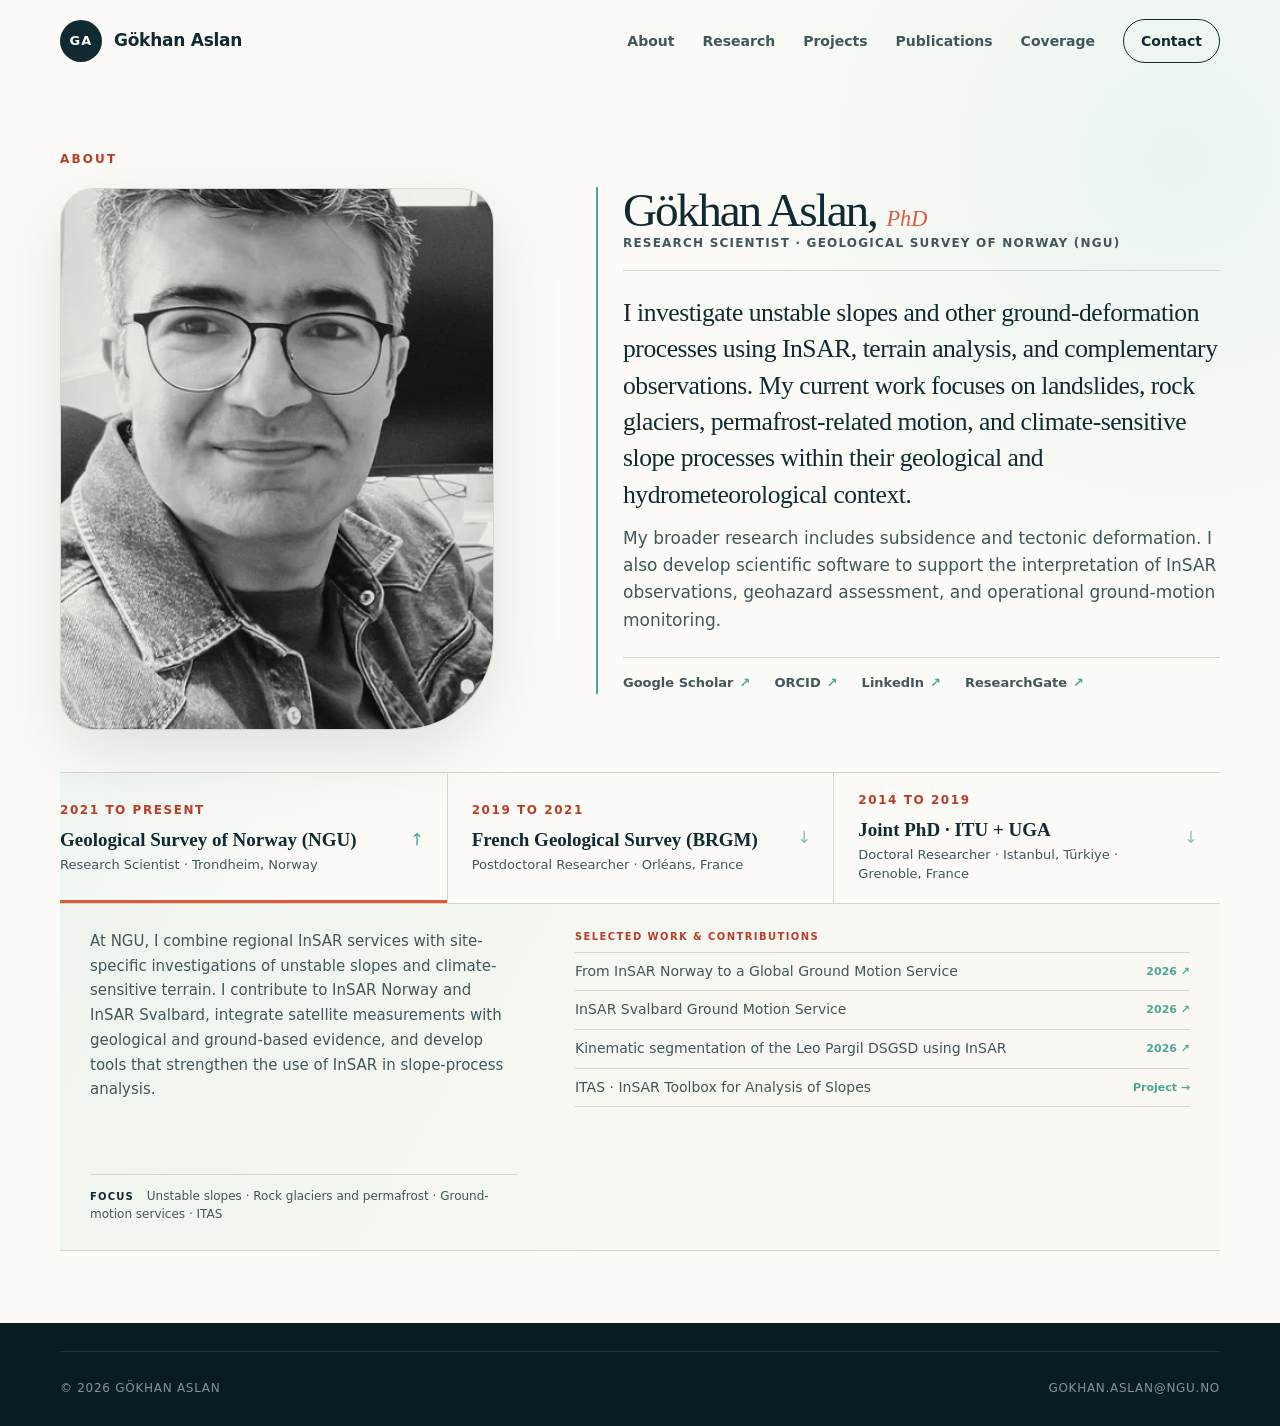
<file: index.html>
<!doctype html>
<html lang="en">
  <head>
    <meta charset="utf-8">
    <meta name="viewport" content="width=device-width, initial-scale=1">
    <meta
      name="description"
      content="Gökhan Aslan is a remote sensing and InSAR scientist working on ground deformation, landslide monitoring, terrain analysis, and reproducible geospatial workflows."
    >
    <meta name="theme-color" content="#102a30">
    <meta name="author" content="Gökhan Aslan">
    <meta property="og:type" content="website">
    <meta property="og:title" content="Gökhan Aslan | Remote Sensing &amp; InSAR Scientist">
    <meta property="og:description" content="Research on unstable slopes, ground deformation, InSAR, and reproducible scientific software.">
    <meta name="twitter:card" content="summary_large_image">
    <meta name="twitter:title" content="Gökhan Aslan | Remote Sensing &amp; InSAR Scientist">
    <meta name="twitter:description" content="Research on unstable slopes, ground deformation, InSAR, and reproducible scientific software.">
    <title>Gökhan Aslan | Remote Sensing &amp; InSAR Scientist</title>
    <link rel="icon" href="assets/favicon.ico" sizes="any">
    <link rel="apple-touch-icon" href="assets/apple-touch-icon.png">
    <link rel="stylesheet" href="styles.css?v=20260904-15">
    <script src="script.js?v=20260904-1" defer></script>
    <script type="application/ld+json">
      {
        "@context": "https://schema.org",
        "@type": "Person",
        "name": "Gökhan Aslan",
        "honorificSuffix": "PhD",
        "jobTitle": "Research Scientist",
        "affiliation": {
          "@type": "Organization",
          "name": "Geological Survey of Norway"
        },
        "sameAs": [
          "https://scholar.google.com/citations?user=bg_ePEIAAAAJ&hl=en",
          "https://orcid.org/0000-0001-9482-4382",
          "https://www.linkedin.com/in/gokhanaslan/",
          "https://www.researchgate.net/profile/Goekhan-Aslan-3"
        ],
        "knowsAbout": [
          "InSAR",
          "remote sensing",
          "unstable slopes",
          "ground deformation",
          "scientific software"
        ]
      }
    </script>
  </head>
  <body class="home-page">
    <a class="skip-link" href="#main-content">Skip to content</a>

    <header class="site-header" data-header>
      <div class="shell nav-shell">
        <a class="brand" href="#about" aria-label="Gökhan Aslan, home">
          <span class="brand-mark" aria-hidden="true">GA</span>
          <span class="brand-name">Gökhan Aslan</span>
        </a>

        <button
          class="nav-toggle"
          type="button"
          aria-expanded="false"
          aria-controls="site-navigation"
          data-nav-toggle
        >
          <span class="sr-only">Toggle navigation</span>
          <span aria-hidden="true"></span>
          <span aria-hidden="true"></span>
        </button>

        <nav id="site-navigation" class="site-nav" aria-label="Primary navigation" data-nav>
          <a href="#about">About</a>
          <a href="research.html">Research</a>
          <a href="projects.html">Projects</a>
          <a href="publications.html">Publications</a>
          <a href="media.html">Coverage</a>
          <a class="nav-contact" href="mailto:gokhan.aslan@ngu.no">Contact</a>
        </nav>
      </div>
    </header>

    <main id="main-content">
      <section id="about" class="about-section" aria-labelledby="about-title">
        <div class="shell about-editorial reveal">
          <div class="about-visual">
            <p class="section-kicker">About</p>
            <figure class="about-portrait">
              <img
                src="assets/gokhan-aslan-portrait-960.webp"
                srcset="assets/gokhan-aslan-portrait-480.webp 480w, assets/gokhan-aslan-portrait-960.webp 960w"
                sizes="(max-width: 720px) min(78vw, 420px), 315px"
                alt="Portrait of Gökhan Aslan"
                width="960"
                height="960"
                decoding="async"
                fetchpriority="high"
              >
              <figcaption class="sr-only">Portrait of Gökhan Aslan</figcaption>
            </figure>
          </div>

          <div class="about-copy">
            <header class="about-identity">
              <h1 id="about-title">Gökhan Aslan, <span>PhD</span></h1>
              <p>Research Scientist · Geological Survey of Norway (NGU)</p>
            </header>
            <p class="about-lead">I investigate unstable slopes and other ground-deformation processes using InSAR, terrain analysis, and complementary observations. My current work focuses on landslides, rock glaciers, permafrost-related motion, and climate-sensitive slope processes within their geological and hydrometeorological context.</p>
              <p>My broader research includes subsidence and tectonic deformation. I also develop scientific software to support the interpretation of InSAR observations, geohazard assessment, and operational ground-motion monitoring.</p>
            <nav class="about-profiles" aria-label="Academic and professional profiles">
              <a href="https://scholar.google.com/citations?user=bg_ePEIAAAAJ&amp;hl=en" target="_blank" rel="noopener noreferrer">Google Scholar <span aria-hidden="true">↗</span></a>
              <a href="https://orcid.org/0000-0001-9482-4382" target="_blank" rel="noopener noreferrer">ORCID <span aria-hidden="true">↗</span></a>
              <a href="https://www.linkedin.com/in/gokhanaslan/" target="_blank" rel="noopener noreferrer">LinkedIn <span aria-hidden="true">↗</span></a>
              <a href="https://www.researchgate.net/profile/Goekhan-Aslan-3" target="_blank" rel="noopener noreferrer">ResearchGate <span aria-hidden="true">↗</span></a>
            </nav>
          </div>

          <div class="career-explorer" data-career-explorer>
            <div class="career-tabs" role="tablist" aria-label="Selected career milestones">
              <button id="career-tab-ngu" class="career-tab" type="button" role="tab" aria-selected="true" aria-controls="career-panel-ngu" tabindex="0" data-career-tab="ngu">
                <time datetime="2021">2021 to present</time>
                <strong>Geological Survey of Norway (NGU)</strong>
                <span>Research Scientist · Trondheim, Norway</span>
                <i aria-hidden="true">↓</i>
              </button>
              <button id="career-tab-brgm" class="career-tab" type="button" role="tab" aria-selected="false" aria-controls="career-panel-brgm" tabindex="-1" data-career-tab="brgm">
                <time datetime="2019">2019 to 2021</time>
                <strong>French Geological Survey (BRGM)</strong>
                <span>Postdoctoral Researcher · Orléans, France</span>
                <i aria-hidden="true">↓</i>
              </button>
              <button id="career-tab-phd" class="career-tab" type="button" role="tab" aria-selected="false" aria-controls="career-panel-phd" tabindex="-1" data-career-tab="phd">
                <time>2014 to 2019</time>
                <strong>Joint PhD · ITU + UGA</strong>
                <span>Doctoral Researcher · Istanbul, Türkiye · Grenoble, France</span>
                <i aria-hidden="true">↓</i>
              </button>
            </div>

            <div class="career-panels">
              <article id="career-panel-ngu" class="career-panel" role="tabpanel" aria-labelledby="career-tab-ngu" data-career-panel="ngu">
                <div>
                  <p>At NGU, I combine regional InSAR services with site-specific investigations of unstable slopes and climate-sensitive terrain. I contribute to InSAR Norway and InSAR Svalbard, integrate satellite measurements with geological and ground-based evidence, and develop tools that strengthen the use of InSAR in slope-process analysis.</p>
                  <small><b>Focus</b> Unstable slopes · Rock glaciers and permafrost · Ground-motion services · ITAS</small>
                  <div class="career-work">
                    <h4>Selected work &amp; contributions</h4>
                    <ul>
                      <li><a href="https://doi.org/10.5194/isprs-archives-XLIX-B3-2026-1457-2026" target="_blank" rel="noopener noreferrer"><span>From InSAR Norway to a Global Ground Motion Service</span><b>2026 ↗</b></a></li>
                      <li><a href="https://doi.org/10.5194/egusphere-2026-2189" target="_blank" rel="noopener noreferrer"><span>InSAR Svalbard Ground Motion Service</span><b>2026 ↗</b></a></li>
                      <li><a href="https://doi.org/10.1016/j.geomorph.2026.110248" target="_blank" rel="noopener noreferrer"><span>Kinematic segmentation of the Leo Pargil DSGSD using InSAR</span><b>2026 ↗</b></a></li>
                      <li><a href="itas.html"><span>ITAS · InSAR Toolbox for Analysis of Slopes</span><b>Project →</b></a></li>
                    </ul>
                  </div>
                </div>
              </article>

              <article id="career-panel-brgm" class="career-panel" role="tabpanel" aria-labelledby="career-tab-brgm" data-career-panel="brgm" hidden>
                <div>
                  <p>My postdoctoral research focused on systematic landslide mapping and monitoring across the European Alps and Pyrenees using persistent-scatterer interferometry and satellite radar time series.</p>
                  <small><b>Focus</b> InSAR time series · Landslide inventories · Alps &amp; Pyrenees</small>
                  <div class="career-work">
                    <h4>Selected work</h4>
                    <ul>
                      <li><a href="https://doi.org/10.3390/rs12081305" target="_blank" rel="noopener noreferrer"><span>Landslide mapping and monitoring using PSI in the French Alps</span><b>2020 ↗</b></a></li>
                      <li><a href="https://doi.org/10.1038/s41598-021-89899-6" target="_blank" rel="noopener noreferrer"><span>Transient motion of the largest landslide on Earth</span><b>2021 ↗</b></a></li>
                      <li><a href="https://doi.org/10.55730/1300-0985.1876" target="_blank" rel="noopener noreferrer"><span>Dynamics of a giant slow landslide complex along the Aral Sea</span><b>2023 ↗</b></a></li>
                    </ul>
                  </div>
                </div>
              </article>

              <article id="career-panel-phd" class="career-panel" role="tabpanel" aria-labelledby="career-tab-phd" data-career-panel="phd" hidden>
                <div>
                  <p>During my joint PhD, I conducted research at the Eurasia Institute of Earth Sciences, Istanbul Technical University, and at ISTerre, Université Grenoble Alpes. I combined high-resolution InSAR and GNSS observations to investigate ground deformation in northwestern Türkiye, with a focus on aseismic fault creep and land subsidence.</p>
                  <small><b>Focus</b> High-resolution InSAR · GNSS · Fault creep · Land subsidence</small>
                  <div class="career-work">
                    <h4>Selected doctoral work</h4>
                    <ul>
                      <li><a href="https://doi.org/10.1029/2018JB017022" target="_blank" rel="noopener noreferrer"><span>Shallow creep along the 1999 İzmit earthquake rupture</span><b>2019 ↗</b></a></li>
                      <li><a href="https://doi.org/10.3390/rs10030408" target="_blank" rel="noopener noreferrer"><span>Long-term secular ground motions in Istanbul, 1992–2017</span><b>2018 ↗</b></a></li>
                      <li><a href="https://doi.org/10.3390/rs11010085" target="_blank" rel="noopener noreferrer"><span>Subsidence in the Bursa Plain using Sentinel-1 data</span><b>2019 ↗</b></a></li>
                      <li><a href="https://acikbilim.yok.gov.tr/handle/20.500.12812/127221" target="_blank" rel="noopener noreferrer"><span>Doctoral thesis · Surface deformation in northwest Türkiye</span><b>Thesis ↗</b></a></li>
                    </ul>
                  </div>
                </div>
              </article>
            </div>
          </div>
        </div>
      </section>

    </main>

    <footer class="site-footer">
      <div class="shell footer-layout">
        <span>© <span data-year>2026</span> Gökhan Aslan</span>
        <a href="mailto:gokhan.aslan@ngu.no">gokhan.aslan@ngu.no</a>
      </div>
    </footer>
  </body>
</html>
</file>
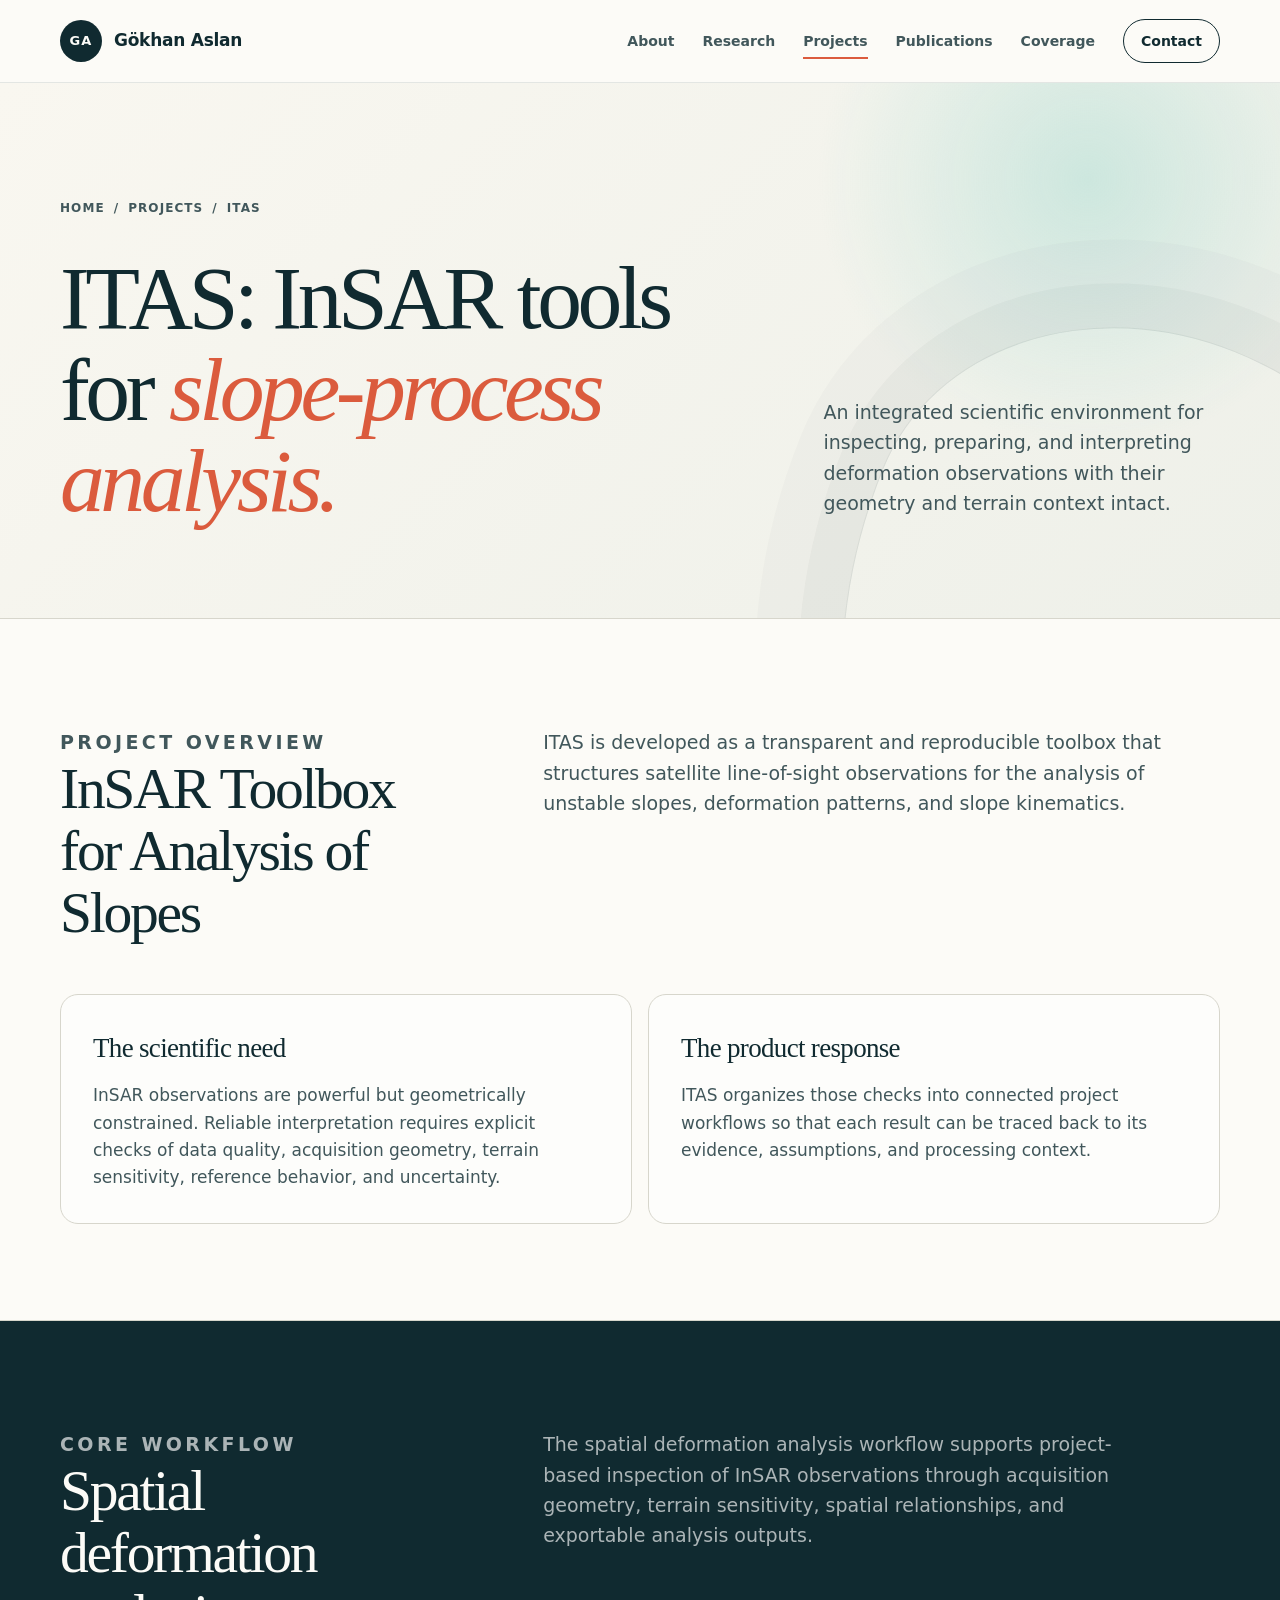
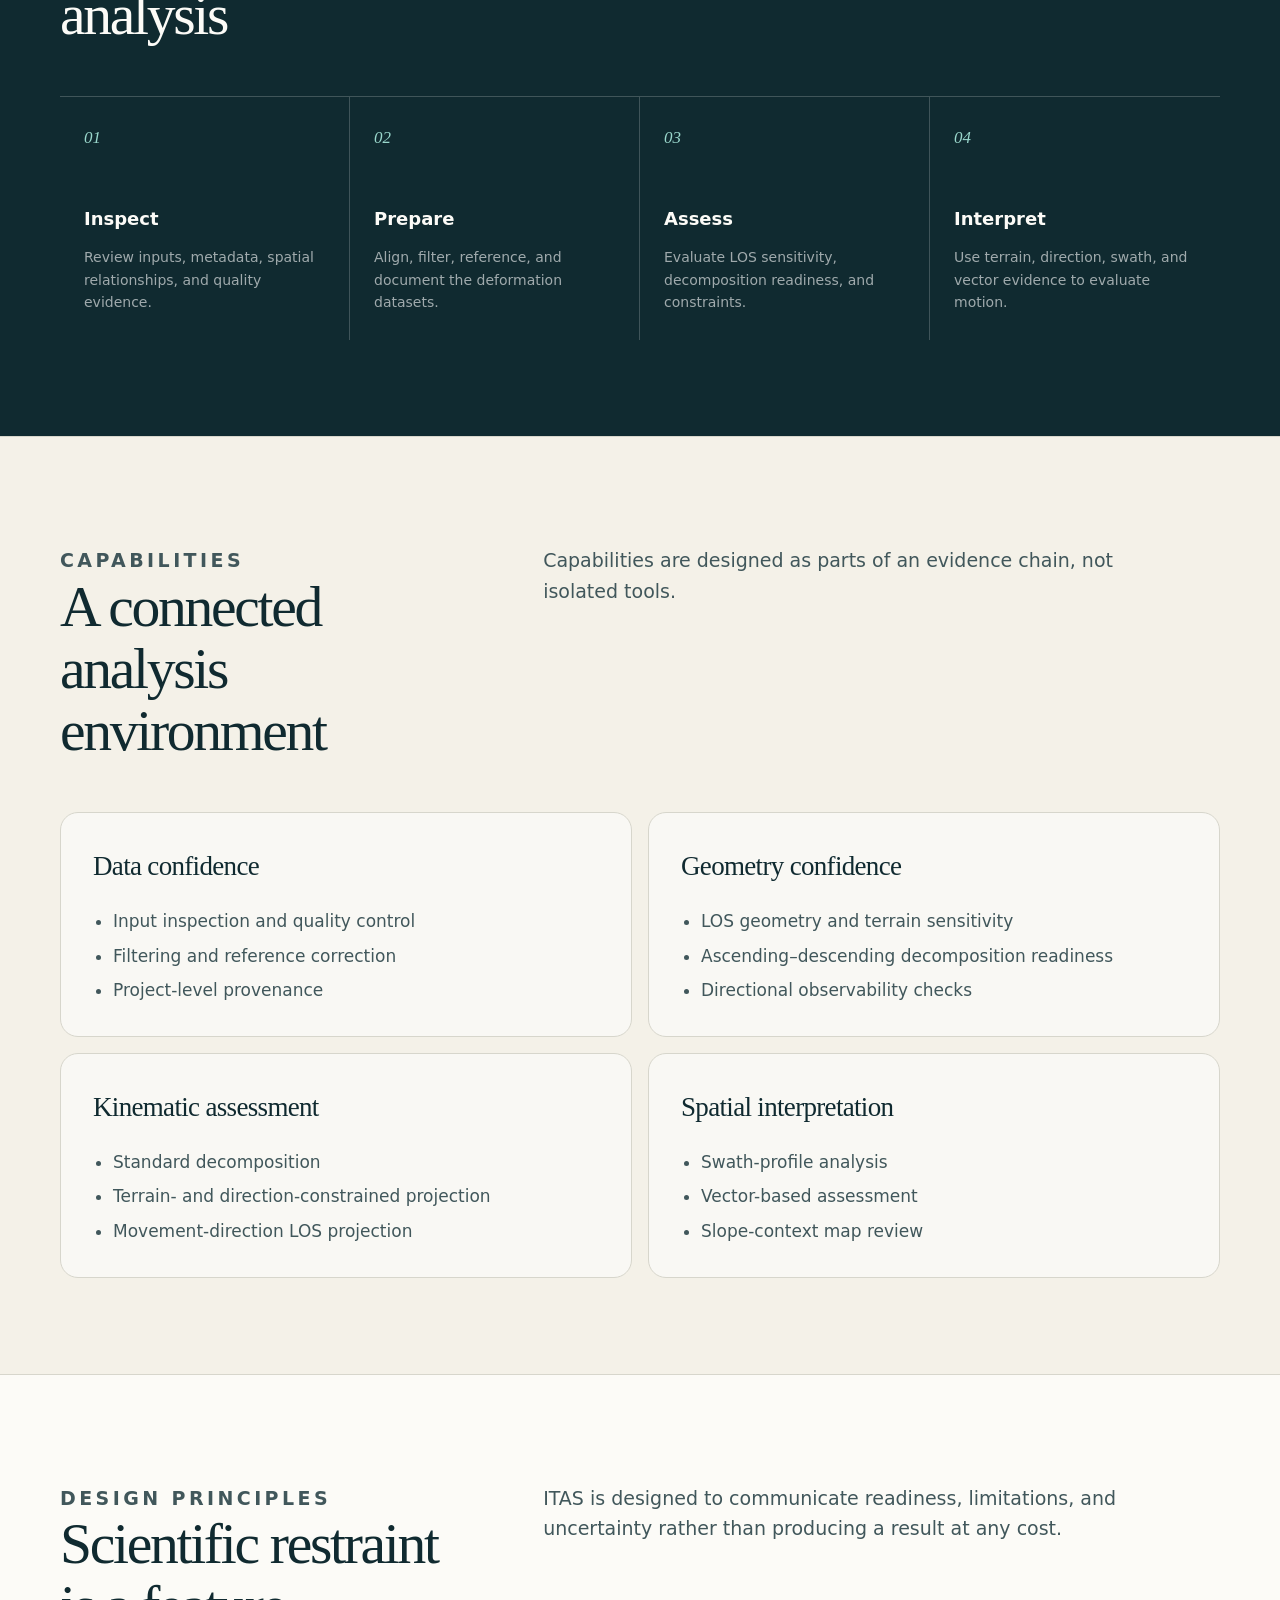
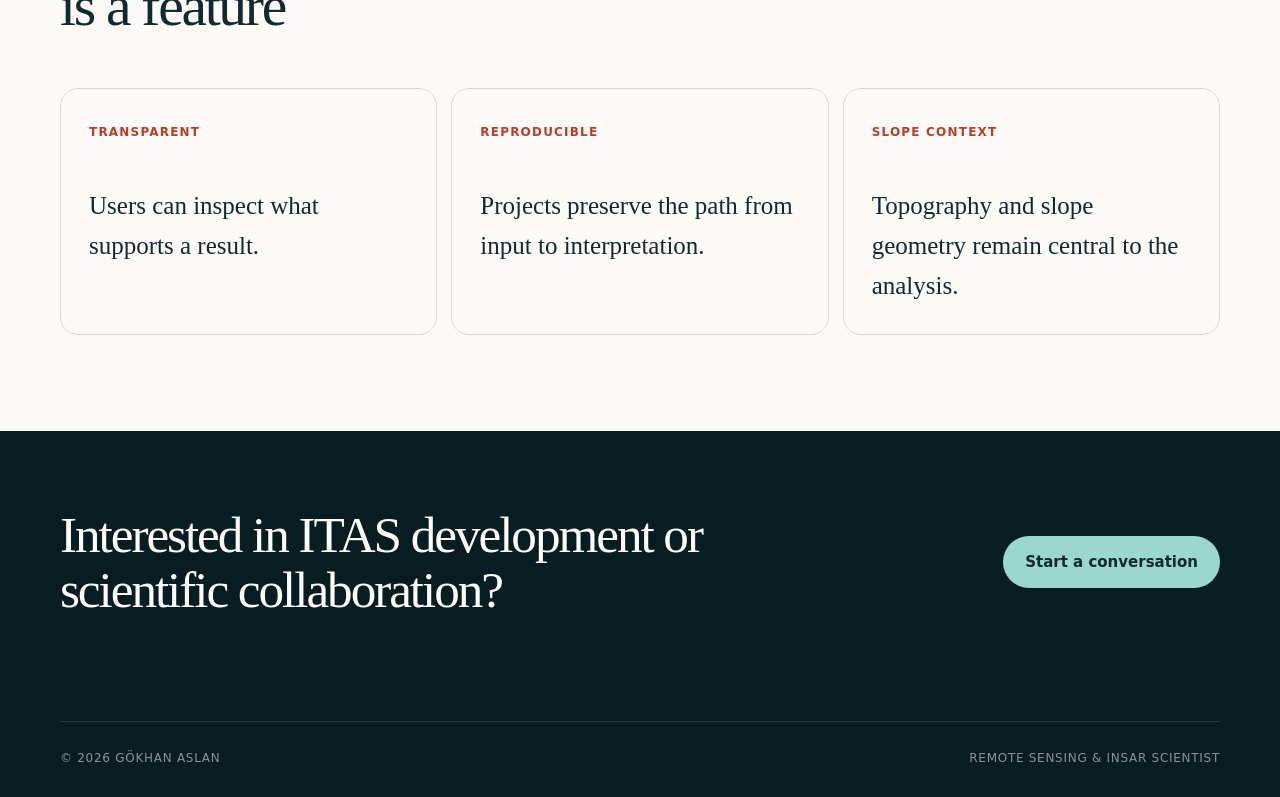
<file: itas.html>
<!doctype html>
<html lang="en">
  <head>
    <meta charset="utf-8">
    <meta name="viewport" content="width=device-width, initial-scale=1">
    <meta name="description" content="ITAS is a scientific toolbox for effective, structured, and reproducible use of InSAR in slope-process investigations.">
    <meta name="theme-color" content="#102a30">
    <meta name="author" content="Gökhan Aslan">
    <meta property="og:type" content="website">
    <meta property="og:title" content="ITAS Project | Gökhan Aslan">
    <meta property="og:description" content="A scientific toolbox for structured, reproducible use of InSAR observations in slope-process investigations.">
    <meta name="twitter:card" content="summary_large_image">
    <title>ITAS Project | Gökhan Aslan</title>
    <link rel="icon" href="assets/favicon.ico" sizes="any">
    <link rel="apple-touch-icon" href="assets/apple-touch-icon.png">
    <link rel="stylesheet" href="styles.css?v=20260904-9">
    <script src="script.js?v=20260831-1" defer></script>
  </head>
  <body class="interior-page">
    <a class="skip-link" href="#main-content">Skip to content</a>
    <header class="site-header" data-header>
      <div class="shell nav-shell">
        <a class="brand" href="index.html" aria-label="Gökhan Aslan, home"><span class="brand-mark" aria-hidden="true">GA</span><span class="brand-name">Gökhan Aslan</span></a>
        <button class="nav-toggle" type="button" aria-expanded="false" aria-controls="site-navigation" data-nav-toggle><span class="sr-only">Toggle navigation</span><span aria-hidden="true"></span><span aria-hidden="true"></span></button>
        <nav id="site-navigation" class="site-nav" aria-label="Primary navigation" data-nav>
          <a href="index.html#about">About</a><a href="research.html">Research</a><a href="projects.html" aria-current="page">Projects</a><a href="publications.html">Publications</a><a href="media.html">Coverage</a><a class="nav-contact" href="mailto:gokhan.aslan@ngu.no">Contact</a>
        </nav>
      </div>
    </header>

    <main id="main-content">
      <section class="page-hero" aria-labelledby="page-title">
        <div class="shell">
          <div class="breadcrumb"><a href="index.html">Home</a><span aria-hidden="true">/</span><a href="projects.html">Projects</a><span aria-hidden="true">/</span><span>ITAS</span></div>
          <div class="page-hero-grid">
            <h1 id="page-title">ITAS: InSAR tools for <em>slope-process analysis.</em></h1>
            <p class="page-summary">An integrated scientific environment for inspecting, preparing, and interpreting deformation observations with their geometry and terrain context intact.</p>
          </div>
        </div>
      </section>

      <section class="content-section" aria-labelledby="overview-title">
        <div class="shell">
          <div class="content-heading reveal"><div><p class="section-kicker">Project overview</p><h2 id="overview-title">InSAR Toolbox for Analysis of Slopes</h2></div><p>ITAS is developed as a transparent and reproducible toolbox that structures satellite line-of-sight observations for the analysis of unstable slopes, deformation patterns, and slope kinematics.</p></div>
          <div class="detail-grid">
            <article class="detail-card reveal"><h3>The scientific need</h3><p>InSAR observations are powerful but geometrically constrained. Reliable interpretation requires explicit checks of data quality, acquisition geometry, terrain sensitivity, reference behavior, and uncertainty.</p></article>
            <article class="detail-card reveal"><h3>The product response</h3><p>ITAS organizes those checks into connected project workflows so that each result can be traced back to its evidence, assumptions, and processing context.</p></article>
          </div>
        </div>
      </section>

      <section class="content-section content-section-dark" aria-labelledby="workflow-title">
        <div class="shell">
          <div class="content-heading reveal"><div><p class="section-kicker section-kicker-on-dark">Core workflow</p><h2 id="workflow-title">Spatial deformation analysis</h2></div><p>The spatial deformation analysis workflow supports project-based inspection of InSAR observations through acquisition geometry, terrain sensitivity, spatial relationships, and exportable analysis outputs.</p></div>
          <div class="process-list reveal">
            <article class="process-step"><span>01</span><h3>Inspect</h3><p>Review inputs, metadata, spatial relationships, and quality evidence.</p></article>
            <article class="process-step"><span>02</span><h3>Prepare</h3><p>Align, filter, reference, and document the deformation datasets.</p></article>
            <article class="process-step"><span>03</span><h3>Assess</h3><p>Evaluate LOS sensitivity, decomposition readiness, and constraints.</p></article>
            <article class="process-step"><span>04</span><h3>Interpret</h3><p>Use terrain, direction, swath, and vector evidence to evaluate motion.</p></article>
          </div>
        </div>
      </section>

      <section class="content-section content-section-paper" aria-labelledby="capabilities-title">
        <div class="shell">
          <div class="content-heading reveal"><div><p class="section-kicker">Capabilities</p><h2 id="capabilities-title">A connected analysis environment</h2></div><p>Capabilities are designed as parts of an evidence chain, not isolated tools.</p></div>
          <div class="detail-grid">
            <article class="detail-card reveal"><h3>Data confidence</h3><ul><li>Input inspection and quality control</li><li>Filtering and reference correction</li><li>Project-level provenance</li></ul></article>
            <article class="detail-card reveal"><h3>Geometry confidence</h3><ul><li>LOS geometry and terrain sensitivity</li><li>Ascending–descending decomposition readiness</li><li>Directional observability checks</li></ul></article>
            <article class="detail-card reveal"><h3>Kinematic assessment</h3><ul><li>Standard decomposition</li><li>Terrain- and direction-constrained projection</li><li>Movement-direction LOS projection</li></ul></article>
            <article class="detail-card reveal"><h3>Spatial interpretation</h3><ul><li>Swath-profile analysis</li><li>Vector-based assessment</li><li>Slope-context map review</li></ul></article>
          </div>
        </div>
      </section>

      <section class="content-section" aria-labelledby="principles-title">
        <div class="shell">
          <div class="content-heading reveal"><div><p class="section-kicker">Design principles</p><h2 id="principles-title">Scientific restraint is a feature</h2></div><p>ITAS is designed to communicate readiness, limitations, and uncertainty rather than producing a result at any cost.</p></div>
          <div class="theme-list">
            <article class="theme-item reveal"><span>Transparent</span><h3>Users can inspect what supports a result.</h3></article>
            <article class="theme-item reveal"><span>Reproducible</span><h3>Projects preserve the path from input to interpretation.</h3></article>
            <article class="theme-item reveal"><span>Slope context</span><h3>Topography and slope geometry remain central to the analysis.</h3></article>
          </div>
        </div>
      </section>
    </main>

    <section class="page-cta" aria-labelledby="cta-title"><div class="shell page-cta-layout"><h2 id="cta-title">Interested in ITAS development or scientific collaboration?</h2><a class="button" href="mailto:gokhan.aslan@ngu.no">Start a conversation</a></div></section>
    <footer class="site-footer"><div class="shell footer-layout"><span>© <span data-year>2026</span> Gökhan Aslan</span><span>Remote Sensing &amp; InSAR Scientist</span></div></footer>
  </body>
</html>
</file>
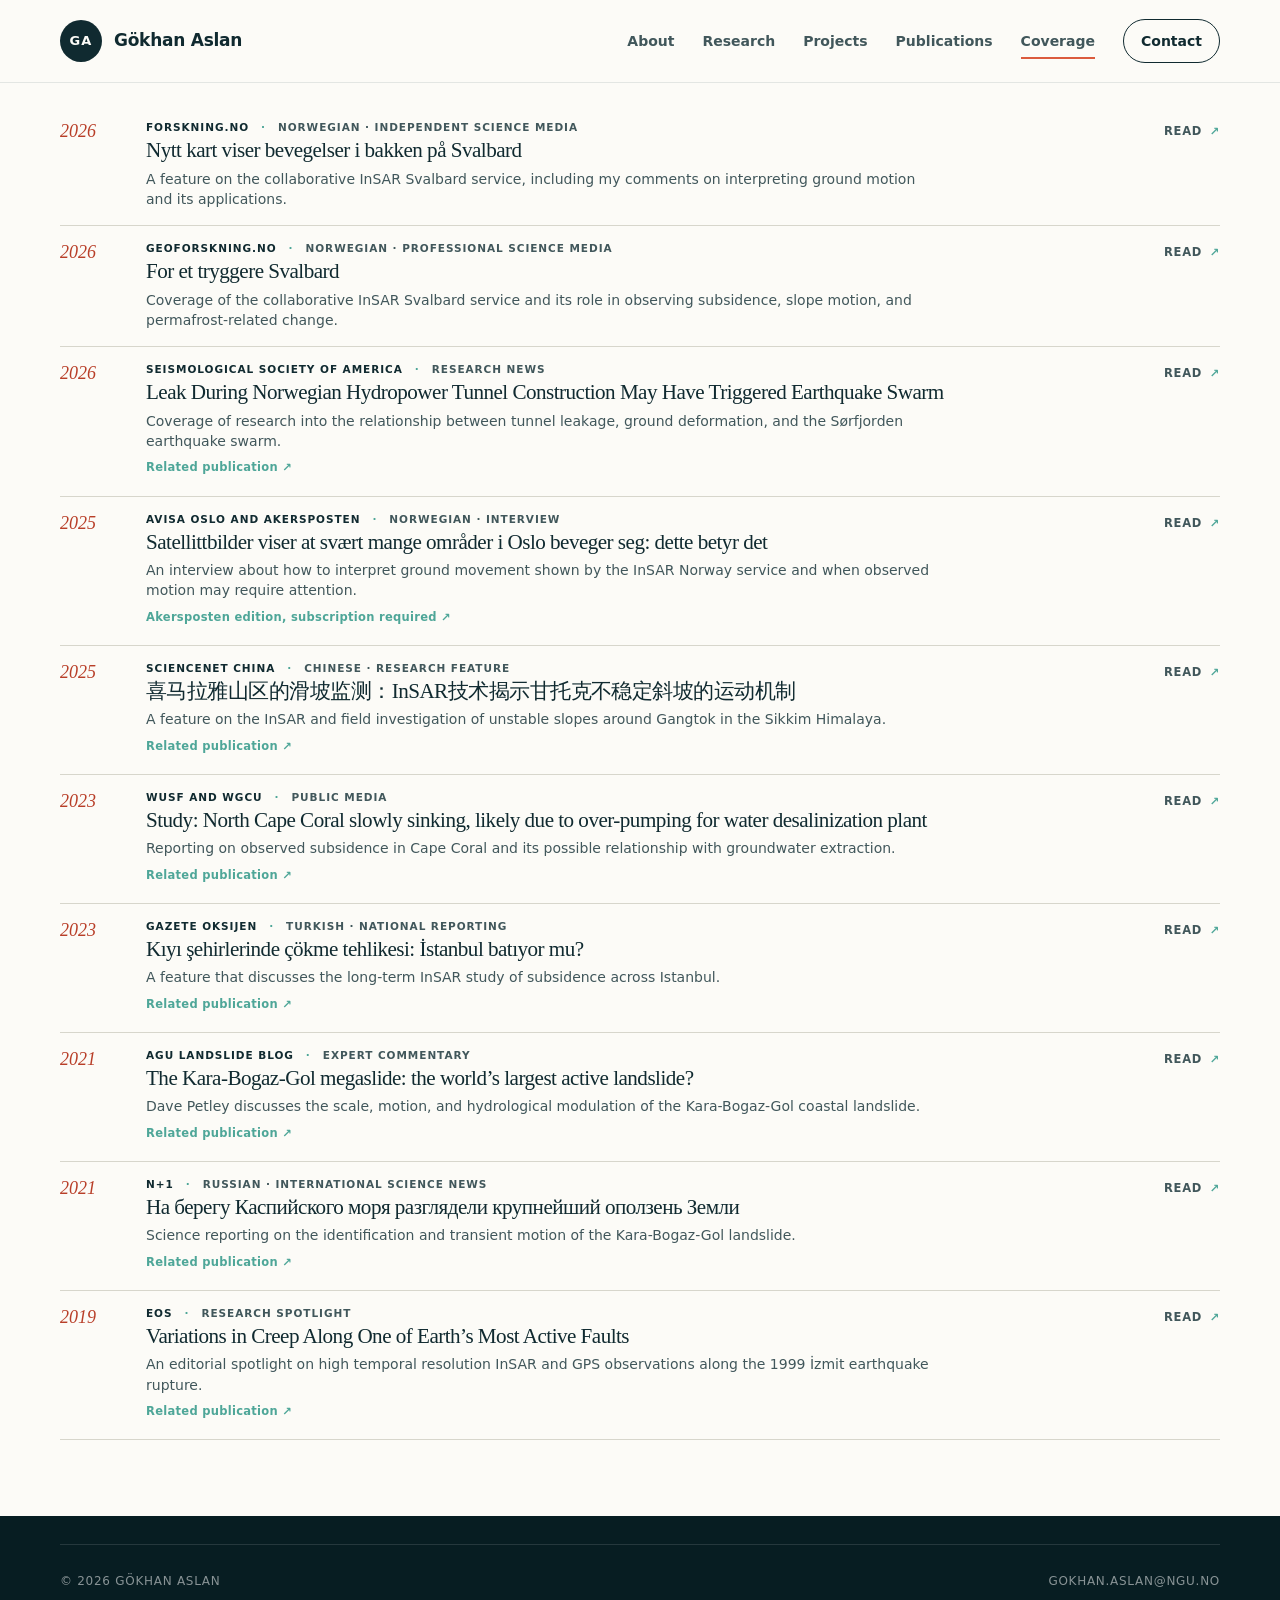
<file: media.html>
<!doctype html>
<html lang="en">
  <head>
    <meta charset="utf-8">
    <meta name="viewport" content="width=device-width, initial-scale=1">
    <meta name="description" content="Selected independent and professional coverage of research by Gökhan Aslan.">
    <meta name="theme-color" content="#102a30">
    <meta name="author" content="Gökhan Aslan">
    <meta property="og:type" content="website">
    <meta property="og:title" content="Selected Coverage | Gökhan Aslan">
    <meta property="og:description" content="A concise selection of independent and professional coverage connected to Gökhan Aslan's research.">
    <meta name="twitter:card" content="summary_large_image">
    <title>Selected Coverage | Gökhan Aslan</title>
    <link rel="icon" href="assets/favicon.ico" sizes="any">
    <link rel="apple-touch-icon" href="assets/apple-touch-icon.png">
    <link rel="stylesheet" href="styles.css?v=20260904-12">
    <script src="script.js?v=20260831-1" defer></script>
  </head>
  <body class="interior-page coverage-page">
    <a class="skip-link" href="#main-content">Skip to content</a>

    <header class="site-header" data-header>
      <div class="shell nav-shell">
        <a class="brand" href="index.html" aria-label="Gökhan Aslan, home">
          <span class="brand-mark" aria-hidden="true">GA</span><span class="brand-name">Gökhan Aslan</span>
        </a>
        <button class="nav-toggle" type="button" aria-expanded="false" aria-controls="site-navigation" data-nav-toggle>
          <span class="sr-only">Toggle navigation</span><span aria-hidden="true"></span><span aria-hidden="true"></span>
        </button>
        <nav id="site-navigation" class="site-nav" aria-label="Primary navigation" data-nav>
          <a href="index.html#about">About</a>
          <a href="research.html">Research</a>
          <a href="projects.html">Projects</a>
          <a href="publications.html">Publications</a>
          <a href="media.html" aria-current="page">Coverage</a>
          <a class="nav-contact" href="mailto:gokhan.aslan@ngu.no">Contact</a>
        </nav>
      </div>
    </header>

    <main id="main-content">
      <section class="selected-coverage" aria-labelledby="coverage-page-title">
        <div class="shell">
          <h1 id="coverage-page-title" class="sr-only">Selected research coverage</h1>

          <div class="selected-coverage-list">
            <article class="selected-coverage-entry">
              <time datetime="2026">2026</time>
              <div class="selected-coverage-main">
                <p class="selected-coverage-source">Forskning.no <span>Norwegian · Independent science media</span></p>
                <h2><a href="https://www.forskning.no/a/2616532" target="_blank" rel="noopener noreferrer">Nytt kart viser bevegelser i bakken på Svalbard</a></h2>
                <p>A feature on the collaborative InSAR Svalbard service, including my comments on interpreting ground motion and its applications.</p>
              </div>
              <a class="selected-coverage-open" href="https://www.forskning.no/a/2616532" target="_blank" rel="noopener noreferrer" aria-label="Read the Forskning.no feature">Read <span aria-hidden="true">↗</span></a>
            </article>

            <article class="selected-coverage-entry">
              <time datetime="2026-02-05">2026</time>
              <div class="selected-coverage-main">
                <p class="selected-coverage-source">Geoforskning.no <span>Norwegian · Professional science media</span></p>
                <h2><a href="https://geoforskning.no/for-et-tryggere-svalbard/" target="_blank" rel="noopener noreferrer">For et tryggere Svalbard</a></h2>
                <p>Coverage of the collaborative InSAR Svalbard service and its role in observing subsidence, slope motion, and permafrost-related change.</p>
              </div>
              <a class="selected-coverage-open" href="https://geoforskning.no/for-et-tryggere-svalbard/" target="_blank" rel="noopener noreferrer" aria-label="Read the Geoforskning.no feature">Read <span aria-hidden="true">↗</span></a>
            </article>

            <article class="selected-coverage-entry">
              <time datetime="2026-02-23">2026</time>
              <div class="selected-coverage-main">
                <p class="selected-coverage-source">Seismological Society of America <span>Research news</span></p>
                <h2><a href="https://www.seismosoc.org/news/leak-during-norwegian-hydropower-tunnel-construction-may-have-triggered-earthquake-swarm/" target="_blank" rel="noopener noreferrer">Leak During Norwegian Hydropower Tunnel Construction May Have Triggered Earthquake Swarm</a></h2>
                <p>Coverage of research into the relationship between tunnel leakage, ground deformation, and the Sørfjorden earthquake swarm.</p>
                <a class="selected-coverage-research" href="https://doi.org/10.1785/0320250045" target="_blank" rel="noopener noreferrer">Related publication ↗</a>
              </div>
              <a class="selected-coverage-open" href="https://www.seismosoc.org/news/leak-during-norwegian-hydropower-tunnel-construction-may-have-triggered-earthquake-swarm/" target="_blank" rel="noopener noreferrer" aria-label="Read the Seismological Society of America feature">Read <span aria-hidden="true">↗</span></a>
            </article>

            <article class="selected-coverage-entry">
              <time datetime="2025-11-02">2025</time>
              <div class="selected-coverage-main">
                <p class="selected-coverage-source">Avisa Oslo and Akersposten <span>Norwegian · Interview</span></p>
                <h2><a href="https://www.ao.no/satellittbilder-viser-at-svart-mange-omrader-i-oslo-beveger-seg-dette-betyr-det/s/5-128-1183240" target="_blank" rel="noopener noreferrer">Satellittbilder viser at svært mange områder i Oslo beveger seg: dette betyr det</a></h2>
                <p>An interview about how to interpret ground movement shown by the InSAR Norway service and when observed motion may require attention.</p>
                <a class="selected-coverage-research" href="https://www.akersposten.no/satellittbilder-viser-at-svart-mange-omrader-i-oslo-beveger-seg-dette-betyr-det/s/5-142-289974" target="_blank" rel="noopener noreferrer">Akersposten edition, subscription required ↗</a>
              </div>
              <a class="selected-coverage-open" href="https://www.ao.no/satellittbilder-viser-at-svart-mange-omrader-i-oslo-beveger-seg-dette-betyr-det/s/5-128-1183240" target="_blank" rel="noopener noreferrer" aria-label="Read the Avisa Oslo interview">Read <span aria-hidden="true">↗</span></a>
            </article>

            <article class="selected-coverage-entry">
              <time datetime="2025-09-30">2025</time>
              <div class="selected-coverage-main">
                <p class="selected-coverage-source">ScienceNet China <span>Chinese · Research feature</span></p>
                <h2><a lang="zh" href="https://news.sciencenet.cn/htmlpaper/2025/9/20259301357514140585.shtm" target="_blank" rel="noopener noreferrer">喜马拉雅山区的滑坡监测：InSAR技术揭示甘托克不稳定斜坡的运动机制</a></h2>
                <p>A feature on the InSAR and field investigation of unstable slopes around Gangtok in the Sikkim Himalaya.</p>
                <a class="selected-coverage-research" href="https://doi.org/10.3390/geohazards4010003" target="_blank" rel="noopener noreferrer">Related publication ↗</a>
              </div>
              <a class="selected-coverage-open" href="https://news.sciencenet.cn/htmlpaper/2025/9/20259301357514140585.shtm" target="_blank" rel="noopener noreferrer" aria-label="Read the ScienceNet China feature">Read <span aria-hidden="true">↗</span></a>
            </article>

            <article class="selected-coverage-entry">
              <time datetime="2023-12-18">2023</time>
              <div class="selected-coverage-main">
                <p class="selected-coverage-source">WUSF and WGCU <span>Public media</span></p>
                <h2><a href="https://www.wusf.org/environment/2023-12-18/north-cape-coral-sinking-likely-over-pumping-water-desalinization-plant" target="_blank" rel="noopener noreferrer">Study: North Cape Coral slowly sinking, likely due to over-pumping for water desalinization plant</a></h2>
                <p>Reporting on observed subsidence in Cape Coral and its possible relationship with groundwater extraction.</p>
                <a class="selected-coverage-research" href="https://doi.org/10.1016/j.srs.2023.100077" target="_blank" rel="noopener noreferrer">Related publication ↗</a>
              </div>
              <a class="selected-coverage-open" href="https://www.wusf.org/environment/2023-12-18/north-cape-coral-sinking-likely-over-pumping-water-desalinization-plant" target="_blank" rel="noopener noreferrer" aria-label="Read the WUSF and WGCU report">Read <span aria-hidden="true">↗</span></a>
            </article>

            <article class="selected-coverage-entry">
              <time datetime="2023-05-27">2023</time>
              <div class="selected-coverage-main">
                <p class="selected-coverage-source">Gazete Oksijen <span>Turkish · National reporting</span></p>
                <h2><a lang="tr" href="https://gazeteoksijen.com/turkiye/kiyi-sehirlerinde-cokme-tehlikesi-istanbul-batiyor-mu-179668" target="_blank" rel="noopener noreferrer">Kıyı şehirlerinde çökme tehlikesi: İstanbul batıyor mu?</a></h2>
                <p>A feature that discusses the long-term InSAR study of subsidence across Istanbul.</p>
                <a class="selected-coverage-research" href="https://doi.org/10.3390/rs10030408" target="_blank" rel="noopener noreferrer">Related publication ↗</a>
              </div>
              <a class="selected-coverage-open" href="https://gazeteoksijen.com/turkiye/kiyi-sehirlerinde-cokme-tehlikesi-istanbul-batiyor-mu-179668" target="_blank" rel="noopener noreferrer" aria-label="Read the Gazete Oksijen feature">Read <span aria-hidden="true">↗</span></a>
            </article>

            <article class="selected-coverage-entry">
              <time datetime="2021-05-18">2021</time>
              <div class="selected-coverage-main">
                <p class="selected-coverage-source">AGU Landslide Blog <span>Expert commentary</span></p>
                <h2><a href="https://blogs.agu.org/landslideblog/2021/05/18/kara-bogaz-gol-megaslide-1/" target="_blank" rel="noopener noreferrer">The Kara-Bogaz-Gol megaslide: the world’s largest active landslide?</a></h2>
                <p>Dave Petley discusses the scale, motion, and hydrological modulation of the Kara-Bogaz-Gol coastal landslide.</p>
                <a class="selected-coverage-research" href="https://doi.org/10.1038/s41598-021-89899-6" target="_blank" rel="noopener noreferrer">Related publication ↗</a>
              </div>
              <a class="selected-coverage-open" href="https://blogs.agu.org/landslideblog/2021/05/18/kara-bogaz-gol-megaslide-1/" target="_blank" rel="noopener noreferrer" aria-label="Read the AGU Landslide Blog feature">Read <span aria-hidden="true">↗</span></a>
            </article>

            <article class="selected-coverage-entry">
              <time datetime="2021-06-01">2021</time>
              <div class="selected-coverage-main">
                <p class="selected-coverage-source">N+1 <span>Russian · International science news</span></p>
                <h2><a lang="ru" href="https://nplus1.ru/news/2021/06/01/caspian-landslide" target="_blank" rel="noopener noreferrer">На берегу Каспийского моря разглядели крупнейший оползень Земли</a></h2>
                <p>Science reporting on the identification and transient motion of the Kara-Bogaz-Gol landslide.</p>
                <a class="selected-coverage-research" href="https://doi.org/10.1038/s41598-021-89899-6" target="_blank" rel="noopener noreferrer">Related publication ↗</a>
              </div>
              <a class="selected-coverage-open" href="https://nplus1.ru/news/2021/06/01/caspian-landslide" target="_blank" rel="noopener noreferrer" aria-label="Read the N+1 report">Read <span aria-hidden="true">↗</span></a>
            </article>

            <article class="selected-coverage-entry">
              <time datetime="2019-06-06">2019</time>
              <div class="selected-coverage-main">
                <p class="selected-coverage-source">Eos <span>Research spotlight</span></p>
                <h2><a href="https://eos.org/research-spotlights/variations-in-creep-along-one-of-earths-most-active-faults" target="_blank" rel="noopener noreferrer">Variations in Creep Along One of Earth’s Most Active Faults</a></h2>
                <p>An editorial spotlight on high temporal resolution InSAR and GPS observations along the 1999 İzmit earthquake rupture.</p>
                <a class="selected-coverage-research" href="https://doi.org/10.1029/2018JB017022" target="_blank" rel="noopener noreferrer">Related publication ↗</a>
              </div>
              <a class="selected-coverage-open" href="https://eos.org/research-spotlights/variations-in-creep-along-one-of-earths-most-active-faults" target="_blank" rel="noopener noreferrer" aria-label="Read the Eos research spotlight">Read <span aria-hidden="true">↗</span></a>
            </article>
          </div>
        </div>
      </section>
    </main>

    <footer class="site-footer">
      <div class="shell footer-layout"><span>© <span data-year>2026</span> Gökhan Aslan</span><a href="mailto:gokhan.aslan@ngu.no">gokhan.aslan@ngu.no</a></div>
    </footer>
  </body>
</html>
</file>
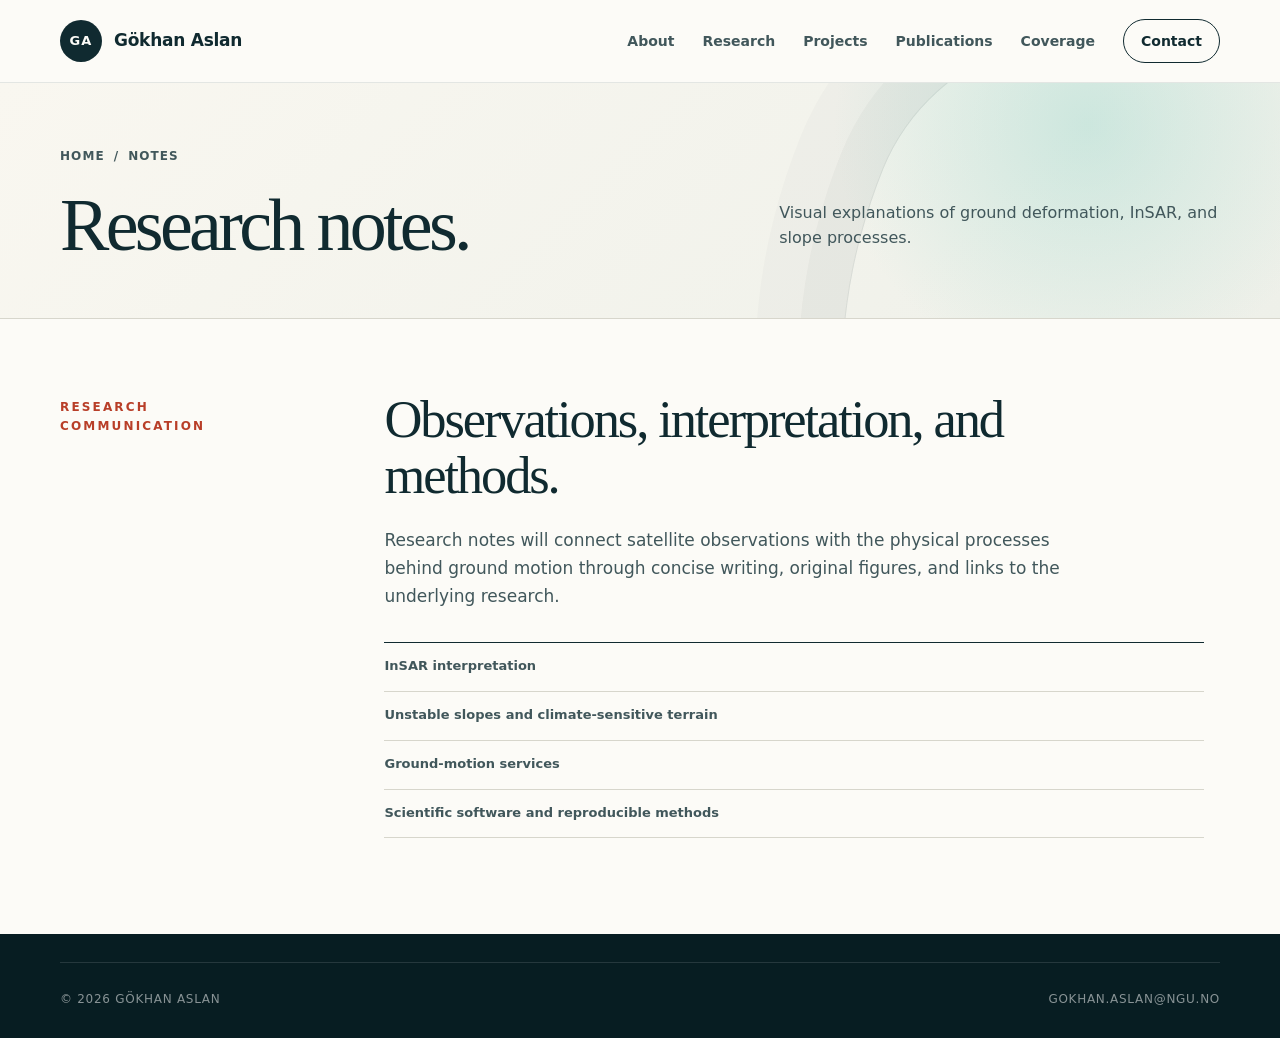
<file: notes.html>
<!doctype html>
<html lang="en">
  <head>
    <meta charset="utf-8">
    <meta name="viewport" content="width=device-width, initial-scale=1">
    <meta name="description" content="Research notes by Gökhan Aslan on InSAR interpretation, ground deformation, slope processes, and scientific software.">
    <meta name="theme-color" content="#102a30">
    <meta name="author" content="Gökhan Aslan">
    <meta name="robots" content="noindex, nofollow">
    <title>Research Notes | Gökhan Aslan</title>
    <link rel="icon" href="assets/favicon.ico" sizes="any">
    <link rel="apple-touch-icon" href="assets/apple-touch-icon.png">
    <link rel="stylesheet" href="styles.css?v=20260904-9">
    <script src="script.js?v=20260831-1" defer></script>
  </head>
  <body class="interior-page notes-page">
    <a class="skip-link" href="#main-content">Skip to content</a>

    <header class="site-header" data-header>
      <div class="shell nav-shell">
        <a class="brand" href="index.html" aria-label="Gökhan Aslan, home"><span class="brand-mark" aria-hidden="true">GA</span><span class="brand-name">Gökhan Aslan</span></a>
        <button class="nav-toggle" type="button" aria-expanded="false" aria-controls="site-navigation" data-nav-toggle><span class="sr-only">Toggle navigation</span><span aria-hidden="true"></span><span aria-hidden="true"></span></button>
        <nav id="site-navigation" class="site-nav" aria-label="Primary navigation" data-nav>
          <a href="index.html#about">About</a><a href="research.html">Research</a><a href="projects.html">Projects</a><a href="publications.html">Publications</a><a href="media.html">Coverage</a><a class="nav-contact" href="mailto:gokhan.aslan@ngu.no">Contact</a>
        </nav>
      </div>
    </header>

    <main id="main-content">
      <section class="page-hero" aria-labelledby="page-title">
        <div class="shell">
          <div class="breadcrumb"><a href="index.html">Home</a><span aria-hidden="true">/</span><span>Notes</span></div>
          <div class="page-hero-grid">
            <h1 id="page-title">Research notes.</h1>
            <p class="page-summary">Visual explanations of ground deformation, InSAR, and slope processes.</p>
          </div>
        </div>
      </section>

      <section class="notes-intro" aria-labelledby="notes-scope-title">
        <div class="shell notes-intro-grid">
          <p class="section-kicker">Research communication</p>
          <div class="notes-intro-copy">
            <h2 id="notes-scope-title">Observations, interpretation, and methods.</h2>
            <p>Research notes will connect satellite observations with the physical processes behind ground motion through concise writing, original figures, and links to the underlying research.</p>
            <div class="notes-topics" aria-label="Research note themes">
              <span>InSAR interpretation</span>
              <span>Unstable slopes and climate-sensitive terrain</span>
              <span>Ground-motion services</span>
              <span>Scientific software and reproducible methods</span>
            </div>
          </div>
        </div>
      </section>
    </main>

    <footer class="site-footer"><div class="shell footer-layout"><span>© <span data-year>2026</span> Gökhan Aslan</span><a href="mailto:gokhan.aslan@ngu.no">gokhan.aslan@ngu.no</a></div></footer>
  </body>
</html>
</file>
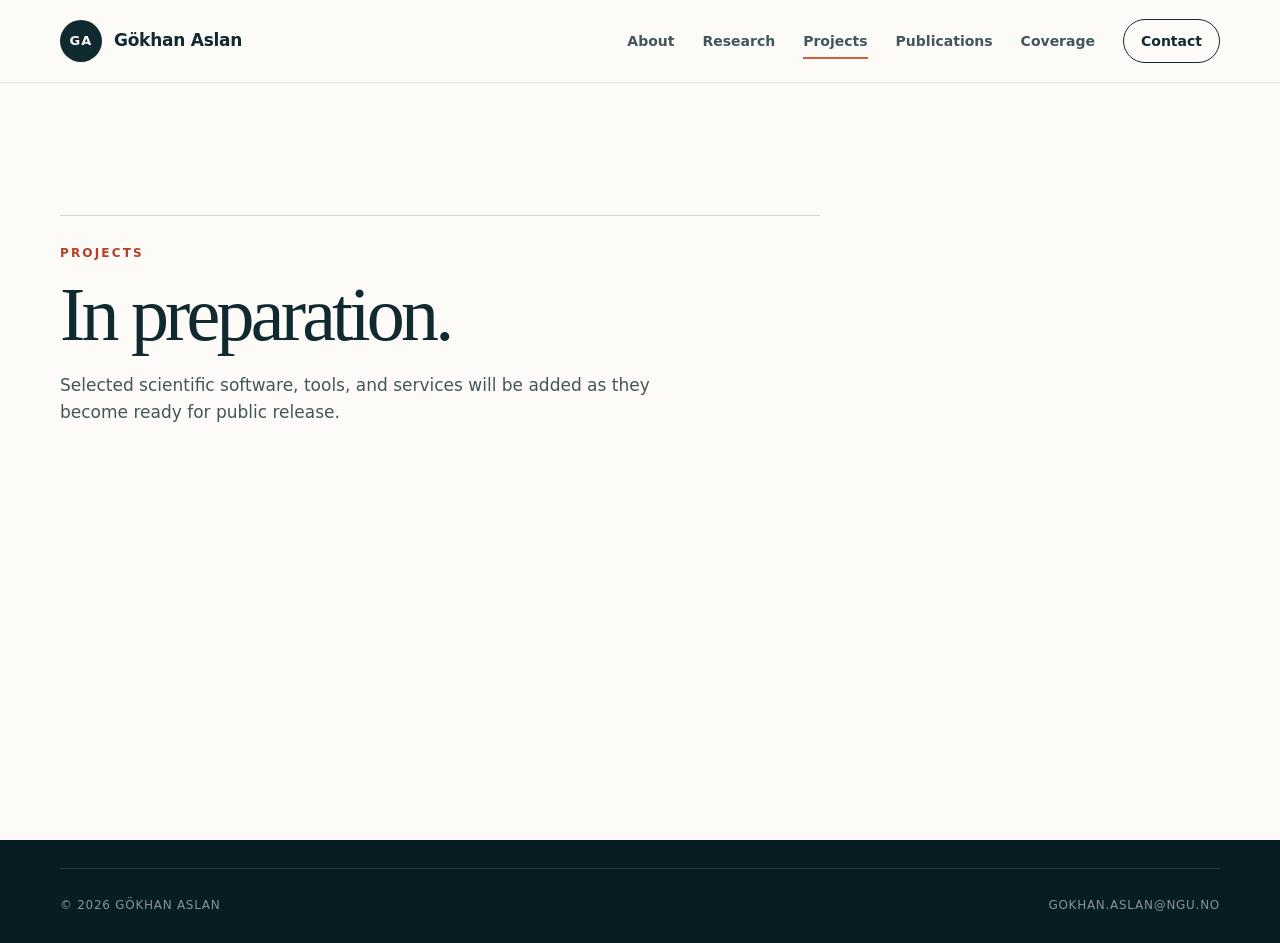
<file: projects.html>
<!doctype html>
<html lang="en">
  <head>
    <meta charset="utf-8">
    <meta name="viewport" content="width=device-width, initial-scale=1">
    <meta name="description" content="Scientific software, tools, and services by Gökhan Aslan. This section is currently in preparation.">
    <meta name="theme-color" content="#102a30">
    <meta name="author" content="Gökhan Aslan">
    <meta property="og:type" content="website">
    <meta property="og:title" content="Projects | Gökhan Aslan">
    <meta property="og:description" content="Selected scientific software, tools, and services by Gökhan Aslan.">
    <meta name="twitter:card" content="summary_large_image">
    <title>Projects | Gökhan Aslan</title>
    <link rel="icon" href="assets/favicon.ico" sizes="any">
    <link rel="apple-touch-icon" href="assets/apple-touch-icon.png">
    <link rel="stylesheet" href="styles.css?v=20260904-13">
    <script src="script.js?v=20260831-1" defer></script>
  </head>
  <body class="interior-page projects-page">
    <a class="skip-link" href="#main-content">Skip to content</a>
    <header class="site-header" data-header>
      <div class="shell nav-shell">
        <a class="brand" href="index.html" aria-label="Gökhan Aslan, home"><span class="brand-mark" aria-hidden="true">GA</span><span class="brand-name">Gökhan Aslan</span></a>
        <button class="nav-toggle" type="button" aria-expanded="false" aria-controls="site-navigation" data-nav-toggle><span class="sr-only">Toggle navigation</span><span aria-hidden="true"></span><span aria-hidden="true"></span></button>
        <nav id="site-navigation" class="site-nav" aria-label="Primary navigation" data-nav>
          <a href="index.html#about">About</a><a href="research.html">Research</a><a href="projects.html" aria-current="page">Projects</a><a href="publications.html">Publications</a><a href="media.html">Coverage</a><a class="nav-contact" href="mailto:gokhan.aslan@ngu.no">Contact</a>
        </nav>
      </div>
    </header>

    <main id="main-content">
      <section class="projects-placeholder" aria-labelledby="projects-page-title">
        <div class="shell">
          <div class="projects-placeholder-copy">
            <p class="section-kicker">Projects</p>
            <h1 id="projects-page-title">In preparation.</h1>
            <p>Selected scientific software, tools, and services will be added as they become ready for public release.</p>
          </div>
        </div>
      </section>
    </main>

    <footer class="site-footer"><div class="shell footer-layout"><span>© <span data-year>2026</span> Gökhan Aslan</span><a href="mailto:gokhan.aslan@ngu.no">gokhan.aslan@ngu.no</a></div></footer>
  </body>
</html>
</file>
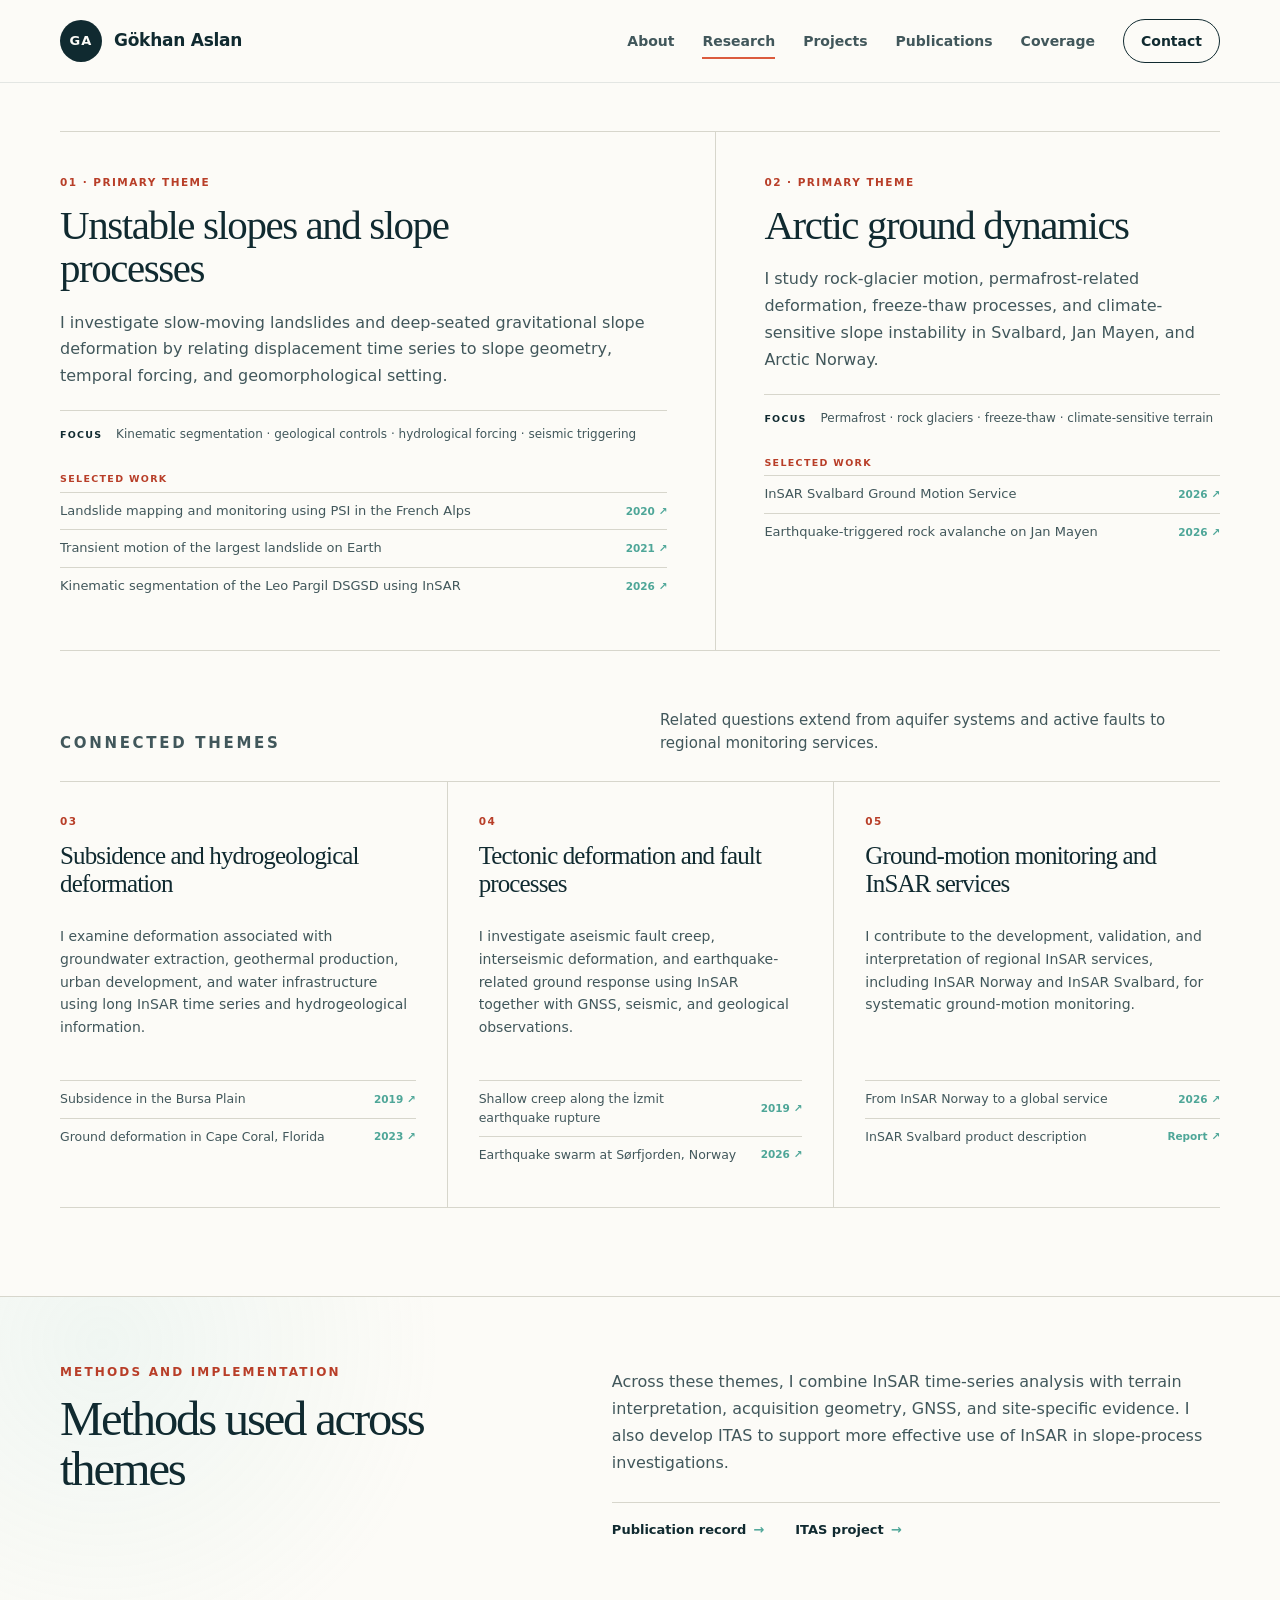
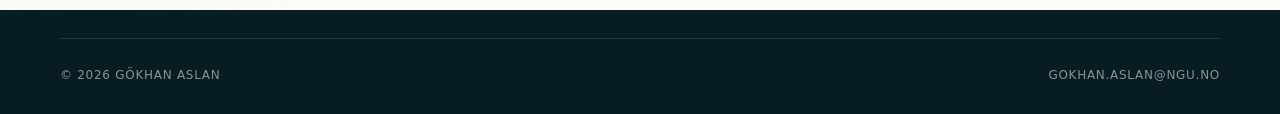
<file: research.html>
<!doctype html>
<html lang="en">
  <head>
    <meta charset="utf-8">
    <meta name="viewport" content="width=device-width, initial-scale=1">
    <meta name="description" content="Research by Gökhan Aslan on InSAR, unstable slopes, climate-sensitive ground deformation, subsidence, tectonics, operational monitoring, and scientific software.">
    <meta name="theme-color" content="#102a30">
    <meta name="author" content="Gökhan Aslan">
    <meta property="og:type" content="website">
    <meta property="og:title" content="Research | Gökhan Aslan">
    <meta property="og:description" content="Research on unstable slopes, climate-sensitive terrain, subsidence, tectonics, ground-motion services, and scientific software.">
    <meta name="twitter:card" content="summary_large_image">
    <title>Research | Gökhan Aslan</title>
    <link rel="icon" href="assets/favicon.ico" sizes="any">
    <link rel="apple-touch-icon" href="assets/apple-touch-icon.png">
    <link rel="stylesheet" href="styles.css?v=20260904-9">
    <script src="script.js?v=20260831-1" defer></script>
  </head>
  <body class="interior-page research-page">
    <a class="skip-link" href="#main-content">Skip to content</a>
    <header class="site-header" data-header>
      <div class="shell nav-shell">
        <a class="brand" href="index.html" aria-label="Gökhan Aslan, home">
          <span class="brand-mark" aria-hidden="true">GA</span><span class="brand-name">Gökhan Aslan</span>
        </a>
        <button class="nav-toggle" type="button" aria-expanded="false" aria-controls="site-navigation" data-nav-toggle>
          <span class="sr-only">Toggle navigation</span><span aria-hidden="true"></span><span aria-hidden="true"></span>
        </button>
        <nav id="site-navigation" class="site-nav" aria-label="Primary navigation" data-nav>
          <a href="index.html#about">About</a>
          <a href="research.html" aria-current="page">Research</a>
          <a href="projects.html">Projects</a>
          <a href="publications.html">Publications</a>
          <a href="media.html">Coverage</a>
          <a class="nav-contact" href="mailto:gokhan.aslan@ngu.no">Contact</a>
        </nav>
      </div>
    </header>

    <main id="main-content">
      <h1 class="sr-only">Research</h1>
      <section class="research-overview" aria-label="Research themes">
        <div class="shell">
          <div class="research-featured-grid">
            <article id="theme-landslides" class="research-theme-feature reveal">
              <p class="research-theme-index">01 · Primary theme</p>
              <h3>Unstable slopes and slope processes</h3>
              <p class="research-theme-copy">I investigate slow-moving landslides and deep-seated gravitational slope deformation by relating displacement time series to slope geometry, temporal forcing, and geomorphological setting.</p>
              <p class="research-theme-scope"><span>Focus</span> Kinematic segmentation · geological controls · hydrological forcing · seismic triggering</p>
              <div class="research-work-list">
                <p>Selected work</p>
                <a href="https://doi.org/10.3390/rs12081305" target="_blank" rel="noopener noreferrer"><span>Landslide mapping and monitoring using PSI in the French Alps</span><b>2020 ↗</b></a>
                <a href="https://doi.org/10.1038/s41598-021-89899-6" target="_blank" rel="noopener noreferrer"><span>Transient motion of the largest landslide on Earth</span><b>2021 ↗</b></a>
                <a href="https://doi.org/10.1016/j.geomorph.2026.110248" target="_blank" rel="noopener noreferrer"><span>Kinematic segmentation of the Leo Pargil DSGSD using InSAR</span><b>2026 ↗</b></a>
              </div>
            </article>

            <article id="theme-arctic" class="research-theme-feature research-theme-feature-secondary reveal">
              <p class="research-theme-index">02 · Primary theme</p>
              <h3>Arctic ground dynamics</h3>
              <p class="research-theme-copy">I study rock-glacier motion, permafrost-related deformation, freeze-thaw processes, and climate-sensitive slope instability in Svalbard, Jan Mayen, and Arctic Norway.</p>
              <p class="research-theme-scope"><span>Focus</span> Permafrost · rock glaciers · freeze-thaw · climate-sensitive terrain</p>
              <div class="research-work-list">
                <p>Selected work</p>
                <a href="https://doi.org/10.5194/egusphere-2026-2189" target="_blank" rel="noopener noreferrer"><span>InSAR Svalbard Ground Motion Service</span><b>2026 ↗</b></a>
                <a href="https://doi.org/10.5194/egusphere-egu26-22884" target="_blank" rel="noopener noreferrer"><span>Earthquake-triggered rock avalanche on Jan Mayen</span><b>2026 ↗</b></a>
              </div>
            </article>
          </div>

          <div class="research-secondary-heading reveal">
            <p class="section-kicker">Connected themes</p>
            <p>Related questions extend from aquifer systems and active faults to regional monitoring services.</p>
          </div>

          <div class="research-secondary-grid">
            <article id="theme-subsidence" class="research-theme-compact reveal">
              <p class="research-theme-index">03</p>
              <h3>Subsidence and hydrogeological deformation</h3>
              <p>I examine deformation associated with groundwater extraction, geothermal production, urban development, and water infrastructure using long InSAR time series and hydrogeological information.</p>
              <div class="research-work-list research-work-list-compact">
                <a href="https://doi.org/10.3390/rs11010085" target="_blank" rel="noopener noreferrer"><span>Subsidence in the Bursa Plain</span><b>2019 ↗</b></a>
                <a href="https://doi.org/10.1016/j.srs.2023.100077" target="_blank" rel="noopener noreferrer"><span>Ground deformation in Cape Coral, Florida</span><b>2023 ↗</b></a>
              </div>
            </article>

            <article id="theme-tectonics" class="research-theme-compact reveal">
              <p class="research-theme-index">04</p>
              <h3>Tectonic deformation and fault processes</h3>
              <p>I investigate aseismic fault creep, interseismic deformation, and earthquake-related ground response using InSAR together with GNSS, seismic, and geological observations.</p>
              <div class="research-work-list research-work-list-compact">
                <a href="https://doi.org/10.1029/2018JB017022" target="_blank" rel="noopener noreferrer"><span>Shallow creep along the İzmit earthquake rupture</span><b>2019 ↗</b></a>
                <a href="https://doi.org/10.1785/0320250045" target="_blank" rel="noopener noreferrer"><span>Earthquake swarm at Sørfjorden, Norway</span><b>2026 ↗</b></a>
              </div>
            </article>

            <article id="theme-services" class="research-theme-compact reveal">
              <p class="research-theme-index">05</p>
              <h3>Ground-motion monitoring and InSAR services</h3>
              <p>I contribute to the development, validation, and interpretation of regional InSAR services, including InSAR Norway and InSAR Svalbard, for systematic ground-motion monitoring.</p>
              <div class="research-work-list research-work-list-compact">
                <a href="https://doi.org/10.5194/isprs-archives-XLIX-B3-2026-1457-2026" target="_blank" rel="noopener noreferrer"><span>From InSAR Norway to a global service</span><b>2026 ↗</b></a>
                <a href="https://svalbard.insar.no/docs/User-manual-InSAR-Svalbard.pdf" target="_blank" rel="noopener noreferrer"><span>InSAR Svalbard product description</span><b>Report ↗</b></a>
              </div>
            </article>
          </div>
        </div>
      </section>

      <section class="research-methods" aria-labelledby="research-methods-title">
        <div class="shell research-methods-layout reveal">
          <div>
            <p class="section-kicker">Methods and implementation</p>
            <h2 id="research-methods-title">Methods used across themes</h2>
          </div>
          <div>
            <p>Across these themes, I combine InSAR time-series analysis with terrain interpretation, acquisition geometry, GNSS, and site-specific evidence. I also develop ITAS to support more effective use of InSAR in slope-process investigations.</p>
            <nav aria-label="Related research pages">
              <a href="publications.html">Publication record <span aria-hidden="true">→</span></a>
              <a href="itas.html">ITAS project <span aria-hidden="true">→</span></a>
            </nav>
          </div>
        </div>
      </section>
    </main>

    <footer class="site-footer"><div class="shell footer-layout"><span>© <span data-year>2026</span> Gökhan Aslan</span><a href="mailto:gokhan.aslan@ngu.no">gokhan.aslan@ngu.no</a></div></footer>
  </body>
</html>
</file>
<file: styles.css>
:root {
  --ink: #102a30;
  --ink-soft: #41575b;
  --paper: #f4f1e8;
  --paper-bright: #fcfbf7;
  --line: #d7d6cc;
  --accent: #db5b3d;
  --accent-deep: #b83e28;
  --signal: #9ad7cc;
  --signal-dark: #4ea698;
  --white: #fff;
  --shell: min(1160px, calc(100% - 48px));
  --radius: 18px;
  --shadow: 0 24px 80px rgb(12 33 37 / 14%);
}

/* Projects: temporary minimal holding page */

.projects-page {
  background: var(--paper-bright);
}

.projects-placeholder {
  min-height: calc(100vh - 143px);
  padding: clamp(76px, 11vw, 132px) 0 96px;
  background: var(--paper-bright);
}

.projects-placeholder-copy {
  max-width: 760px;
  padding-top: 28px;
  border-top: 1px solid var(--line);
}

.projects-placeholder-copy .section-kicker {
  margin: 0 0 13px;
}

.projects-placeholder-copy h1 {
  margin: 0;
  font-family: Georgia, "Times New Roman", serif;
  font-size: clamp(48px, 6vw, 76px);
  font-weight: 500;
  line-height: 1;
  letter-spacing: -0.05em;
}

.projects-placeholder-copy > p:last-child {
  max-width: 650px;
  margin: 20px 0 0;
  color: var(--ink-soft);
  font-size: 17px;
  line-height: 1.6;
}

@media (max-width: 640px) {
  .projects-placeholder {
    min-height: calc(100vh - 128px);
    padding: 52px 0 72px;
  }

  .projects-placeholder-copy {
    padding-top: 22px;
  }

  .projects-placeholder-copy h1 {
    font-size: clamp(44px, 14vw, 60px);
  }

  .projects-placeholder-copy > p:last-child {
    margin-top: 16px;
    font-size: 16px;
  }
}

/* Selected coverage: compact academic record */

.coverage-page {
  background: var(--paper-bright);
}

.selected-coverage {
  padding: 22px 0 76px;
  background: var(--paper-bright);
}

.selected-coverage-list {
  border-bottom: 1px solid var(--line);
}

.selected-coverage-entry {
  position: relative;
  display: grid;
  grid-template-columns: 64px minmax(0, 1fr) 64px;
  gap: 22px;
  align-items: start;
  padding: 15px 0 16px;
  border-top: 1px solid var(--line);
}

.selected-coverage-entry:first-child {
  border-top: 0;
}

.selected-coverage-entry::before {
  position: absolute;
  top: 14px;
  bottom: 14px;
  left: -17px;
  width: 2px;
  background: transparent;
  content: "";
  transition: background-color 160ms ease;
}

.selected-coverage-entry:focus-within::before,
.selected-coverage-entry:hover::before {
  background: var(--accent);
}

.selected-coverage-entry > time {
  padding-top: 2px;
  color: var(--accent-deep);
  font-family: Georgia, "Times New Roman", serif;
  font-size: 18px;
  font-style: italic;
  line-height: 1;
}

.selected-coverage-source {
  display: flex;
  flex-wrap: wrap;
  gap: 7px 12px;
  margin: 0 0 4px;
  color: var(--ink);
  font-size: 10.5px;
  font-weight: 800;
  letter-spacing: 0.09em;
  line-height: 1.35;
  text-transform: uppercase;
}

.selected-coverage-source span {
  color: var(--ink-soft);
  font-weight: 650;
}

.selected-coverage-source span::before {
  margin-right: 12px;
  color: var(--signal-dark);
  content: "·";
}

.selected-coverage-main h2 {
  max-width: 850px;
  margin: 0;
  font-family: Georgia, "Times New Roman", serif;
  font-size: clamp(20px, 1.65vw, 24px);
  font-weight: 500;
  line-height: 1.2;
  letter-spacing: -0.025em;
}

.selected-coverage-main h2 a {
  color: var(--ink);
  text-decoration: none;
  text-decoration-thickness: 1px;
  text-underline-offset: 4px;
}

.selected-coverage-main h2 a:hover,
.selected-coverage-main h2 a:focus-visible {
  color: var(--accent-deep);
  text-decoration: underline;
}

.selected-coverage-main > p:not(.selected-coverage-source) {
  max-width: 790px;
  margin: 5px 0 0;
  color: var(--ink-soft);
  font-size: 14px;
  line-height: 1.45;
}

.selected-coverage-research {
  display: inline-block;
  margin-top: 7px;
  color: var(--signal-dark);
  font-size: 11.5px;
  font-weight: 800;
  letter-spacing: 0.025em;
  text-decoration: none;
}

.selected-coverage-research:hover,
.selected-coverage-research:focus-visible {
  color: var(--accent-deep);
  text-decoration: underline;
  text-underline-offset: 3px;
}

.selected-coverage-open {
  justify-self: end;
  padding-top: 2px;
  color: var(--ink-soft);
  font-size: 11.5px;
  font-weight: 800;
  letter-spacing: 0.06em;
  text-decoration: none;
  text-transform: uppercase;
}

.selected-coverage-open span {
  margin-left: 3px;
  color: var(--signal-dark);
}

.selected-coverage-open:hover,
.selected-coverage-open:focus-visible {
  color: var(--accent-deep);
}

@media (max-width: 800px) {
  .selected-coverage {
    padding: 18px 0 64px;
  }

  .selected-coverage-entry {
    grid-template-columns: 52px minmax(0, 1fr);
    gap: 15px;
    padding: 15px 0 17px;
  }

  .selected-coverage-open {
    grid-column: 2;
    justify-self: start;
    padding-top: 0;
  }
}

@media (max-width: 520px) {
  .selected-coverage {
    padding-top: 14px;
  }

  .selected-coverage-entry {
    grid-template-columns: 1fr;
    gap: 9px;
  }

  .selected-coverage-entry > time {
    padding-top: 0;
    font-size: 17px;
  }

  .selected-coverage-open {
    grid-column: 1;
  }

  .selected-coverage-source span {
    width: 100%;
  }

  .selected-coverage-source span::before {
    display: none;
  }
}

/* Research page: editorial scientific overview */

.research-page {
  background: var(--paper-bright);
}

.research-page .page-hero {
  background:
    radial-gradient(circle at 91% 12%, rgb(154 215 204 / 18%), transparent 27%),
    var(--paper-bright);
}

.research-overview {
  padding: 48px 0 88px;
  background: var(--paper-bright);
}

.research-intro {
  display: grid;
  grid-template-columns: minmax(250px, 0.7fr) minmax(420px, 1.3fr);
  gap: 8vw;
  align-items: end;
  padding-bottom: 42px;
  border-bottom: 1px solid var(--line);
}

.research-intro .section-kicker {
  margin-bottom: 11px;
}

.research-intro h2,
.research-methods h2 {
  margin: 0;
  font-family: Georgia, "Times New Roman", serif;
  font-size: clamp(39px, 4.5vw, 58px);
  font-weight: 500;
  line-height: 1.03;
  letter-spacing: -0.045em;
}

.research-intro > p {
  max-width: 670px;
  margin: 0;
  color: var(--ink-soft);
  font-size: 18px;
  line-height: 1.65;
}

.research-featured-grid {
  display: grid;
  grid-template-columns: minmax(0, 1.13fr) minmax(0, 0.87fr);
  border-top: 1px solid var(--line);
  border-bottom: 1px solid var(--line);
}

.research-theme-feature {
  min-width: 0;
  padding: 42px 48px 45px 0;
}

.research-theme-feature + .research-theme-feature {
  padding-right: 0;
  padding-left: 48px;
  border-left: 1px solid var(--line);
}

.research-theme-index {
  margin: 0 0 13px;
  color: var(--accent-deep);
  font-size: 10.5px;
  font-weight: 850;
  letter-spacing: 0.14em;
  text-transform: uppercase;
}

.research-theme-feature h3,
.research-theme-compact h3 {
  margin: 0;
  font-family: Georgia, "Times New Roman", serif;
  font-weight: 500;
  letter-spacing: -0.035em;
}

.research-theme-feature h3 {
  max-width: 530px;
  font-size: clamp(31px, 3.2vw, 43px);
  line-height: 1.06;
}

.research-theme-copy {
  max-width: 610px;
  margin: 19px 0 0;
  color: var(--ink-soft);
  font-size: 16px;
  line-height: 1.68;
}

.research-theme-scope {
  max-width: 610px;
  margin: 20px 0 0;
  padding-top: 14px;
  border-top: 1px solid var(--line);
  color: var(--ink-soft);
  font-size: 12px;
  line-height: 1.6;
}

.research-theme-scope span {
  margin-right: 10px;
  color: var(--ink);
  font-size: 9.5px;
  font-weight: 850;
  letter-spacing: 0.13em;
  text-transform: uppercase;
}

.research-work-list {
  margin-top: 27px;
}

.research-work-list > p {
  margin: 0 0 5px;
  color: var(--accent-deep);
  font-size: 9.5px;
  font-weight: 850;
  letter-spacing: 0.14em;
  text-transform: uppercase;
}

.research-work-list a {
  display: grid;
  grid-template-columns: minmax(0, 1fr) auto;
  gap: 22px;
  align-items: center;
  padding: 9px 0;
  border-top: 1px solid var(--line);
  color: var(--ink-soft);
  text-decoration: none;
  transition: color 160ms ease, padding 160ms ease;
}

.research-work-list a:hover {
  padding-left: 6px;
  color: var(--ink);
}

.research-work-list a span {
  font-size: 13px;
  line-height: 1.45;
}

.research-work-list a b {
  color: var(--signal-dark);
  font-size: 10.5px;
  white-space: nowrap;
}

.research-secondary-heading {
  display: flex;
  justify-content: space-between;
  gap: 40px;
  align-items: end;
  padding: 58px 0 25px;
}

.research-secondary-heading .section-kicker,
.research-secondary-heading > p {
  margin: 0;
}

.research-secondary-heading > p {
  max-width: 560px;
  color: var(--ink-soft);
  font-size: 15px;
  line-height: 1.55;
}

.research-secondary-grid {
  display: grid;
  grid-template-columns: repeat(3, minmax(0, 1fr));
  border-block: 1px solid var(--line);
}

.research-theme-compact {
  min-width: 0;
  padding: 31px 31px 34px 0;
}

.research-theme-compact + .research-theme-compact {
  padding-left: 31px;
  border-left: 1px solid var(--line);
}

.research-theme-compact:last-child {
  padding-right: 0;
}

.research-theme-compact h3 {
  min-height: 66px;
  font-size: 25px;
  line-height: 1.12;
}

.research-theme-compact > p:not(.research-theme-index) {
  min-height: 135px;
  margin: 17px 0 0;
  color: var(--ink-soft);
  font-size: 14px;
  line-height: 1.62;
}

.research-work-list-compact {
  margin-top: 20px;
}

.research-work-list-compact a span {
  font-size: 12.5px;
}

.research-methods {
  padding: 66px 0 70px;
  border-top: 1px solid var(--line);
  background:
    radial-gradient(circle at 8% 15%, rgb(154 215 204 / 12%), transparent 28%),
    var(--paper-bright);
}

.research-methods-layout {
  display: grid;
  grid-template-columns: minmax(300px, 0.85fr) minmax(420px, 1.15fr);
  gap: 8vw;
  align-items: start;
}

.research-methods .section-kicker {
  margin-bottom: 12px;
}

.research-methods h2 {
  max-width: 480px;
  font-size: clamp(34px, 3.8vw, 50px);
}

.research-methods-layout > div:last-child > p {
  max-width: 650px;
  margin: 5px 0 0;
  color: var(--ink-soft);
  font-size: 16px;
  line-height: 1.7;
}

.research-methods nav {
  display: flex;
  flex-wrap: wrap;
  gap: 18px 31px;
  margin-top: 25px;
  padding-top: 17px;
  border-top: 1px solid var(--line);
}

.research-methods nav a {
  display: inline-flex;
  gap: 7px;
  align-items: center;
  color: var(--ink);
  text-decoration: none;
  font-size: 13px;
  font-weight: 800;
}

.research-methods nav a span {
  color: var(--signal-dark);
  transition: transform 160ms ease;
}

.research-methods nav a:hover span {
  transform: translateX(3px);
}

@media (max-width: 920px) {
  .research-intro,
  .research-methods-layout {
    grid-template-columns: 1fr;
    gap: 22px;
  }

  .research-featured-grid {
    grid-template-columns: 1fr;
  }

  .research-theme-feature,
  .research-theme-feature + .research-theme-feature {
    padding: 36px 0 39px;
    border-left: 0;
  }

  .research-theme-feature + .research-theme-feature {
    border-top: 1px solid var(--line);
  }

  .research-secondary-grid {
    grid-template-columns: repeat(2, minmax(0, 1fr));
  }

  .research-theme-compact:nth-child(3) {
    grid-column: 1 / -1;
    padding-left: 0;
    border-top: 1px solid var(--line);
    border-left: 0;
  }

  .research-theme-compact h3,
  .research-theme-compact > p:not(.research-theme-index) {
    min-height: 0;
  }
}

@media (max-width: 640px) {
  .research-overview {
    padding: 34px 0 62px;
  }

  .research-intro {
    padding-bottom: 31px;
  }

  .research-intro > p {
    font-size: 16px;
  }

  .research-theme-feature,
  .research-theme-feature + .research-theme-feature {
    padding: 31px 0 34px;
  }

  .research-theme-feature h3 {
    font-size: 32px;
  }

  .research-secondary-heading {
    align-items: flex-start;
    flex-direction: column;
    gap: 8px;
    padding-top: 45px;
  }

  .research-secondary-grid {
    grid-template-columns: 1fr;
  }

  .research-theme-compact,
  .research-theme-compact + .research-theme-compact,
  .research-theme-compact:nth-child(3) {
    grid-column: auto;
    padding: 27px 0 30px;
    border-left: 0;
  }

  .research-theme-compact + .research-theme-compact {
    border-top: 1px solid var(--line);
  }

  .research-methods {
    padding: 51px 0 56px;
  }

  .research-methods-layout > div:last-child > p {
    font-size: 15px;
  }
}

* {
  box-sizing: border-box;
}

html {
  scroll-behavior: smooth;
}

body {
  margin: 0;
  color: var(--ink);
  background: var(--paper-bright);
  font-family: "Aptos", "Segoe UI", system-ui, -apple-system, BlinkMacSystemFont, sans-serif;
  font-size: 17px;
  line-height: 1.6;
  text-rendering: optimizeLegibility;
}

a {
  color: inherit;
}

button,
a {
  -webkit-tap-highlight-color: transparent;
}

.shell {
  width: var(--shell);
  margin-inline: auto;
}

.sr-only {
  position: absolute;
  width: 1px;
  height: 1px;
  padding: 0;
  margin: -1px;
  overflow: hidden;
  clip: rect(0, 0, 0, 0);
  white-space: nowrap;
  border: 0;
}

.skip-link {
  position: fixed;
  z-index: 100;
  top: 12px;
  left: 12px;
  transform: translateY(-150%);
  padding: 10px 16px;
  border-radius: 8px;
  color: var(--white);
  background: var(--accent-deep);
  font-weight: 700;
}

.skip-link:focus {
  transform: translateY(0);
}

.site-header {
  position: fixed;
  z-index: 50;
  inset: 0 0 auto;
  border-bottom: 1px solid transparent;
  transition: background 180ms ease, border-color 180ms ease, box-shadow 180ms ease;
}

.site-header.is-scrolled,
.site-header.menu-open {
  border-color: rgb(16 42 48 / 10%);
  background: rgb(252 251 247 / 94%);
  box-shadow: 0 8px 28px rgb(16 42 48 / 7%);
  backdrop-filter: blur(18px);
}

.nav-shell {
  display: flex;
  min-height: 82px;
  align-items: center;
  justify-content: space-between;
}

.brand {
  display: inline-flex;
  align-items: center;
  gap: 12px;
  text-decoration: none;
  font-weight: 750;
  letter-spacing: -0.015em;
}

.brand-mark {
  display: grid;
  width: 42px;
  height: 42px;
  place-items: center;
  border-radius: 50%;
  color: var(--paper-bright);
  background: var(--ink);
  font-size: 13px;
  letter-spacing: 0.08em;
}

.site-nav {
  display: flex;
  align-items: center;
  gap: 28px;
}

.site-nav a {
  position: relative;
  text-decoration: none;
  color: var(--ink-soft);
  font-size: 14px;
  font-weight: 700;
}

.site-nav a:not(.nav-contact)::after {
  position: absolute;
  right: 0;
  bottom: -7px;
  left: 0;
  height: 2px;
  background: var(--accent);
  content: "";
  transform: scaleX(0);
  transform-origin: left;
  transition: transform 160ms ease;
}

.site-nav a:hover::after,
.site-nav a:focus-visible::after {
  transform: scaleX(1);
}

.nav-contact {
  padding: 10px 17px;
  border: 1px solid var(--ink);
  border-radius: 999px;
  color: var(--ink) !important;
}

.nav-toggle {
  display: none;
}

.section-kicker {
  margin: 0 0 19px;
  color: var(--accent-deep);
  font-size: 12px;
  font-weight: 800;
  letter-spacing: 0.18em;
  text-transform: uppercase;
}

.section h2 {
  margin: 0;
  font-family: Georgia, "Times New Roman", serif;
  font-weight: 500;
  line-height: 1.03;
  letter-spacing: -0.045em;
}

.button {
  display: inline-flex;
  min-height: 52px;
  align-items: center;
  justify-content: center;
  padding: 0 22px;
  border-radius: 999px;
  text-decoration: none;
  font-size: 15px;
  font-weight: 750;
  transition: transform 160ms ease, box-shadow 160ms ease, background 160ms ease;
}

.button:hover {
  transform: translateY(-2px);
}

.section {
  padding: 122px 0;
}

.section-light {
  background: var(--paper-bright);
}

/* Home: concise academic landing page */

.home-intro {
  overflow: hidden;
  padding: 142px 0 72px;
  border-bottom: 1px solid var(--line);
  background:
    radial-gradient(circle at 88% 18%, rgb(154 215 204 / 24%), transparent 26%),
    linear-gradient(135deg, #fcfbf7 0%, #f7f5ee 58%, #eef3ee 100%);
}

.home-intro-grid {
  display: grid;
  grid-template-columns: minmax(0, 1.2fr) minmax(300px, 0.8fr);
  gap: clamp(48px, 8vw, 112px);
  align-items: center;
}

.home-intro-copy {
  max-width: 690px;
}

.home-intro-copy .section-kicker {
  margin-bottom: 20px;
}

.home-intro h1 {
  margin: 0;
  font-family: Georgia, "Times New Roman", serif;
  font-size: clamp(58px, 7vw, 94px);
  font-weight: 500;
  line-height: 0.94;
  letter-spacing: -0.06em;
}

.home-intro h1 span {
  color: var(--accent);
  font-size: 0.34em;
  font-style: italic;
  letter-spacing: 0;
}

.home-role {
  margin: 20px 0 0;
  color: var(--ink-soft);
  font-size: 12px;
  font-weight: 800;
  letter-spacing: 0.1em;
  text-transform: uppercase;
}

.home-lead {
  max-width: 650px;
  margin: 27px 0 0;
  padding-top: 24px;
  border-top: 1px solid var(--line);
  font-family: Georgia, "Times New Roman", serif;
  font-size: clamp(23px, 2.35vw, 31px);
  line-height: 1.38;
  letter-spacing: -0.025em;
}

.home-intro-note {
  max-width: 590px;
  margin: 13px 0 0;
  color: var(--ink-soft);
  font-size: 16px;
  line-height: 1.65;
}

.home-actions {
  display: flex;
  flex-wrap: wrap;
  gap: 14px 25px;
  align-items: center;
  margin-top: 29px;
}

.home-action-primary {
  min-height: 47px;
  padding-inline: 20px;
  color: var(--paper-bright);
  background: var(--ink);
}

.home-action-link {
  display: inline-flex;
  gap: 8px;
  align-items: center;
  padding-block: 8px;
  text-decoration: none;
  font-size: 13px;
  font-weight: 800;
}

.home-action-link span,
.home-update-links span {
  color: var(--signal-dark);
  transition: transform 160ms ease;
}

.home-action-link:hover span,
.home-update-links a:hover span {
  transform: translateX(3px);
}

.home-portrait {
  position: relative;
  width: min(100%, 390px);
  aspect-ratio: 4 / 5;
  margin: 0;
  justify-self: end;
  overflow: hidden;
  border: 1px solid rgb(16 42 48 / 14%);
  border-radius: 48% 48% 30px 30px / 34% 34% 30px 30px;
  background: var(--paper);
  box-shadow: 0 26px 72px rgb(16 42 48 / 14%);
}

.home-portrait::after {
  position: absolute;
  inset: 0;
  background: linear-gradient(150deg, rgb(255 255 255 / 5%), transparent 64%, rgb(16 42 48 / 12%));
  content: "";
  pointer-events: none;
}

.home-portrait img {
  display: block;
  width: 100%;
  height: 100%;
  object-fit: cover;
  object-position: 52% 42%;
  filter: grayscale(100%) sepia(7%) contrast(0.96) brightness(1.02);
}

.home-focus {
  padding: 76px 0 68px;
  color: var(--paper-bright);
  background: var(--ink);
}

.home-section-heading {
  display: grid;
  grid-template-columns: minmax(260px, 0.85fr) minmax(300px, 1.15fr);
  gap: 24px clamp(46px, 7vw, 90px);
  align-items: end;
  margin-bottom: 35px;
}

.home-section-heading .section-kicker {
  grid-column: 1 / -1;
  margin-bottom: -4px;
}

.home-focus .section-kicker {
  color: var(--signal);
}

.home-section-heading h2 {
  margin: 0;
  font-family: Georgia, "Times New Roman", serif;
  font-size: clamp(40px, 4.6vw, 62px);
  font-weight: 500;
  line-height: 1;
  letter-spacing: -0.045em;
}

.home-section-heading > p:last-child {
  max-width: 540px;
  margin: 0;
  color: rgb(255 255 255 / 62%);
  font-size: 15px;
  line-height: 1.65;
}

.home-focus-grid {
  display: grid;
  grid-template-columns: repeat(2, minmax(0, 1fr));
  border-block: 1px solid rgb(255 255 255 / 17%);
}

.home-focus-item {
  position: relative;
  display: grid;
  grid-template-columns: 36px minmax(0, 1fr) auto;
  gap: 20px;
  min-height: 190px;
  padding: 28px 31px 30px 0;
  color: inherit;
  text-decoration: none;
  transition: background 180ms ease, padding 180ms ease;
}

.home-focus-item + .home-focus-item {
  padding-left: 31px;
  border-left: 1px solid rgb(255 255 255 / 17%);
}

.home-focus-item:hover,
.home-focus-item:focus-visible {
  background: rgb(255 255 255 / 4%);
}

.home-focus-index {
  color: var(--accent);
  font-family: Georgia, "Times New Roman", serif;
  font-size: 18px;
  font-style: italic;
}

.home-focus-item p {
  margin: 0 0 7px;
  color: var(--signal);
  font-size: 10px;
  font-weight: 850;
  letter-spacing: 0.13em;
  text-transform: uppercase;
}

.home-focus-item h3 {
  margin: 0;
  font-family: Georgia, "Times New Roman", serif;
  font-size: clamp(25px, 2.7vw, 35px);
  font-weight: 500;
  line-height: 1.08;
  letter-spacing: -0.035em;
}

.home-focus-item div > span {
  display: block;
  max-width: 480px;
  margin-top: 12px;
  color: rgb(255 255 255 / 60%);
  font-size: 14px;
  line-height: 1.6;
}

.home-focus-item i {
  color: var(--signal);
  font-style: normal;
  transition: transform 160ms ease;
}

.home-focus-item:hover i {
  transform: translate(3px, -3px);
}

.home-updates {
  padding: 78px 0 82px;
  background:
    radial-gradient(circle at 94% 8%, rgb(154 215 204 / 17%), transparent 24%),
    var(--paper-bright);
}

.home-updates-heading {
  margin-bottom: 29px;
  color: var(--ink);
}

.home-updates-heading > p:last-child {
  color: var(--ink-soft);
}

.home-update-list {
  border-bottom: 1px solid var(--line);
}

.home-update-entry {
  position: relative;
  display: grid;
  grid-template-columns: minmax(180px, 0.52fr) minmax(0, 1.48fr) 55px;
  gap: 28px;
  align-items: center;
  padding: 17px 0 18px;
  border-top: 1px solid var(--line);
}

.home-update-entry::before {
  position: absolute;
  top: 16px;
  bottom: 16px;
  left: -16px;
  width: 2px;
  background: transparent;
  content: "";
  transition: background 160ms ease;
}

.home-update-entry:hover::before,
.home-update-entry:focus-within::before {
  background: var(--accent);
}

.home-update-meta {
  display: flex;
  flex-direction: column;
  gap: 2px;
}

.home-update-meta time {
  color: var(--accent-deep);
  font-family: Georgia, "Times New Roman", serif;
  font-size: 18px;
  font-style: italic;
}

.home-update-meta span {
  color: var(--ink-soft);
  font-size: 10px;
  font-weight: 800;
  letter-spacing: 0.1em;
  line-height: 1.4;
  text-transform: uppercase;
}

.home-update-entry h3 {
  margin: 0;
  font-family: Georgia, "Times New Roman", serif;
  font-size: clamp(18px, 1.8vw, 23px);
  font-weight: 500;
  line-height: 1.3;
  letter-spacing: -0.02em;
}

.home-update-entry h3 a,
.home-update-open,
.home-update-links a {
  text-decoration: none;
}

.home-update-entry h3 a:hover {
  color: var(--accent-deep);
}

.home-update-open {
  justify-self: end;
  color: var(--ink-soft);
  font-size: 11px;
  font-weight: 800;
  letter-spacing: 0.08em;
  text-transform: uppercase;
}

.home-update-open span {
  color: var(--signal-dark);
}

.home-update-links {
  display: flex;
  flex-wrap: wrap;
  gap: 18px 30px;
  margin-top: 24px;
}

.home-update-links a {
  display: inline-flex;
  gap: 8px;
  align-items: center;
  font-size: 13px;
  font-weight: 800;
}

@media (max-width: 920px) {
  .home-intro {
    padding-top: 128px;
  }

  .home-intro-grid {
    grid-template-columns: minmax(0, 1.15fr) minmax(260px, 0.85fr);
    gap: 46px;
  }

  .home-intro h1 {
    font-size: clamp(54px, 8vw, 74px);
  }

  .home-section-heading {
    grid-template-columns: 1fr;
    gap: 13px;
    align-items: start;
  }

  .home-focus-item {
    grid-template-columns: 30px minmax(0, 1fr) auto;
    gap: 15px;
    min-height: 210px;
    padding-right: 22px;
  }

  .home-focus-item + .home-focus-item {
    padding-left: 22px;
  }

  .home-update-entry {
    grid-template-columns: minmax(150px, 0.48fr) minmax(0, 1.52fr) 50px;
    gap: 20px;
  }
}

@media (max-width: 640px) {
  .home-intro {
    padding: 101px 0 54px;
  }

  .home-intro-grid {
    grid-template-columns: 1fr;
    gap: 39px;
  }

  .home-intro h1 {
    font-size: clamp(50px, 17vw, 68px);
  }

  .home-lead {
    margin-top: 22px;
    padding-top: 20px;
    font-size: 22px;
  }

  .home-intro-note {
    font-size: 15px;
  }

  .home-actions {
    gap: 10px 19px;
    margin-top: 24px;
  }

  .home-action-primary {
    flex-basis: 100%;
  }

  .home-portrait {
    width: min(82vw, 320px);
    justify-self: start;
  }

  .home-focus,
  .home-updates {
    padding: 57px 0 59px;
  }

  .home-section-heading {
    margin-bottom: 26px;
  }

  .home-section-heading h2 {
    font-size: clamp(39px, 13vw, 51px);
  }

  .home-focus-grid {
    grid-template-columns: 1fr;
  }

  .home-focus-item,
  .home-focus-item + .home-focus-item {
    min-height: 0;
    padding: 25px 0 27px;
    border-left: 0;
  }

  .home-focus-item + .home-focus-item {
    border-top: 1px solid rgb(255 255 255 / 17%);
  }

  .home-focus-item h3 {
    font-size: 27px;
  }

  .home-update-entry {
    grid-template-columns: minmax(0, 1fr) auto;
    gap: 8px 17px;
    padding: 16px 0 18px;
  }

  .home-update-meta {
    grid-column: 1;
    grid-row: 1;
  }

  .home-update-entry h3 {
    grid-column: 1 / -1;
    font-size: 19px;
  }

  .home-update-open {
    grid-column: 2;
    grid-row: 1;
  }

  .home-update-links {
    gap: 14px 22px;
  }
}

.about-section {
  overflow: hidden;
  padding: 78px 0 72px;
  border-top: 1px solid var(--line);
  background:
    radial-gradient(circle at 92% 12%, rgb(154 215 204 / 18%), transparent 27%),
    var(--paper-bright);
}

.home-page .about-section {
  padding-top: 150px;
  border-top: 0;
}

.about-editorial {
  display: grid;
  grid-template-columns: minmax(280px, 0.82fr) minmax(420px, 1.18fr);
  gap: 40px 8vw;
}

.about-visual {
  align-self: start;
}

.about-portrait {
  position: relative;
  max-width: 440px;
  aspect-ratio: 4 / 5;
  margin: 0;
  overflow: hidden;
  border: 1px solid rgb(16 42 48 / 13%);
  border-radius: 34px 34px 92px 34px;
  background: var(--paper);
  box-shadow: 0 24px 70px rgb(16 42 48 / 12%);
}

.about-portrait::after {
  position: absolute;
  inset: 0;
  background: linear-gradient(155deg, rgb(244 241 232 / 3%), transparent 62%, rgb(16 42 48 / 10%));
  content: "";
  pointer-events: none;
}

.about-portrait img {
  display: block;
  width: 100%;
  height: 100%;
  object-fit: cover;
  object-position: 52% 42%;
  filter: grayscale(100%) sepia(7%) contrast(0.96) brightness(1.02);
}

.about-copy {
  align-self: center;
  max-width: 650px;
  padding-left: 25px;
  border-left: 2px solid var(--signal-dark);
  color: var(--ink-soft);
}

.about-identity {
  margin-bottom: 24px;
  padding-bottom: 18px;
  border-bottom: 1px solid var(--line);
}

.about-identity h1 {
  margin: 0;
  color: var(--ink);
  font-family: Georgia, "Times New Roman", serif;
  font-size: clamp(35px, 3.7vw, 49px);
  font-weight: 500;
  line-height: 1;
  letter-spacing: -0.045em;
}

.about-identity h1 span {
  color: var(--accent);
  font-size: 0.47em;
  font-style: italic;
  letter-spacing: 0;
}

.about-identity p {
  margin-top: 11px;
  color: var(--ink-soft);
  font-size: 12px;
  font-weight: 800;
  letter-spacing: 0.1em;
  line-height: 1.5;
  text-transform: uppercase;
}

.about-copy p {
  margin: 0;
}

.about-copy p + p {
  margin-top: 12px;
}

.about-copy .about-lead {
  color: var(--ink);
  font-family: Georgia, "Times New Roman", serif;
  font-size: clamp(21px, 2vw, 26px);
  line-height: 1.42;
  letter-spacing: -0.018em;
}

.about-profiles {
  display: flex;
  flex-wrap: wrap;
  gap: 10px 24px;
  margin-top: 23px;
  padding-top: 15px;
  border-top: 1px solid var(--line);
}

.about-profiles a {
  display: inline-flex;
  gap: 6px;
  align-items: center;
  text-decoration: none;
  font-size: 13px;
  font-weight: 800;
}

.about-profiles a span {
  color: var(--signal-dark);
  transition: transform 160ms ease;
}

.about-profiles a:hover span {
  transform: translate(2px, -2px);
}

.career-explorer {
  grid-column: 1 / -1;
  margin-top: 2px;
}

.career-tabs {
  display: grid;
  grid-template-columns: repeat(3, minmax(0, 1fr));
  border-block: 1px solid var(--line);
}

.career-tab {
  position: relative;
  min-width: 0;
  min-height: 112px;
  padding: 18px 50px 19px 24px;
  border: 0;
  color: var(--ink);
  background: transparent;
  cursor: pointer;
  font: inherit;
  text-align: left;
  transition: background 180ms ease, padding 180ms ease;
}

.career-tab:first-child {
  padding-left: 0;
}

.career-tab + .career-tab {
  border-left: 1px solid var(--line);
}

.career-tab:hover,
.career-tab[aria-selected="true"] {
  background: linear-gradient(115deg, rgb(154 215 204 / 13%), transparent 72%);
}

.career-tab[aria-selected="true"] {
  box-shadow: inset 0 -3px var(--accent);
}

.career-tab:focus-visible {
  z-index: 1;
  outline: 2px solid var(--signal-dark);
  outline-offset: -2px;
}

.career-tab time,
.career-tab strong,
.career-tab span {
  display: block;
}

.career-tab time {
  margin-bottom: 8px;
  color: var(--accent-deep);
  font-size: 12px;
  font-weight: 850;
  letter-spacing: 0.13em;
  text-transform: uppercase;
}

.career-tab strong {
  font-family: Georgia, "Times New Roman", serif;
  font-size: 19px;
  line-height: 1.25;
}

.career-tab span {
  margin-top: 4px;
  color: var(--ink-soft);
  font-size: 13px;
  line-height: 1.45;
}

.career-tab i {
  position: absolute;
  top: 50%;
  right: 22px;
  color: var(--signal-dark);
  font-style: normal;
  opacity: 0.65;
  transform: translateY(-50%);
  transition: opacity 180ms ease, transform 180ms ease;
}

.career-tab:hover i,
.career-tab[aria-selected="true"] i {
  opacity: 1;
}

.career-tab[aria-expanded="true"] i {
  transform: translateY(-50%) rotate(180deg);
}

.career-panels {
  border-bottom: 1px solid var(--line);
}

.career-panel[hidden] {
  display: none;
}

.career-panel:not([hidden]) {
  display: block;
  padding: 25px 30px 27px;
  background:
    linear-gradient(120deg, rgb(154 215 204 / 11%), transparent 58%),
    rgb(244 241 232 / 37%);
  animation: career-panel-in 240ms ease both;
}

.career-panel > div {
  display: grid;
  grid-template-columns: minmax(260px, 0.82fr) minmax(0, 1.18fr);
  gap: clamp(34px, 4.5vw, 62px);
  align-items: start;
}

@keyframes career-panel-in {
  from {
    opacity: 0;
    transform: translateY(-5px);
  }

  to {
    opacity: 1;
    transform: translateY(0);
  }
}

.career-panel p {
  max-width: 670px;
  margin: 0;
  color: var(--ink-soft);
  font-size: 15px;
  line-height: 1.65;
}

.career-panel small {
  display: block;
  margin-top: 14px;
  padding-top: 12px;
  border-top: 1px solid var(--line);
  color: var(--ink-soft);
  font-size: 12px;
  line-height: 1.5;
}

.career-panel small b {
  margin-right: 9px;
  color: var(--ink);
  font-size: 10px;
  letter-spacing: 0.12em;
  text-transform: uppercase;
}

.career-work {
  margin-top: 19px;
}

.career-panel > div > .career-work {
  grid-column: 2;
  grid-row: 1 / span 2;
  margin-top: 0;
}

.career-work h4 {
  margin: 0 0 7px;
  color: var(--accent-deep);
  font-size: 10px;
  font-weight: 850;
  letter-spacing: 0.14em;
  text-transform: uppercase;
}

.career-work ul {
  margin: 0;
  padding: 0;
  border-top: 1px solid var(--line);
  list-style: none;
}

.career-work a {
  display: grid;
  grid-template-columns: minmax(0, 1fr) auto;
  gap: 24px;
  align-items: center;
  padding: 9px 0;
  border-bottom: 1px solid var(--line);
  color: var(--ink-soft);
  text-decoration: none;
  transition: color 160ms ease, padding 160ms ease;
}

.career-work a:hover {
  padding-left: 6px;
  color: var(--ink);
}

.career-work a span {
  font-size: 14px;
  line-height: 1.4;
}

.career-work a b {
  color: var(--signal-dark);
  font-size: 11px;
  white-space: nowrap;
}

.section-paper {
  border-block: 1px solid var(--line);
  background: var(--paper);
}

.section h2 {
  max-width: 780px;
  font-size: clamp(40px, 5vw, 68px);
}

.split-intro,
.section-heading,
.profile-layout,
.contact-layout {
  display: grid;
  grid-template-columns: minmax(0, 1.05fr) minmax(360px, 0.95fr);
  gap: 9vw;
}

.prose {
  padding-top: 42px;
  color: var(--ink-soft);
  font-size: 19px;
}

.prose p:first-child {
  margin-top: 0;
  color: var(--ink);
  font-size: 23px;
  line-height: 1.55;
}

.section-heading {
  align-items: end;
  margin-bottom: 54px;
}

.section-heading > p {
  max-width: 520px;
  margin: 0 0 7px;
  color: var(--ink-soft);
}

.research-grid {
  display: grid;
  grid-template-columns: repeat(2, 1fr);
  gap: 16px;
}

.section-more {
  display: flex;
  justify-content: flex-end;
  margin-top: 34px;
}

.research-card {
  position: relative;
  display: flex;
  min-height: 310px;
  flex-direction: column;
  padding: 34px;
  overflow: hidden;
  border: 1px solid rgb(16 42 48 / 11%);
  border-radius: var(--radius);
  background: rgb(255 255 255 / 60%);
  transition: transform 180ms ease, background 180ms ease, box-shadow 180ms ease;
}

.research-card:hover {
  transform: translateY(-4px);
  background: var(--paper-bright);
  box-shadow: 0 18px 48px rgb(16 42 48 / 9%);
}

.card-index {
  color: var(--accent-deep);
  font-family: Georgia, serif;
  font-size: 18px;
  font-style: italic;
}

.research-card h3 {
  margin: 38px 0 13px;
  font-family: Georgia, "Times New Roman", serif;
  font-size: 29px;
  font-weight: 500;
  letter-spacing: -0.025em;
}

.research-card p {
  max-width: 470px;
  margin: 0;
  color: var(--ink-soft);
}

.card-tag {
  margin-top: auto;
  padding-top: 24px;
  color: var(--ink);
  font-size: 12px;
  font-weight: 800;
  letter-spacing: 0.1em;
  text-transform: uppercase;
}

.section-dark {
  color: var(--paper-bright);
  background: var(--ink);
}

.section-kicker-on-dark {
  color: var(--signal);
}

.project-heading {
  display: flex;
  align-items: end;
  justify-content: space-between;
  gap: 40px;
  padding-bottom: 46px;
  border-bottom: 1px solid rgb(255 255 255 / 17%);
}

.project-heading h2 {
  color: var(--white);
  font-size: clamp(66px, 9vw, 124px);
}

.project-name {
  max-width: 390px;
  margin: 0 0 10px;
  color: rgb(255 255 255 / 72%);
  font-size: 18px;
  text-align: right;
}

.project-layout {
  display: grid;
  grid-template-columns: minmax(0, 1.15fr) minmax(340px, 0.85fr);
  gap: 9vw;
  padding-top: 54px;
}

.project-statement {
  font-family: Georgia, "Times New Roman", serif;
  font-size: clamp(24px, 2.6vw, 36px);
  line-height: 1.45;
  letter-spacing: -0.025em;
}

.project-statement p {
  margin: 0 0 28px;
}

.project-statement p + p {
  color: rgb(255 255 255 / 62%);
  font-family: "Aptos", "Segoe UI", sans-serif;
  font-size: 17px;
  letter-spacing: 0;
}

.project-capabilities {
  display: flex;
  flex-direction: column;
  border-top: 1px solid rgb(255 255 255 / 15%);
}

.project-capabilities span {
  padding: 17px 0;
  border-bottom: 1px solid rgb(255 255 255 / 15%);
  color: rgb(255 255 255 / 78%);
  font-size: 14px;
  font-weight: 650;
}

.project-link {
  display: flex;
  align-items: center;
  justify-content: space-between;
  margin-top: 24px;
  padding: 15px 18px;
  border: 1px solid var(--signal);
  border-radius: 999px;
  color: var(--signal);
  text-decoration: none;
  font-size: 13px;
  font-weight: 800;
  letter-spacing: 0.04em;
  transition: color 160ms ease, background 160ms ease;
}

.project-link:hover {
  color: var(--ink);
  background: var(--signal);
}

.profile-layout {
  align-items: start;
}

.profile-intro {
  max-width: 580px;
  color: var(--ink-soft);
  font-size: 20px;
}

.profile-links {
  display: grid;
  gap: 12px;
  padding-top: 39px;
}

.profile-links a {
  display: flex;
  align-items: center;
  justify-content: space-between;
  padding: 22px 24px;
  border: 1px solid var(--line);
  border-radius: 13px;
  text-decoration: none;
  transition: border-color 160ms ease, transform 160ms ease;
}

.profile-links a:hover {
  transform: translateX(4px);
  border-color: var(--accent);
}

.profile-links strong,
.profile-links small {
  display: block;
}

.profile-links small {
  margin-top: 3px;
  color: var(--ink-soft);
}

.text-link {
  display: inline-flex;
  gap: 9px;
  align-items: center;
  padding-bottom: 3px;
  border-bottom: 2px solid var(--ink);
  text-decoration: none;
  font-weight: 800;
}

/* Interior pages */

.interior-page .site-header {
  position: sticky;
  background: rgb(252 251 247 / 96%);
  border-color: rgb(16 42 48 / 10%);
  backdrop-filter: blur(18px);
}

.interior-page .site-nav a[aria-current="page"]::after {
  transform: scaleX(1);
}

.page-hero {
  position: relative;
  overflow: hidden;
  padding: 110px 0 92px;
  border-bottom: 1px solid var(--line);
  background:
    radial-gradient(circle at 85% 18%, rgb(154 215 204 / 42%), transparent 23%),
    linear-gradient(135deg, #f9f7f0, #eef0e9);
}

.page-hero::after {
  position: absolute;
  right: -160px;
  bottom: -320px;
  width: 600px;
  height: 600px;
  border: 1px solid rgb(16 42 48 / 11%);
  border-radius: 47% 53% 63% 37% / 40% 43% 57% 60%;
  content: "";
  box-shadow:
    0 0 0 44px rgb(16 42 48 / 3%),
    0 0 0 88px rgb(16 42 48 / 2%);
  transform: rotate(22deg);
}

.breadcrumb {
  display: inline-flex;
  align-items: center;
  gap: 9px;
  margin-bottom: 34px;
  color: var(--ink-soft);
  font-size: 12px;
  font-weight: 750;
  letter-spacing: 0.09em;
  text-transform: uppercase;
}

.breadcrumb a {
  text-decoration: none;
}

.page-hero-grid {
  position: relative;
  z-index: 1;
  display: grid;
  grid-template-columns: minmax(0, 1.25fr) minmax(320px, 0.75fr);
  gap: 8vw;
  align-items: end;
}

.page-hero h1 {
  max-width: 850px;
  margin: 0;
  font-family: Georgia, "Times New Roman", serif;
  font-size: clamp(52px, 7vw, 92px);
  font-weight: 500;
  line-height: 1.02;
  letter-spacing: -0.05em;
}

.page-hero h1 em {
  color: var(--accent);
  font-weight: inherit;
}

.page-summary {
  max-width: 500px;
  margin: 0 0 8px;
  color: var(--ink-soft);
  font-size: 19px;
}

.content-section {
  padding: 96px 0;
}

.content-section + .content-section {
  border-top: 1px solid var(--line);
}

.content-section-paper {
  background: var(--paper);
}

.content-section-dark {
  color: var(--paper-bright);
  background: var(--ink);
}

.content-heading {
  display: grid;
  grid-template-columns: minmax(0, 0.72fr) minmax(380px, 1.28fr);
  gap: 8vw;
  margin-bottom: 50px;
}

.content-heading h2,
.content-copy h2,
.feature-panel h2 {
  margin: 0;
  font-family: Georgia, "Times New Roman", serif;
  font-size: clamp(36px, 4.5vw, 60px);
  font-weight: 500;
  line-height: 1.08;
  letter-spacing: -0.04em;
}

.content-heading p {
  max-width: 620px;
  margin: 12px 0 0;
  color: var(--ink-soft);
  font-size: 19px;
}

.content-section-dark .content-heading p {
  color: rgb(255 255 255 / 65%);
}

.detail-grid {
  display: grid;
  grid-template-columns: repeat(2, 1fr);
  gap: 16px;
}

.detail-card {
  padding: 32px;
  border: 1px solid var(--line);
  border-radius: var(--radius);
  background: rgb(255 255 255 / 52%);
}

.detail-card h3 {
  margin: 0 0 12px;
  font-family: Georgia, "Times New Roman", serif;
  font-size: 27px;
  font-weight: 500;
  letter-spacing: -0.025em;
}

.detail-card p {
  margin: 0;
  color: var(--ink-soft);
}

.detail-card ul {
  margin: 20px 0 0;
  padding-left: 20px;
  color: var(--ink-soft);
}

.detail-card li + li {
  margin-top: 7px;
}

/* Research page */

.research-explorer-heading h2 {
  margin: 10px 0 0;
  font-family: Georgia, "Times New Roman", serif;
  font-size: clamp(39px, 4.6vw, 62px);
  font-weight: 500;
  line-height: 1.02;
  letter-spacing: -0.045em;
}

.research-explorer {
  padding: 92px 0 76px;
  color: var(--paper-bright);
  background:
    radial-gradient(circle at 93% 8%, rgb(78 166 152 / 15%), transparent 24%),
    #08262b;
}

.research-explorer-heading {
  display: grid;
  grid-template-columns: minmax(0, 1.2fr) minmax(340px, 0.8fr);
  gap: 7vw;
  align-items: end;
  margin-bottom: 52px;
}

.research-explorer-heading h2 {
  max-width: 720px;
}

.research-explorer-heading > p {
  max-width: 530px;
  margin: 0 0 6px;
  color: rgb(255 255 255 / 72%);
  font-size: 18px;
  line-height: 1.6;
}

.research-explorer-layout {
  display: grid;
  grid-template-columns: minmax(280px, 0.55fr) minmax(0, 1.45fr);
  border-block: 1px solid rgb(255 255 255 / 16%);
}

.research-theme-tabs {
  padding: 29px 34px 34px 0;
  border-right: 1px solid rgb(255 255 255 / 16%);
}

.research-theme-tabs > p {
  margin: 22px 0 8px;
  color: rgb(255 255 255 / 56%);
  font-size: 10px;
  font-weight: 850;
  letter-spacing: 0.17em;
  text-transform: uppercase;
}

.research-theme-tabs > p:first-child {
  margin-top: 0;
}

.research-theme-tabs button {
  display: grid;
  grid-template-columns: 27px 1fr 18px;
  gap: 10px;
  align-items: center;
  width: 100%;
  min-height: 65px;
  padding: 11px 3px;
  border: 0;
  border-bottom: 1px solid rgb(255 255 255 / 10%);
  color: rgb(255 255 255 / 53%);
  background: transparent;
  cursor: pointer;
  font: inherit;
  text-align: left;
  transition: color 160ms ease, padding 160ms ease;
}

.research-theme-tabs button > span {
  color: rgb(154 215 204 / 75%);
  font-family: Georgia, serif;
  font-size: 13px;
  font-style: italic;
}

.research-theme-tabs button strong {
  font-size: 14.5px;
  line-height: 1.35;
}

.research-theme-tabs button i {
  opacity: 0;
  color: var(--signal);
  font-style: normal;
  transform: translateX(-8px);
  transition: opacity 160ms ease, transform 160ms ease;
}

.research-theme-tabs button:hover,
.research-theme-tabs button[aria-selected="true"] {
  padding-left: 10px;
  color: var(--white);
}

.research-theme-tabs button[aria-selected="true"] {
  box-shadow: inset 3px 0 var(--accent);
}

.research-theme-tabs button:hover i,
.research-theme-tabs button[aria-selected="true"] i {
  opacity: 1;
  transform: translateX(0);
}

.research-theme-tabs button:focus-visible {
  outline: 2px solid var(--signal);
  outline-offset: 3px;
}

.research-theme-stage {
  min-width: 0;
  padding: 45px 0 46px 48px;
}

.research-theme-panel[hidden] {
  display: none;
}

.research-theme-panel:not([hidden]) {
  animation: research-panel-in 280ms ease both;
}

@keyframes research-panel-in {
  from {
    opacity: 0;
    transform: translateY(8px);
  }

  to {
    opacity: 1;
    transform: translateY(0);
  }
}

.research-theme-panel > header {
  display: grid;
  grid-template-columns: minmax(350px, 1.12fr) minmax(270px, 0.88fr);
  gap: 38px;
  align-items: end;
}

.research-theme-panel > header > span {
  grid-column: 1 / -1;
  margin-bottom: -25px;
  color: var(--signal);
  font-size: 11px;
  font-weight: 850;
  letter-spacing: 0.15em;
  text-transform: uppercase;
}

.research-theme-panel h3 {
  margin: 0;
  font-family: Georgia, "Times New Roman", serif;
  font-size: clamp(39px, 3.8vw, 54px);
  font-weight: 500;
  line-height: 0.98;
  letter-spacing: -0.05em;
}

.research-theme-panel > header p {
  margin: 0 0 3px;
  color: rgb(255 255 255 / 80%);
  font-size: 18px;
  line-height: 1.62;
}

.research-theme-facts {
  display: grid;
  grid-template-columns: 1.35fr 0.85fr 0.9fr;
  margin-top: 40px;
  border-block: 1px solid rgb(255 255 255 / 15%);
}

.research-theme-facts section {
  padding: 24px 24px 26px 0;
}

.research-theme-facts section + section {
  padding-left: 24px;
  border-left: 1px solid rgb(255 255 255 / 15%);
}

.research-theme-panel h4,
.research-selected-work > h4 {
  margin: 0 0 11px;
  color: var(--signal);
  font-size: 10.5px;
  font-weight: 850;
  letter-spacing: 0.15em;
  text-transform: uppercase;
}

.research-theme-facts p {
  margin: 0;
  color: rgb(255 255 255 / 74%);
  font-size: 14px;
  line-height: 1.68;
}

.research-concept-figure {
  display: grid;
  grid-template-columns: minmax(0, 1.35fr) minmax(230px, 0.65fr);
  margin: 28px 0 0;
  border-block: 1px solid rgb(255 255 255 / 15%);
}

.research-concept-figure canvas {
  display: block;
  width: 100%;
  height: 218px;
  border-right: 1px solid rgb(255 255 255 / 15%);
}

.research-concept-figure figcaption {
  display: flex;
  min-width: 0;
  flex-direction: column;
  justify-content: center;
  padding: 24px 0 24px 27px;
}

.research-concept-figure figcaption span {
  color: var(--signal);
  font-size: 10px;
  font-weight: 850;
  letter-spacing: 0.15em;
  text-transform: uppercase;
}

.research-concept-figure figcaption strong {
  max-width: 290px;
  margin-top: 9px;
  color: var(--white);
  font-family: Georgia, "Times New Roman", serif;
  font-size: 21px;
  font-weight: 500;
  line-height: 1.25;
}

.research-concept-figure figcaption small {
  margin-top: 12px;
  color: rgb(255 255 255 / 50%);
  font-size: 10.5px;
  line-height: 1.4;
}

.research-selected-work {
  padding-top: 27px;
}

.research-selected-work a {
  display: grid;
  grid-template-columns: minmax(0, 1fr) auto;
  gap: 30px;
  align-items: center;
  padding: 12px 0;
  border-top: 1px solid rgb(255 255 255 / 11%);
  color: rgb(255 255 255 / 82%);
  text-decoration: none;
  transition: color 160ms ease, padding 160ms ease;
}

.research-selected-work a:hover {
  padding-left: 8px;
  color: var(--white);
}

.research-selected-work a span {
  font-size: 14px;
  line-height: 1.5;
}

.research-selected-work a b {
  color: var(--signal);
  font-size: 12px;
  white-space: nowrap;
}

.research-project-link a {
  padding-block: 18px;
}

.research-project-link a span {
  max-width: 620px;
  font-size: 15px;
}

.research-project-link a strong {
  display: block;
  margin-bottom: 3px;
  color: var(--white);
  font-family: Georgia, serif;
  font-size: 22px;
  font-weight: 500;
}

.research-driver-note {
  display: grid;
  grid-template-columns: auto 1fr auto;
  gap: 24px;
  align-items: center;
  margin-top: 29px;
  color: rgb(255 255 255 / 63%);
}

.research-driver-note > span {
  color: var(--accent);
  font-size: 10.5px;
  font-weight: 850;
  letter-spacing: 0.15em;
  text-transform: uppercase;
}

.research-driver-note p,
.research-driver-note small {
  margin: 0;
  font-size: 12.5px;
  line-height: 1.5;
}

.research-driver-note small {
  text-align: right;
}

.research-next {
  padding: 42px 0;
  border-bottom: 1px solid var(--line);
  background: var(--paper);
}

.research-next-layout {
  display: flex;
  justify-content: space-between;
  gap: 32px;
  align-items: center;
}

.research-next-layout > p {
  margin: 0;
  font-family: Georgia, "Times New Roman", serif;
  font-size: 25px;
  letter-spacing: -0.025em;
}

.research-next nav {
  display: flex;
  gap: 13px 30px;
  flex-wrap: wrap;
}

.research-next a {
  border-bottom: 1px solid var(--ink);
  text-decoration: none;
  font-size: 12px;
  font-weight: 800;
}

/* Projects page */

.solo-project {
  display: flex;
  min-height: calc(100vh - 105px);
  align-items: center;
  padding: 156px 0 96px;
  border-bottom: 1px solid var(--line);
  background:
    radial-gradient(circle at 92% 12%, rgb(154 215 204 / 22%), transparent 29%),
    var(--paper-bright);
}

.solo-project-grid {
  display: grid;
  grid-template-columns: minmax(300px, 0.78fr) minmax(430px, 1.22fr);
  gap: 8vw;
  align-items: end;
}

.solo-project h2 {
  margin: 0;
  font-family: Georgia, "Times New Roman", serif;
  font-size: clamp(82px, 12vw, 154px);
  font-weight: 500;
  line-height: 0.78;
  letter-spacing: -0.065em;
}

.solo-project-expansion {
  max-width: 360px;
  margin: 31px 0 0;
  color: var(--ink-soft);
  font-size: 13px;
  line-height: 1.55;
}

.solo-project-copy {
  max-width: 660px;
  padding: 3px 0 5px 28px;
  border-left: 2px solid var(--signal-dark);
}

.solo-project-copy p {
  margin: 0;
}

.solo-project-copy p:first-child {
  font-family: Georgia, "Times New Roman", serif;
  font-size: clamp(24px, 2.45vw, 33px);
  line-height: 1.4;
  letter-spacing: -0.025em;
}

.solo-project-copy p + p {
  margin-top: 17px;
  color: var(--ink-soft);
  font-size: 15px;
  line-height: 1.65;
}

.solo-project-copy a {
  display: inline-flex;
  gap: 9px;
  align-items: center;
  margin-top: 25px;
  padding-bottom: 4px;
  border-bottom: 1px solid var(--ink);
  text-decoration: none;
  font-size: 12px;
  font-weight: 800;
}

.projects-intro {
  padding: 112px 0 82px;
  border-bottom: 1px solid var(--line);
  background:
    radial-gradient(circle at 91% 4%, rgb(154 215 204 / 27%), transparent 27%),
    var(--paper-bright);
}

.projects-intro-grid {
  display: grid;
  grid-template-columns: minmax(0, 1.2fr) minmax(350px, 0.8fr);
  gap: 8vw;
  align-items: end;
}

.projects-intro h1 {
  max-width: 820px;
  margin: 0;
  font-family: Georgia, "Times New Roman", serif;
  font-size: clamp(48px, 6.6vw, 86px);
  font-weight: 500;
  line-height: 0.98;
  letter-spacing: -0.05em;
}

.projects-intro h1 em {
  color: var(--accent);
  font-weight: inherit;
}

.projects-intro-grid > p {
  max-width: 530px;
  margin: 0 0 8px;
  color: var(--ink-soft);
  font-size: 19px;
  line-height: 1.65;
}

.owned-project {
  padding: 88px 0 80px;
  color: var(--paper-bright);
  background:
    radial-gradient(circle at 88% 16%, rgb(78 166 152 / 15%), transparent 24%),
    var(--ink);
}

.owned-project-grid {
  display: grid;
  grid-template-columns: minmax(290px, 0.7fr) minmax(430px, 1.3fr);
  gap: 37px 8vw;
}

.project-role {
  margin: 0 0 15px;
  color: rgb(255 255 255 / 45%);
  font-size: 10px;
  font-weight: 800;
  letter-spacing: 0.13em;
  text-transform: uppercase;
}

.project-role span {
  color: var(--signal);
}

.owned-project h2 {
  margin: 0;
  font-family: Georgia, "Times New Roman", serif;
  font-size: clamp(66px, 8.5vw, 112px);
  font-weight: 500;
  line-height: 0.86;
  letter-spacing: -0.055em;
}

.project-expansion {
  max-width: 390px;
  margin: 24px 0 0;
  color: rgb(255 255 255 / 52%);
  font-size: 13px;
  line-height: 1.5;
}

.owned-project-copy {
  align-self: end;
  max-width: 690px;
  padding-left: 27px;
  border-left: 2px solid var(--accent);
}

.owned-project-copy p {
  margin: 0;
}

.owned-project-copy p + p {
  margin-top: 14px;
  color: rgb(255 255 255 / 59%);
  font-size: 15px;
}

.owned-project-lead {
  font-family: Georgia, "Times New Roman", serif;
  font-size: clamp(23px, 2.4vw, 31px);
  line-height: 1.38;
  letter-spacing: -0.025em;
}

.project-primary-link {
  display: inline-flex;
  gap: 9px;
  align-items: center;
  margin-top: 24px;
  padding-bottom: 4px;
  border-bottom: 1px solid var(--signal);
  color: var(--signal);
  text-decoration: none;
  font-size: 13px;
  font-weight: 800;
}

.owned-project-capabilities {
  display: grid;
  grid-column: 1 / -1;
  grid-template-columns: repeat(5, 1fr);
  margin-top: 18px;
  border-block: 1px solid rgb(255 255 255 / 15%);
}

.owned-project-capabilities span {
  padding: 17px 18px;
  color: rgb(255 255 255 / 58%);
  font-size: 11px;
  font-weight: 750;
  text-align: center;
}

.owned-project-capabilities span + span {
  border-left: 1px solid rgb(255 255 255 / 15%);
}

.service-contributions {
  padding: 88px 0 74px;
  background: var(--paper-bright);
}

.service-heading {
  display: grid;
  grid-template-columns: minmax(0, 1.05fr) minmax(380px, 0.95fr);
  gap: 8vw;
  align-items: end;
  margin-bottom: 44px;
}

.service-heading h2 {
  max-width: 680px;
  margin: 0;
  font-family: Georgia, "Times New Roman", serif;
  font-size: clamp(40px, 4.7vw, 62px);
  font-weight: 500;
  line-height: 1.02;
  letter-spacing: -0.045em;
}

.ownership-note {
  padding: 18px 0 3px 22px;
  border-left: 2px solid var(--signal-dark);
}

.ownership-note strong {
  color: var(--accent-deep);
  font-size: 10px;
  letter-spacing: 0.14em;
  text-transform: uppercase;
}

.ownership-note p {
  margin: 8px 0 0;
  color: var(--ink-soft);
  font-size: 14px;
  line-height: 1.6;
}

.service-list {
  border-top: 1px solid var(--line);
}

.service-entry {
  display: grid;
  grid-template-columns: 52px minmax(220px, 0.68fr) minmax(420px, 1.32fr);
  gap: 25px 42px;
  padding: 35px 0 38px;
  border-bottom: 1px solid var(--line);
}

.service-index {
  padding-top: 3px;
  color: var(--signal-dark);
  font-family: Georgia, serif;
  font-size: 16px;
  font-style: italic;
}

.service-entry header p {
  margin: 0 0 9px;
  color: var(--accent-deep);
  font-size: 9px;
  font-weight: 850;
  letter-spacing: 0.13em;
  text-transform: uppercase;
}

.service-entry h3 {
  margin: 0;
  font-family: Georgia, "Times New Roman", serif;
  font-size: clamp(32px, 3.6vw, 47px);
  font-weight: 500;
  line-height: 1;
  letter-spacing: -0.04em;
}

.service-entry-copy > p {
  max-width: 700px;
  margin: 0;
  color: var(--ink-soft);
  font-size: 17px;
  line-height: 1.62;
}

.service-entry dl {
  display: grid;
  grid-template-columns: repeat(2, 1fr);
  margin: 25px 0 0;
  border-block: 1px solid var(--line);
}

.service-entry dl > div {
  padding: 18px 20px 19px 0;
}

.service-entry dl > div + div {
  padding-left: 20px;
  border-left: 1px solid var(--line);
}

.service-entry dt {
  margin-bottom: 7px;
  color: var(--ink);
  font-size: 9px;
  font-weight: 850;
  letter-spacing: 0.13em;
  text-transform: uppercase;
}

.service-entry dd {
  margin: 0;
  color: var(--ink-soft);
  font-size: 12px;
  line-height: 1.55;
}

.service-entry nav {
  display: flex;
  flex-wrap: wrap;
  gap: 10px 26px;
  margin-top: 18px;
}

.service-entry nav a {
  border-bottom: 1px solid var(--ink);
  text-decoration: none;
  font-size: 11px;
  font-weight: 800;
}

.projects-next {
  padding: 39px 0;
  border-top: 1px solid var(--line);
  background: var(--paper);
}

.projects-next-layout {
  display: flex;
  justify-content: space-between;
  gap: 30px;
  align-items: center;
}

.projects-next-layout > p {
  margin: 0;
  font-family: Georgia, "Times New Roman", serif;
  font-size: 24px;
  letter-spacing: -0.025em;
}

.projects-next nav {
  display: flex;
  flex-wrap: wrap;
  gap: 12px 28px;
}

.projects-next a {
  border-bottom: 1px solid var(--ink);
  text-decoration: none;
  font-size: 12px;
  font-weight: 800;
}

.process-list {
  display: grid;
  grid-template-columns: repeat(4, 1fr);
  border-top: 1px solid rgb(255 255 255 / 20%);
}

.process-step {
  min-height: 240px;
  padding: 27px 24px;
  border-right: 1px solid rgb(255 255 255 / 20%);
}

.process-step:last-child {
  border-right: 0;
}

.process-step span {
  color: var(--signal);
  font-family: Georgia, serif;
  font-style: italic;
}

.process-step h3 {
  margin: 54px 0 12px;
  font-size: 18px;
}

.process-step p {
  margin: 0;
  color: rgb(255 255 255 / 60%);
  font-size: 14px;
}

.feature-panel {
  display: grid;
  grid-template-columns: minmax(0, 1.15fr) minmax(340px, 0.85fr);
  gap: 8vw;
  padding: 48px;
  border-radius: 26px;
  color: var(--paper-bright);
  background: var(--ink);
  box-shadow: var(--shadow);
}

.feature-panel p {
  color: rgb(255 255 255 / 68%);
}

.feature-meta {
  display: grid;
  align-content: start;
  gap: 10px;
}

.feature-meta span {
  padding: 13px 0;
  border-bottom: 1px solid rgb(255 255 255 / 16%);
  color: rgb(255 255 255 / 75%);
  font-size: 13px;
}

.inline-action {
  display: inline-flex;
  align-items: center;
  gap: 9px;
  width: fit-content;
  margin-top: 25px;
  padding-bottom: 4px;
  border-bottom: 2px solid currentColor;
  color: var(--signal);
  text-decoration: none;
  font-weight: 800;
}

.theme-list {
  display: grid;
  grid-template-columns: repeat(3, 1fr);
  gap: 14px;
}

.theme-item {
  min-height: 210px;
  padding: 28px;
  border: 1px solid var(--line);
  border-radius: var(--radius);
}

.theme-item span {
  color: var(--accent-deep);
  font-size: 12px;
  font-weight: 800;
  letter-spacing: 0.1em;
  text-transform: uppercase;
}

.theme-item h3 {
  margin: 42px 0 0;
  font-family: Georgia, "Times New Roman", serif;
  font-size: 25px;
  font-weight: 500;
}

/* Publications */

.publication-record {
  background: var(--paper-bright);
}

.publications-page .page-hero {
  padding: 58px 0 54px;
}

.publications-page .breadcrumb {
  margin-bottom: 22px;
}

.publications-page .page-hero-grid {
  grid-template-columns: minmax(0, 1fr) minmax(340px, 0.7fr);
  align-items: center;
  gap: 7vw;
}

.publications-page .page-hero h1 {
  font-size: clamp(50px, 5.8vw, 74px);
}

.publications-page .page-summary {
  max-width: 440px;
  margin-bottom: 0;
  font-size: 16px;
  line-height: 1.55;
}

.publications-page .publication-record {
  padding: 38px 0 68px;
}

.publication-heading {
  margin-bottom: 34px;
}

.publication-controls {
  display: flex;
  align-items: center;
  gap: 18px;
  margin-bottom: 24px;
  padding: 10px 0 8px;
  border-top: 1px solid var(--line);
  border-bottom: 1px solid var(--line);
}

.publication-tools {
  display: flex;
  gap: 8px;
}

.publication-search input,
.publication-sort select {
  height: 38px;
  border: 1px solid var(--line);
  border-radius: 7px;
  color: var(--ink);
  background: var(--paper-bright);
  font: inherit;
  font-size: 12.5px;
}

.publication-search input {
  width: min(250px, 34vw);
  padding: 0 12px;
}

.publication-sort select {
  min-width: 132px;
  padding: 0 28px 0 10px;
}

.publication-search input:focus,
.publication-sort select:focus {
  border-color: var(--accent-deep);
  outline: 2px solid rgb(42 116 108 / 16%);
  outline-offset: 1px;
}

.publication-toolbar {
  display: flex;
  flex: 1 1 auto;
  flex-wrap: nowrap;
  gap: 18px;
  margin: 0;
  min-width: 0;
  overflow-x: auto;
  scrollbar-width: none;
}

.publication-toolbar::-webkit-scrollbar {
  display: none;
}

.publication-filter {
  position: relative;
  flex: 0 0 auto;
  padding: 10px 0 9px;
  border: 0;
  color: var(--ink-soft);
  background: transparent;
  font: inherit;
  font-size: 11px;
  font-weight: 750;
  cursor: pointer;
}

.publication-filter::after {
  position: absolute;
  right: 0;
  bottom: 1px;
  left: 0;
  height: 2px;
  background: var(--ink);
  content: "";
  opacity: 0;
  transform: scaleX(0.5);
  transition: opacity 160ms ease, transform 160ms ease;
}

.publication-filter span {
  margin-left: 6px;
  font-size: 11px;
  opacity: 0.65;
}

.publication-filter:hover,
.publication-filter.is-active {
  color: var(--ink);
  background: transparent;
}

.publication-filter.is-active::after {
  opacity: 1;
  transform: scaleX(1);
}

.publication-result-count {
  display: flex;
  align-items: flex-end;
  flex-direction: column;
  gap: 2px;
  margin: 0;
  color: var(--ink-soft);
  font-size: 11px;
  font-weight: 750;
  white-space: nowrap;
}

.publication-result-count small {
  color: var(--ink-soft);
  font-size: 8px;
  font-weight: 600;
  letter-spacing: 0.02em;
  opacity: 0.72;
}

.publication-list {
  border-top: 1px solid var(--line);
}

.publication-entry {
  display: grid;
  grid-template-columns: 54px minmax(0, 1fr) 62px;
  gap: 17px;
  padding: 9px 0;
  border-bottom: 1px solid var(--line);
}

.publication-entry[hidden] {
  display: none;
}

.publication-date {
  color: var(--accent-deep);
  font-family: Georgia, "Times New Roman", serif;
  font-size: 17px;
  font-style: italic;
  line-height: 1.25;
}

.publication-kind {
  color: var(--accent-deep);
  font-size: 8.5px;
  font-weight: 800;
  letter-spacing: 0.1em;
  text-transform: uppercase;
}

.publication-kind.proceedings {
  color: #24756c;
}

.publication-kind.conference {
  color: #6a657d;
}

.publication-entry h3 {
  max-width: 950px;
  margin: 3px 0 4px;
  font-family: Georgia, "Times New Roman", serif;
  font-size: 17px;
  font-weight: 500;
  line-height: 1.24;
  letter-spacing: -0.02em;
}

.publication-entry h3 a {
  text-decoration: none;
}

.publication-entry h3 a:hover {
  color: var(--accent-deep);
}

.publication-citation {
  max-width: 1000px;
  margin: 0;
  color: var(--ink-soft);
  font-size: 11.5px;
  line-height: 1.42;
}

.publication-meta-row {
  display: flex;
  align-items: flex-end;
  justify-content: space-between;
  gap: 18px;
}

.publication-actions {
  display: flex;
  flex: 0 0 auto;
  gap: 4px;
}

.publication-actions button {
  padding: 3px 6px;
  border: 0;
  border-radius: 4px;
  color: var(--ink-soft);
  background: transparent;
  font: inherit;
  font-size: 9px;
  font-weight: 750;
  cursor: pointer;
}

.publication-actions button:hover,
.publication-actions button:focus-visible {
  color: var(--accent-deep);
  background: rgb(42 116 108 / 8%);
}

.publication-actions button.is-copied {
  color: #24756c;
}

.publication-cited {
  display: flex;
  align-self: stretch;
  align-items: flex-end;
  justify-content: center;
  flex-direction: column;
  padding-left: 13px;
  border-left: 1px solid var(--line);
  color: var(--ink);
  text-align: right;
}

.publication-cited strong {
  font-family: Georgia, "Times New Roman", serif;
  font-size: 19px;
  font-weight: 500;
  line-height: 1;
}

.publication-cited span {
  margin-top: 4px;
  color: var(--ink-soft);
  font-size: 7px;
  font-weight: 800;
  letter-spacing: 0.08em;
  text-transform: uppercase;
}

.publication-cited.is-zero {
  opacity: 0.34;
}

.publication-empty {
  margin: 0;
  padding: 28px 0;
  border-bottom: 1px solid var(--line);
  color: var(--ink-soft);
  font-size: 13px;
}

.doi-inline {
  color: var(--accent-deep);
  font-weight: 750;
  text-decoration: none;
  white-space: nowrap;
}

.doi-inline:hover {
  text-decoration: underline;
  text-underline-offset: 3px;
}

.impact-section {
  background:
    radial-gradient(circle at 84% 17%, rgb(154 215 204 / 23%), transparent 22%),
    var(--paper);
}

.publications-page .impact-section {
  padding-top: 62px;
}

.impact-heading {
  margin-bottom: 38px;
}

.publications-page .impact-heading {
  display: flex;
  align-items: baseline;
  justify-content: space-between;
  gap: 28px;
  margin-bottom: 22px;
}

.publications-page .impact-heading h2 {
  font-size: clamp(38px, 4vw, 52px);
  white-space: nowrap;
}

.publications-page .impact-heading p {
  margin: 0;
  font-size: 14px;
}

.citation-overview-layout {
  display: grid;
  grid-template-columns: minmax(220px, 0.42fr) minmax(0, 1.58fr);
  align-items: stretch;
  gap: 18px;
}

.impact-summary {
  display: grid;
  grid-template-columns: 1.2fr repeat(2, 0.8fr);
  margin-bottom: 18px;
  border-top: 1px solid var(--line);
  border-bottom: 1px solid var(--line);
}

.citation-overview-layout .impact-summary {
  grid-template-columns: 1fr;
  height: 100%;
  margin: 0;
  overflow: hidden;
  border: 1px solid var(--line);
  border-radius: var(--radius);
}

.citation-overview-layout .impact-summary .impact-metric {
  min-height: 114px;
  padding: 20px 22px;
  border-right: 0;
  border-bottom: 1px solid var(--line);
}

.citation-overview-layout .impact-summary .impact-metric:last-child {
  border-bottom: 0;
}

.impact-metric,
.impact-insight {
  min-height: 142px;
  padding: 24px;
  border-right: 1px solid var(--line);
}

.publications-page .impact-metric,
.publications-page .impact-insight {
  min-height: 92px;
  padding: 15px 20px;
}

.publications-page .impact-metric strong {
  font-size: 34px;
}

.publications-page .impact-metric-primary strong {
  font-size: 48px;
}

.publications-page .impact-metric span {
  margin-top: 7px;
  font-size: 11px;
}

.publications-page .impact-metric small {
  font-size: 10.5px;
}

.publications-page .impact-insight span {
  font-size: 26px;
}

.publications-page .impact-insight p {
  margin-top: 7px;
  font-size: 10px;
  line-height: 1.4;
}

.impact-summary > :last-child {
  border-right: 0;
}

.impact-metric {
  display: flex;
  flex-direction: column;
  justify-content: center;
}

.impact-metric strong {
  font-family: Georgia, "Times New Roman", serif;
  font-size: 42px;
  font-weight: 500;
  line-height: 1;
  letter-spacing: -0.045em;
}

.impact-metric-primary strong {
  color: var(--accent-deep);
  font-size: 58px;
}

.impact-metric span {
  margin-top: 10px;
  font-size: 13px;
  font-weight: 800;
  letter-spacing: 0.06em;
  text-transform: uppercase;
}

.impact-metric small {
  margin-top: 3px;
  color: var(--ink-soft);
  font-size: 11px;
}

.impact-insight {
  display: flex;
  align-items: flex-start;
  flex-direction: column;
  justify-content: center;
}

.impact-insight span {
  color: var(--signal-dark);
  font-family: Georgia, "Times New Roman", serif;
  font-size: 30px;
  font-style: italic;
  line-height: 1;
}

.impact-insight p {
  max-width: 190px;
  margin: 10px 0 0;
  color: var(--ink-soft);
  font-size: 12px;
  line-height: 1.45;
}

.impact-grid {
  display: grid;
  grid-template-columns: minmax(0, 1fr);
  gap: 18px;
}

.impact-panel {
  padding: 31px;
  border: 1px solid var(--line);
  border-radius: var(--radius);
  background: rgb(252 251 247 / 83%);
}

.citation-overview-layout .impact-panel {
  height: 100%;
  padding: 24px 26px;
}

.impact-panel-header {
  display: flex;
  align-items: flex-start;
  justify-content: space-between;
  gap: 20px;
}

.panel-label {
  margin: 0 0 6px;
  color: var(--accent-deep);
  font-size: 11px;
  font-weight: 850;
  letter-spacing: 0.12em;
  text-transform: uppercase;
}

.impact-panel h3,
.research-geography h3 {
  margin: 0;
  font-family: Georgia, "Times New Roman", serif;
  font-size: 27px;
  font-weight: 500;
  line-height: 1.12;
  letter-spacing: -0.025em;
}

.chart-toggle {
  display: inline-flex;
  gap: 14px;
  border-bottom: 1px solid var(--line);
}

.chart-toggle button {
  margin-bottom: -1px;
  padding: 7px 0 6px;
  border: 0;
  border-bottom: 2px solid transparent;
  color: var(--ink-soft);
  background: transparent;
  font: inherit;
  font-size: 11px;
  font-weight: 800;
  cursor: pointer;
}

.chart-toggle button.is-active {
  border-bottom-color: var(--ink);
  color: var(--ink);
  background: transparent;
}

.citation-chart {
  position: relative;
  height: 235px;
  margin-top: 18px;
  padding: 8px 40px 26px 0;
  background: repeating-linear-gradient(to bottom, transparent 0 89px, rgb(16 42 48 / 9%) 89px 90px);
}

.chart-scale {
  position: absolute;
  top: 0;
  right: 0;
  bottom: 26px;
  display: flex;
  justify-content: space-between;
  flex-direction: column;
  color: var(--ink-soft);
  font-size: 11px;
}

.chart-bars {
  display: flex;
  height: 100%;
  align-items: flex-end;
  justify-content: space-around;
  gap: 8px;
}

.chart-column {
  position: relative;
  display: flex;
  width: 9%;
  height: 100%;
  align-items: center;
  justify-content: flex-end;
  flex-direction: column;
}

.chart-bar {
  width: min(100%, 32px);
  height: var(--annual-height);
  min-height: 3px;
  border-radius: 4px 4px 1px 1px;
  background: var(--ink-soft);
  transition: height 320ms ease, background 180ms ease;
}

.citation-panel.is-cumulative .chart-bar {
  height: var(--cumulative-height);
}

.chart-column-current .chart-bar {
  background: var(--accent);
}

.chart-value {
  margin-bottom: 5px;
  color: var(--ink-soft);
  font-size: 10.5px;
  font-weight: 800;
}

.chart-column small {
  position: absolute;
  top: calc(100% + 8px);
  font-size: 10px;
  transform: rotate(-38deg);
  transform-origin: top center;
  white-space: nowrap;
}

.impact-note {
  margin: 17px 0 0;
  color: var(--ink-soft);
  font-size: 11.5px;
  line-height: 1.45;
}

.concentration-stat {
  padding: 7px 10px;
  border-radius: 999px;
  color: var(--accent-deep);
  background: rgb(219 91 61 / 9%);
  font-size: 10px;
  font-weight: 850;
  letter-spacing: 0.06em;
  white-space: nowrap;
}

.cited-list {
  max-height: 300px;
  padding: 0 12px 0 0;
  margin: 23px 0 0;
  overflow-y: auto;
  overscroll-behavior: contain;
  scrollbar-color: var(--signal-dark) rgb(16 42 48 / 8%);
  scrollbar-width: thin;
  list-style: none;
}

.cited-list::-webkit-scrollbar {
  width: 6px;
}

.cited-list::-webkit-scrollbar-track {
  border-radius: 999px;
  background: rgb(16 42 48 / 8%);
}

.cited-list::-webkit-scrollbar-thumb {
  border-radius: 999px;
  background: var(--signal-dark);
}

.cited-list:focus-visible {
  outline: 2px solid var(--accent);
  outline-offset: 5px;
}

.cited-list li {
  padding: 13px 0 12px;
  border-bottom: 1px solid var(--line);
}

.cited-list li:first-child {
  padding-top: 0;
}

.cited-list a {
  display: grid;
  grid-template-columns: minmax(0, 1fr) auto;
  align-items: start;
  gap: 16px;
  text-decoration: none;
}

.cited-list strong,
.cited-list small {
  display: block;
}

.cited-list strong {
  font-size: 12px;
  line-height: 1.35;
}

.cited-list small {
  margin-top: 3px;
  color: var(--ink-soft);
  font-size: 9.5px;
}

.cited-list b {
  color: var(--accent-deep);
  font-family: Georgia, "Times New Roman", serif;
  font-size: 20px;
  font-weight: 500;
}

.citation-track {
  display: block;
  height: 2px;
  margin-top: 8px;
  overflow: hidden;
  background: rgb(16 42 48 / 9%);
}

.citation-track i {
  display: block;
  width: var(--citation-share);
  height: 100%;
  background: var(--signal-dark);
}

.research-geography {
  display: grid;
  grid-template-columns: minmax(330px, 0.75fr) minmax(0, 1.25fr);
  min-height: 540px;
  margin-top: 22px;
  overflow: hidden;
  border: 1px solid var(--line);
  border-radius: 18px;
  color: var(--ink);
  background: var(--paper-bright);
  box-shadow: 0 20px 50px rgb(16 42 48 / 7%);
}

.geography-copy {
  display: flex;
  justify-content: flex-start;
  flex-direction: column;
  padding: 32px 30px;
}

.geography-copy > p:not(.panel-label) {
  margin: 11px 0 0;
  color: var(--ink-soft);
  font-size: 13px;
  line-height: 1.55;
}

.research-geography .panel-label {
  color: var(--accent-deep);
}

.region-detail {
  padding-top: 17px;
  margin-top: 18px;
  border-top: 1px solid var(--line);
}

.region-detail span {
  display: block;
  margin-bottom: 7px;
  color: var(--accent-deep);
  font-size: 9.5px;
  font-weight: 850;
  letter-spacing: 0.12em;
  text-transform: uppercase;
}

.region-detail strong {
  display: block;
  font-family: Georgia, "Times New Roman", serif;
  font-size: 19px;
  font-weight: 500;
  line-height: 1.3;
}

.region-detail p {
  margin: 8px 0 0;
  color: var(--ink-soft);
  font-size: 12px;
  line-height: 1.5;
}

.geography-filters {
  margin-top: 17px;
}

.geography-scope-toggle {
  display: inline-flex;
  gap: 14px;
  border-bottom: 1px solid var(--line);
}

.geography-scope-toggle button,
.geography-theme-filters button {
  border: 0;
  color: var(--ink-soft);
  background: transparent;
  font: inherit;
  font-size: 10.5px;
  font-weight: 800;
  cursor: pointer;
}

.geography-scope-toggle button {
  margin-bottom: -1px;
  padding: 7px 0 6px;
  border-bottom: 2px solid transparent;
}

.geography-scope-toggle button.is-active {
  border-bottom-color: var(--ink);
  color: var(--ink);
  background: transparent;
}

.geography-theme-filters {
  display: flex;
  flex-wrap: wrap;
  gap: 4px 14px;
  margin-top: 10px;
}

.geography-theme-filters button {
  display: inline-flex;
  align-items: center;
  gap: 5px;
  padding: 6px 0 5px;
  border: 0;
  border-bottom: 1px solid transparent;
}

.geography-theme-filters button.is-active {
  color: var(--ink);
  border-bottom-color: var(--ink);
  background: transparent;
}

.geography-theme-filters i {
  width: 6px;
  height: 6px;
  border-radius: 50%;
  background: var(--map-theme-color);
}

.geography-theme-filters i.landslides,
.research-aoi-icon.landslides {
  --map-theme-color: var(--accent);
}

.geography-theme-filters i.subsidence,
.research-aoi-icon.subsidence {
  --map-theme-color: var(--signal-dark);
}

.geography-theme-filters i.tectonics,
.research-aoi-icon.tectonics {
  --map-theme-color: #8b80ad;
}

.geography-theme-filters i.services,
.research-aoi-icon.services {
  --map-theme-color: #e5b55a;
}

.geography-theme-filters i.arctic,
.research-aoi-icon.arctic {
  --map-theme-color: #79bde0;
}

.region-title-count,
.region-detail strong b {
  color: var(--ink);
  font: inherit;
}

.region-output-list {
  margin-top: 16px;
}

.region-output-list > span {
  display: block;
  color: var(--ink-soft);
  font-size: 9.5px;
  font-weight: 800;
  letter-spacing: 0.08em;
  text-transform: uppercase;
}

.region-output-list ul {
  max-height: 132px;
  padding: 0;
  margin: 6px 0 0;
  overflow-y: auto;
  scrollbar-color: var(--signal-dark) rgb(16 42 48 / 8%);
  scrollbar-width: thin;
  list-style: none;
}

.region-output-list li {
  border-top: 1px solid var(--line);
}

.region-output-list a {
  display: grid;
  grid-template-columns: minmax(0, 1fr) auto;
  gap: 10px;
  padding: 8px 0;
  color: var(--ink-soft);
  font-size: 11px;
  line-height: 1.35;
  text-decoration: none;
}

.region-output-list a:hover {
  color: var(--accent-deep);
}

.region-output-list b {
  color: var(--signal-dark);
  font-size: 9.5px;
  white-space: nowrap;
}

.region-output-empty {
  padding: 10px 0;
  color: var(--ink-soft);
  font-size: 10.5px;
}

.research-map {
  position: relative;
  min-height: 540px;
  overflow: hidden;
  border-left: 1px solid var(--line);
  background: #e6ebe6;
}

.research-map-live {
  position: absolute;
  inset: 0;
  z-index: 1;
  background: #e6ebe6;
}

.research-map .leaflet-tile-pane {
  filter: saturate(0.42) sepia(0.08) brightness(0.96) contrast(0.9);
}

.research-map .leaflet-control-zoom {
  overflow: hidden;
  border: 0;
  border-radius: 9px;
  box-shadow: 0 4px 15px rgb(16 42 48 / 18%);
}

.research-map .leaflet-control-zoom a {
  color: var(--ink);
  border-color: var(--line);
  background: rgb(252 251 247 / 94%);
}

.research-map .leaflet-control-attribution {
  color: #526368;
  background: rgb(252 251 247 / 82%);
  font-size: 9px;
}

.research-map .leaflet-control-attribution a {
  color: var(--ink);
}

.research-aoi-icon-wrap,
.research-cluster-wrap {
  border: 0;
  background: transparent;
}

.research-aoi-icon {
  position: relative;
  display: grid;
  width: 28px;
  height: 28px;
  place-items: center;
  border: 3px solid rgb(252 251 247 / 94%);
  border-radius: 50%;
  background: var(--map-theme-color);
  box-shadow: 0 0 0 1px rgb(16 42 48 / 28%), 0 5px 14px rgb(16 42 48 / 24%);
  transition: transform 160ms ease, box-shadow 160ms ease;
}

.research-aoi-icon::after {
  position: absolute;
  inset: -7px;
  border: 1px solid color-mix(in srgb, var(--map-theme-color) 55%, transparent);
  border-radius: 50%;
  content: "";
}

.research-aoi-icon.coverage {
  border-radius: 7px;
}

.research-aoi-icon.coverage::after {
  border-style: dashed;
  border-radius: 10px;
}

.research-aoi-icon i {
  width: 6px;
  height: 6px;
  border-radius: 50%;
  background: var(--paper-bright);
}

.research-aoi-icon b {
  position: absolute;
  top: -7px;
  right: -8px;
  display: grid;
  min-width: 17px;
  height: 17px;
  padding: 0 3px;
  place-items: center;
  border: 2px solid var(--paper-bright);
  border-radius: 50%;
  color: var(--paper-bright);
  background: var(--ink);
  font-size: 8.5px;
  font-weight: 850;
}

.leaflet-marker-icon:hover .research-aoi-icon,
.leaflet-marker-icon:focus .research-aoi-icon {
  box-shadow: 0 0 0 5px rgb(255 255 255 / 46%), 0 8px 20px rgb(16 42 48 / 28%);
  transform: scale(1.16);
}

.research-cluster {
  position: relative;
  display: flex;
  width: 46px;
  height: 46px;
  align-items: center;
  justify-content: center;
  flex-direction: column;
  border: 4px solid rgb(252 251 247 / 92%);
  border-radius: 50%;
  color: var(--paper-bright);
  background: var(--ink);
  box-shadow: 0 0 0 1px rgb(16 42 48 / 28%), 0 8px 22px rgb(16 42 48 / 24%);
}

.research-cluster::after {
  position: absolute;
  inset: -9px;
  border: 1px solid rgb(16 42 48 / 28%);
  border-radius: 50%;
  content: "";
}

.research-cluster b {
  font-family: Georgia, "Times New Roman", serif;
  font-size: 16px;
  font-weight: 500;
  line-height: 0.9;
}

.research-cluster i {
  margin-top: 3px;
  color: var(--signal);
  font-size: 7.5px;
  font-style: normal;
  font-weight: 850;
  letter-spacing: 0.08em;
  text-transform: uppercase;
}

.research-map-tooltip {
  padding: 8px 10px;
  border: 0;
  border-radius: 8px;
  color: var(--paper-bright);
  background: var(--ink);
  box-shadow: 0 8px 22px rgb(16 42 48 / 20%);
}

.research-map-tooltip::before {
  border-top-color: var(--ink) !important;
}

.research-map-tooltip strong,
.research-map-tooltip span {
  display: block;
}

.research-map-tooltip strong {
  font-size: 11px;
}

.research-map-tooltip span {
  margin-top: 2px;
  color: rgb(255 255 255 / 58%);
  font-size: 9.5px;
}

.map-reset {
  position: absolute;
  z-index: 500;
  top: 13px;
  right: 13px;
  padding: 8px 10px;
  border: 0;
  border-radius: 8px;
  color: var(--paper-bright);
  background: var(--ink);
  box-shadow: 0 5px 14px rgb(16 42 48 / 18%);
  font: inherit;
  font-size: 10px;
  font-weight: 800;
  cursor: pointer;
}

.geography-index {
  grid-column: 1 / -1;
  border-top: 1px solid var(--line);
  background: rgb(247 246 240 / 72%);
}

.geography-index summary {
  padding: 13px 30px;
  color: var(--ink-soft);
  font-size: 10.5px;
  font-weight: 800;
  letter-spacing: 0.09em;
  text-transform: uppercase;
  cursor: pointer;
}

.geography-index summary:hover,
.geography-index summary:focus-visible {
  color: var(--ink);
}

.geography-index-grid {
  display: grid;
  grid-template-columns: repeat(4, minmax(0, 1fr));
  gap: 24px;
  padding: 3px 30px 22px;
}

.geography-index-grid > div {
  display: flex;
  align-items: flex-start;
  flex-direction: column;
  gap: 3px;
}

.geography-index-grid strong {
  margin-bottom: 5px;
  color: var(--ink);
  font-size: 10.5px;
}

.geography-index-grid button {
  padding: 2px 0;
  border: 0;
  color: var(--ink-soft);
  background: transparent;
  font: inherit;
  font-size: 10.5px;
  line-height: 1.35;
  text-align: left;
  cursor: pointer;
}

.geography-index-grid button:hover,
.geography-index-grid button:focus-visible {
  color: var(--accent-deep);
  text-decoration: underline;
  text-underline-offset: 3px;
}

.map-loading {
  position: absolute;
  z-index: 600;
  inset: 0;
  display: grid;
  place-items: center;
  color: var(--ink-soft);
  background: #e6ebe6;
  font-size: 10px;
}

.map-loading[hidden] {
  display: none;
}

.impact-explorer {
  padding: 38px;
  margin-top: 18px;
  border: 1px solid var(--line);
  border-radius: 24px;
  background: rgb(252 251 247 / 88%);
}

.explorer-header {
  display: flex;
  align-items: flex-start;
  justify-content: space-between;
  gap: 40px;
}

.explorer-header > div:first-child {
  max-width: 690px;
}

.explorer-header h3 {
  margin: 0;
  font-family: Georgia, "Times New Roman", serif;
  font-size: 30px;
  font-weight: 500;
  line-height: 1.12;
  letter-spacing: -0.03em;
}

.explorer-header p:not(.panel-label) {
  margin: 11px 0 0;
  color: var(--ink-soft);
  font-size: 12.5px;
}

.explorer-mode {
  display: inline-flex;
  flex-shrink: 0;
  gap: 14px;
  border-bottom: 1px solid var(--line);
}

.explorer-mode button,
.explorer-filters button {
  border: 0;
  color: var(--ink-soft);
  background: transparent;
  font: inherit;
  font-weight: 800;
  cursor: pointer;
}

.explorer-mode button {
  margin-bottom: -1px;
  padding: 8px 0 7px;
  border-bottom: 2px solid transparent;
  font-size: 10px;
}

.explorer-mode button.is-active {
  border-bottom-color: var(--ink);
  color: var(--ink);
  background: transparent;
}

.explorer-filters {
  display: flex;
  flex-wrap: wrap;
  gap: 7px 18px;
  margin-top: 27px;
  border-bottom: 1px solid var(--line);
}

.explorer-filters button {
  display: inline-flex;
  align-items: center;
  gap: 7px;
  margin-bottom: -1px;
  padding: 8px 0 7px;
  border: 0;
  border-bottom: 2px solid transparent;
  font-size: 10px;
}

.explorer-filters button:hover,
.explorer-filters button.is-active {
  border-bottom-color: var(--ink);
  color: var(--ink);
  background: transparent;
}

.explorer-filters button span {
  opacity: 0.55;
}

.legend-dot {
  width: 7px;
  height: 7px;
  border-radius: 50%;
}

.legend-dot.landslides,
.impact-point.landslides span,
.impact-selection-theme.landslides::before {
  background: var(--accent);
}

.legend-dot.subsidence,
.impact-point.subsidence span,
.impact-selection-theme.subsidence::before {
  background: var(--signal-dark);
}

.legend-dot.tectonics,
.impact-point.tectonics span,
.impact-selection-theme.tectonics::before {
  background: #736a91;
}

.explorer-layout {
  display: grid;
  grid-template-columns: minmax(0, 1.48fr) minmax(250px, 0.52fr);
  gap: 34px;
  margin-top: 25px;
}

.impact-scatter-wrap {
  position: relative;
  min-width: 0;
  padding-left: 66px;
}

.impact-y-title {
  position: absolute;
  top: 46%;
  left: 0;
  color: var(--ink-soft);
  font-size: 9px;
  font-weight: 800;
  letter-spacing: 0.08em;
  text-transform: uppercase;
  transform: translateY(-50%) rotate(180deg);
  writing-mode: vertical-rl;
}

.impact-y-scale {
  position: absolute;
  z-index: 2;
  top: 8px;
  bottom: 38px;
  left: 31px;
  display: flex;
  justify-content: space-between;
  flex-direction: column;
  color: var(--ink-soft);
  font-size: 9px;
}

.impact-scatter {
  position: relative;
  height: 340px;
  margin-right: 8px;
  border-bottom: 1px solid var(--line);
  border-left: 1px solid var(--line);
  background:
    repeating-linear-gradient(to bottom, transparent 0 calc(50% - 1px), rgb(16 42 48 / 8%) calc(50% - 1px) 50%),
    repeating-linear-gradient(to right, transparent 0 calc(12.5% - 1px), rgb(16 42 48 / 6%) calc(12.5% - 1px) 12.5%);
}

.impact-point {
  position: absolute;
  z-index: 3;
  bottom: var(--impact-y, 0%);
  left: var(--impact-x, 0%);
  width: 24px;
  height: 24px;
  padding: 0;
  border: 0;
  border-radius: 50%;
  background: transparent;
  cursor: pointer;
  transform: translate(-50%, 50%);
  transition: left 280ms ease, bottom 280ms ease, opacity 180ms ease, transform 160ms ease;
}

.impact-point span {
  position: absolute;
  inset: 5px;
  border: 2px solid var(--paper-bright);
  border-radius: 50%;
  box-shadow: 0 2px 8px rgb(16 42 48 / 22%);
}

.impact-point:hover,
.impact-point:focus-visible,
.impact-point.is-selected {
  z-index: 5;
  transform: translate(-50%, 50%) scale(1.45);
}

.impact-point.is-selected::after {
  position: absolute;
  inset: 0;
  border: 1px solid var(--accent-deep);
  border-radius: 50%;
  content: "";
}

.impact-point.is-filtered {
  pointer-events: none;
  opacity: 0.08;
}

.impact-x-axis {
  position: absolute;
  right: 0;
  bottom: -27px;
  left: 0;
  display: flex;
  justify-content: space-between;
  color: var(--ink-soft);
  font-size: 8px;
}

.impact-axis-note {
  margin: 33px 0 0;
  color: var(--ink-soft);
  font-size: 9px;
  font-weight: 800;
  letter-spacing: 0.08em;
  text-align: center;
  text-transform: uppercase;
}

.impact-selection {
  display: flex;
  min-height: 385px;
  justify-content: center;
  flex-direction: column;
  padding: 28px;
  border-radius: 17px;
  color: var(--paper-bright);
  background: var(--ink);
}

.impact-selection-theme {
  display: inline-flex;
  align-items: center;
  gap: 7px;
  color: var(--signal);
  font-size: 9px;
  font-weight: 850;
  letter-spacing: 0.12em;
  text-transform: uppercase;
}

.impact-selection-theme::before {
  width: 7px;
  height: 7px;
  border-radius: 50%;
  content: "";
}

.impact-selection h4 {
  margin: 17px 0 9px;
  font-family: Georgia, "Times New Roman", serif;
  font-size: 23px;
  font-weight: 500;
  line-height: 1.2;
  letter-spacing: -0.025em;
}

.impact-selection > p {
  margin: 0;
  color: rgb(255 255 255 / 55%);
  font-size: 10px;
}

.selection-stats {
  display: grid;
  grid-template-columns: repeat(2, 1fr);
  margin-top: 25px;
  border-top: 1px solid rgb(255 255 255 / 15%);
  border-bottom: 1px solid rgb(255 255 255 / 15%);
}

.selection-stats div {
  padding: 17px 8px 17px 0;
}

.selection-stats div + div {
  padding-left: 15px;
  border-left: 1px solid rgb(255 255 255 / 15%);
}

.selection-stats strong,
.selection-stats span {
  display: block;
}

.selection-stats strong {
  font-family: Georgia, "Times New Roman", serif;
  font-size: 27px;
  font-weight: 500;
}

.selection-stats span {
  color: rgb(255 255 255 / 49%);
  font-size: 8px;
  font-weight: 800;
  letter-spacing: 0.07em;
  text-transform: uppercase;
}

.impact-selection > a {
  width: fit-content;
  margin-top: 20px;
  border-bottom: 1px solid var(--signal);
  color: var(--signal);
  font-size: 10px;
  font-weight: 800;
  text-decoration: none;
}

.impact-selection > small {
  margin-top: 16px;
  color: rgb(255 255 255 / 35%);
  font-size: 8px;
}

.theme-evolution {
  padding: 38px;
  margin-top: 18px;
  overflow: hidden;
  border-radius: 24px;
  color: var(--paper-bright);
  background: #0b242a;
  box-shadow: var(--shadow);
}

.theme-evolution-header {
  display: grid;
  grid-template-columns: minmax(0, 1.2fr) minmax(260px, 0.8fr);
  align-items: end;
  gap: 60px;
}

.theme-evolution .panel-label {
  color: var(--signal);
}

.theme-evolution-header h3 {
  max-width: 650px;
  margin: 0;
  font-family: Georgia, "Times New Roman", serif;
  font-size: 30px;
  font-weight: 500;
  line-height: 1.12;
  letter-spacing: -0.03em;
}

.theme-evolution-header > p {
  margin: 0;
  color: rgb(255 255 255 / 66%);
  font-size: 11px;
  line-height: 1.55;
}

.theme-scope-bar {
  display: flex;
  align-items: center;
  justify-content: space-between;
  gap: 20px;
  margin-top: 24px;
  padding-top: 18px;
  border-top: 1px solid rgb(255 255 255 / 10%);
}

.theme-scope-toggle {
  display: inline-flex;
  gap: 14px;
  border-bottom: 1px solid rgb(255 255 255 / 16%);
}

.theme-scope-toggle button {
  margin-bottom: -1px;
  padding: 7px 0 6px;
  border: 0;
  border-bottom: 2px solid transparent;
  color: rgb(255 255 255 / 56%);
  background: transparent;
  font: inherit;
  font-size: 9px;
  font-weight: 800;
  cursor: pointer;
}

.theme-scope-toggle button.is-active {
  border-bottom-color: var(--signal);
  color: var(--paper-bright);
  background: transparent;
}

.theme-scope-bar > span {
  display: inline-flex;
  align-items: center;
  gap: 8px;
  color: rgb(255 255 255 / 53%);
  font-size: 8px;
  font-weight: 750;
}

.theme-scope-bar > span i {
  width: 12px;
  height: 12px;
  border: 2px solid #0b242a;
  border-radius: 50%;
  background: var(--accent);
  box-shadow: 0 0 0 1px rgb(255 255 255 / 25%);
}

.theme-evolution-layout {
  display: grid;
  grid-template-columns: minmax(0, 1.4fr) minmax(270px, 0.6fr);
  align-items: start;
  gap: 35px;
  margin-top: 24px;
}

.theme-timeline-scroll {
  min-width: 0;
  overflow-x: auto;
  scrollbar-color: var(--signal-dark) rgb(255 255 255 / 8%);
  scrollbar-width: thin;
}

.theme-timeline-scroll:focus-visible {
  outline: 2px solid var(--signal);
  outline-offset: 4px;
}

.theme-timeline {
  min-width: 630px;
}

.theme-year-axis,
.theme-lane {
  display: grid;
  grid-template-columns: 142px minmax(360px, 1fr) 43px;
  gap: 18px;
}

.theme-year-axis {
  align-items: end;
  padding: 0 16px 10px;
  color: rgb(255 255 255 / 53%);
  font-size: 8px;
}

.theme-year-axis div {
  display: flex;
  justify-content: space-between;
}

.theme-year-axis i {
  font-style: normal;
}

.theme-year-axis b {
  font-size: 7px;
  font-weight: 800;
  letter-spacing: 0.08em;
  text-transform: uppercase;
}

.theme-lane {
  align-items: center;
  padding: 13px 16px;
  border-top: 1px solid rgb(255 255 255 / 10%);
  color: var(--paper-bright);
  background: transparent;
  transition: background 160ms ease;
}

.theme-lane:last-child {
  border-bottom: 1px solid rgb(255 255 255 / 10%);
}

.theme-lane:hover,
.theme-lane:focus-within,
.theme-lane.is-active {
  background: rgb(255 255 255 / 6%);
}

.theme-lane.is-active {
  box-shadow: inset 3px 0 0 var(--theme-color);
}

.theme-lane.landslides {
  --theme-color: var(--accent);
}

.theme-lane.subsidence {
  --theme-color: var(--signal-dark);
}

.theme-lane.tectonics {
  --theme-color: #8b80ad;
}

.theme-lane.services {
  --theme-color: #e5b55a;
}

.theme-lane.arctic {
  --theme-color: #8ec7e3;
}

.theme-lane.is-empty {
  opacity: 0.42;
}

.theme-lane-select {
  width: 100%;
  padding: 0;
  border: 0;
  color: inherit;
  background: transparent;
  font: inherit;
  text-align: left;
  cursor: pointer;
}

.theme-lane-select:focus-visible {
  outline: 2px solid var(--signal);
  outline-offset: 5px;
}

.theme-lane-label strong,
.theme-lane-label small {
  display: block;
}

.theme-lane-label strong {
  font-size: 10.5px;
  line-height: 1.25;
}

.theme-lane-label small {
  margin-top: 3px;
  color: rgb(255 255 255 / 55%);
  font-size: 8px;
}

.theme-lane > b {
  color: rgb(255 255 255 / 53%);
  font-family: Georgia, "Times New Roman", serif;
  font-size: 18px;
  font-weight: 500;
  text-align: right;
}

.theme-track {
  position: relative;
  display: block;
  height: 30px;
  background: linear-gradient(to right, rgb(255 255 255 / 9%) 1px, transparent 1px);
  background-size: 12.5% 100%;
}

.theme-track::after {
  position: absolute;
  top: 50%;
  right: 0;
  left: 0;
  height: 1px;
  background: rgb(255 255 255 / 12%);
  content: "";
}

.theme-node {
  position: absolute;
  z-index: 2;
  top: 50%;
  left: var(--node-x);
  display: grid;
  width: var(--node-size);
  height: var(--node-size);
  padding: 0;
  place-items: center;
  border: 4px solid #18343a;
  border-radius: 50%;
  box-shadow: 0 0 0 1px rgb(255 255 255 / 28%);
  transform: translate(-50%, -50%);
  cursor: pointer;
  transition: opacity 160ms ease, transform 160ms ease, box-shadow 160ms ease;
}

.theme-node:hover,
.theme-node:focus-visible,
.theme-node.is-selected {
  z-index: 4;
  outline: 0;
  box-shadow: 0 0 0 4px rgb(255 255 255 / 17%);
  transform: translate(-50%, -50%) scale(1.18);
}

.theme-node em {
  color: var(--paper-bright);
  font-size: 6.5px;
  font-style: normal;
  font-weight: 750;
  line-height: 1;
}

.theme-lane.landslides .theme-node,
.theme-detail-kicker.landslides::before {
  background: var(--accent);
}

.theme-lane.subsidence .theme-node,
.theme-detail-kicker.subsidence::before {
  background: var(--signal-dark);
}

.theme-lane.tectonics .theme-node,
.theme-detail-kicker.tectonics::before {
  background: #8b80ad;
}

.theme-lane.services .theme-node,
.theme-detail-kicker.services::before {
  background: #e5b55a;
}

.theme-lane.arctic .theme-node,
.theme-detail-kicker.arctic::before {
  background: #8ec7e3;
}

.theme-lane:not(.is-active) .theme-node {
  filter: saturate(0.55);
  opacity: 0.55;
}

.theme-lane.is-active .theme-node {
  box-shadow: 0 0 0 3px rgb(255 255 255 / 12%);
}

.theme-detail {
  display: flex;
  min-height: 0;
  justify-content: flex-start;
  flex-direction: column;
  padding: 28px;
  border: 1px solid rgb(255 255 255 / 12%);
  border-radius: 18px;
  background: rgb(255 255 255 / 4%);
}

.theme-detail-kicker {
  display: inline-flex;
  align-items: center;
  gap: 7px;
  color: var(--signal);
  font-size: 8px;
  font-weight: 850;
  letter-spacing: 0.1em;
  text-transform: uppercase;
}

.theme-detail-kicker::before {
  width: 7px;
  height: 7px;
  border-radius: 50%;
  content: "";
}

.theme-regions span,
.theme-regions strong,
.theme-output-list > span {
  display: block;
}

.theme-regions span,
.theme-output-list > span {
  color: rgb(255 255 255 / 36%);
  font-size: 7.5px;
  font-weight: 800;
  letter-spacing: 0.08em;
  text-transform: uppercase;
}

.theme-regions {
  padding-top: 17px;
  margin: 18px 0 0;
  border-top: 1px solid rgb(255 255 255 / 12%);
}

.theme-regions strong {
  margin-top: 5px;
  color: rgb(255 255 255 / 67%);
  font-size: 9.5px;
  font-weight: 650;
  line-height: 1.45;
}

.theme-output-list {
  margin-top: 18px;
}

.theme-output-list ul {
  max-height: 190px;
  padding: 0;
  margin: 7px 0 0;
  overflow-y: auto;
  overscroll-behavior: contain;
  scrollbar-color: var(--signal-dark) rgb(255 255 255 / 8%);
  scrollbar-width: thin;
  list-style: none;
}

.theme-output-list li {
  border-top: 1px solid rgb(255 255 255 / 9%);
}

.theme-output-list a {
  display: grid;
  grid-template-columns: minmax(0, 1fr) auto;
  gap: 12px;
  padding: 8px 0;
  color: rgb(255 255 255 / 71%);
  font-size: 8.5px;
  line-height: 1.35;
  text-decoration: none;
}

.theme-output-list a:hover {
  color: var(--signal);
}

.theme-output-list b {
  color: var(--signal);
  font-size: 8px;
  font-weight: 800;
  white-space: nowrap;
}

.theme-output-empty {
  padding: 12px 0;
  color: rgb(255 255 255 / 48%);
  font-size: 8.5px;
  line-height: 1.45;
}

.collaboration-network {
  padding: 38px;
  margin-top: 18px;
  overflow: hidden;
  border: 1px solid #d7ddd8;
  border-radius: 24px;
  background:
    radial-gradient(circle at 34% 46%, rgb(76 169 160 / 9%), transparent 31%),
    linear-gradient(145deg, #fbfaf6, #f2f0e8);
  box-shadow: var(--shadow);
}

.collaboration-network-header {
  display: grid;
  grid-template-columns: minmax(0, 1.15fr) minmax(260px, 0.85fr);
  align-items: end;
  gap: 60px;
}

.collaboration-network .panel-label {
  color: var(--accent);
}

.collaboration-network-header h3 {
  max-width: 650px;
  margin: 0;
  color: var(--ink);
  font-family: Georgia, "Times New Roman", serif;
  font-size: 30px;
  font-weight: 500;
  line-height: 1.12;
  letter-spacing: -0.03em;
}

.collaboration-network-header > p {
  margin: 0;
  color: var(--ink-soft);
  font-size: 11px;
  line-height: 1.55;
}

.collaboration-toolbar {
  display: flex;
  align-items: center;
  justify-content: space-between;
  gap: 20px;
  margin-top: 24px;
  padding-top: 18px;
  border-top: 1px solid var(--line);
}

.collaboration-scope-toggle {
  display: inline-flex;
  flex: 0 0 auto;
  gap: 14px;
  border-bottom: 1px solid var(--line);
  background: transparent;
}

.collaboration-scope-toggle button {
  margin-bottom: -1px;
  padding: 7px 0 6px;
  border: 0;
  border-bottom: 2px solid transparent;
  color: var(--ink-soft);
  background: transparent;
  font: inherit;
  font-size: 9px;
  font-weight: 800;
  cursor: pointer;
}

.collaboration-scope-toggle button.is-active {
  border-bottom-color: var(--ink);
  color: var(--ink);
  background: transparent;
}

.collaboration-legend {
  display: flex;
  flex-wrap: wrap;
  justify-content: flex-end;
  gap: 8px 14px;
}

.collaboration-legend span {
  display: inline-flex;
  align-items: center;
  gap: 6px;
  color: var(--ink-soft);
  font-size: 8px;
  font-weight: 750;
}

.collaboration-legend i {
  width: 7px;
  height: 7px;
  border-radius: 50%;
  background: var(--cluster-color);
}

.collaboration-legend .tectonics,
.collaboration-node.tectonics,
.collaboration-detail-kicker.tectonics {
  --cluster-color: #8277a4;
}

.collaboration-legend .landslides,
.collaboration-node.landslides,
.collaboration-detail-kicker.landslides {
  --cluster-color: var(--accent);
}

.collaboration-legend .norway,
.collaboration-node.norway,
.collaboration-detail-kicker.norway {
  --cluster-color: #3a9d98;
}

.collaboration-layout {
  display: grid;
  grid-template-columns: minmax(0, 1.45fr) minmax(270px, 0.55fr);
  align-items: stretch;
  gap: 30px;
  margin-top: 22px;
}

.collaboration-stage-scroll {
  min-width: 0;
  overflow-x: auto;
  scrollbar-color: #8aa09b #e3e2da;
  scrollbar-width: thin;
}

.collaboration-stage-scroll:focus-visible {
  outline: 2px solid var(--signal-dark);
  outline-offset: 4px;
}

.collaboration-stage {
  position: relative;
  min-width: 690px;
  aspect-ratio: 760 / 520;
  overflow: hidden;
  border: 1px solid rgb(16 42 48 / 10%);
  border-radius: 18px;
  background:
    radial-gradient(circle at center, rgb(78 169 160 / 10%), transparent 23%),
    radial-gradient(circle, rgb(16 42 48 / 8%) 1px, transparent 1px);
  background-color: rgb(255 255 255 / 44%);
  background-size: auto, 22px 22px;
}

.collaboration-edges,
.collaboration-nodes {
  position: absolute;
  inset: 0;
  width: 100%;
  height: 100%;
}

.collaboration-edge {
  vector-effect: non-scaling-stroke;
  transition: opacity 180ms ease, stroke-width 180ms ease;
}

.collaboration-edge.primary {
  stroke: rgb(16 42 48 / 24%);
}

.collaboration-edge.secondary {
  stroke: rgb(16 42 48 / 13%);
  stroke-dasharray: 2 5;
}

.collaboration-edge.is-selected {
  stroke: var(--signal-dark);
  opacity: 0.8 !important;
}

.collaboration-edge.is-muted {
  opacity: 0.12 !important;
}

.collaboration-centre {
  position: absolute;
  z-index: 4;
  top: 50%;
  left: 50%;
  display: flex;
  width: 104px;
  height: 104px;
  align-items: center;
  justify-content: center;
  flex-direction: column;
  border: 5px solid #f7f5ef;
  border-radius: 50%;
  color: var(--paper-bright);
  background: var(--ink);
  box-shadow: 0 0 0 1px rgb(16 42 48 / 28%), 0 15px 32px rgb(16 42 48 / 18%);
  transform: translate(-50%, -50%);
}

.collaboration-centre span {
  font-family: Georgia, "Times New Roman", serif;
  font-size: 25px;
  line-height: 1;
}

.collaboration-centre strong {
  margin-top: 5px;
  font-size: 7.5px;
  font-weight: 800;
}

.collaboration-centre small {
  margin-top: 2px;
  color: var(--signal);
  font-size: 6.5px;
  font-weight: 750;
}

.collaboration-node {
  position: absolute;
  z-index: 3;
  top: var(--node-y);
  left: var(--node-x);
  display: flex;
  width: 116px;
  padding: 0;
  align-items: center;
  flex-direction: column;
  border: 0;
  color: var(--ink);
  background: transparent;
  font: inherit;
  text-align: center;
  transform: translate(-50%, -50%);
  cursor: pointer;
  transition: opacity 180ms ease, transform 180ms ease;
}

.collaboration-node > span {
  display: grid;
  width: var(--node-size);
  height: var(--node-size);
  place-items: center;
  border: 4px solid #f7f5ef;
  border-radius: 50%;
  color: var(--paper-bright);
  background: var(--cluster-color);
  box-shadow: 0 0 0 1px rgb(16 42 48 / 23%), 0 8px 18px rgb(16 42 48 / 13%);
  font-family: Georgia, "Times New Roman", serif;
  font-size: calc(var(--node-size) * 0.27);
  line-height: 1;
  transition: box-shadow 180ms ease, transform 180ms ease;
}

.collaboration-node > strong {
  max-width: 116px;
  margin-top: 5px;
  font-size: 8px;
  font-weight: 800;
  line-height: 1.2;
}

.collaboration-node > small {
  margin-top: 2px;
  color: var(--ink-soft);
  font-size: 7px;
  font-weight: 700;
}

.collaboration-node:hover,
.collaboration-node:focus-visible,
.collaboration-node.is-selected {
  z-index: 6;
  outline: 0;
  transform: translate(-50%, -50%) scale(1.07);
}

.collaboration-node:hover > span,
.collaboration-node:focus-visible > span,
.collaboration-node.is-selected > span {
  box-shadow: 0 0 0 4px rgb(16 42 48 / 12%), 0 10px 24px rgb(16 42 48 / 18%);
  transform: scale(1.06);
}

.collaboration-node.is-related:not(.is-selected) > span {
  box-shadow: 0 0 0 3px rgb(76 169 160 / 14%), 0 8px 18px rgb(16 42 48 / 12%);
}

.collaboration-node.is-muted {
  opacity: 0.38;
}

.collaboration-stage-note {
  position: absolute;
  bottom: 11px;
  left: 14px;
  margin: 0;
  color: var(--ink-soft);
  font-size: 7.5px;
  font-weight: 700;
}

.collaboration-detail {
  display: flex;
  min-height: 100%;
  justify-content: flex-start;
  flex-direction: column;
  padding: 28px;
  border-radius: 18px;
  color: var(--paper-bright);
  background: var(--ink);
}

.collaboration-detail-kicker {
  display: inline-flex;
  align-items: center;
  gap: 7px;
  color: var(--signal);
  font-size: 8px;
  font-weight: 850;
  letter-spacing: 0.1em;
  text-transform: uppercase;
}

.collaboration-detail-kicker::before {
  width: 7px;
  height: 7px;
  border-radius: 50%;
  background: var(--cluster-color);
  content: "";
}

.collaboration-detail h4 {
  margin: 15px 0 0;
  font-family: Georgia, "Times New Roman", serif;
  font-size: 27px;
  font-weight: 500;
  line-height: 1.05;
  letter-spacing: -0.025em;
}

.collaboration-detail > p:not(.collaboration-context) {
  margin: 10px 0 0;
  color: rgb(255 255 255 / 63%);
  font-size: 9.5px;
  line-height: 1.55;
}

.collaboration-detail-stats {
  display: grid;
  grid-template-columns: repeat(2, 1fr);
  margin-top: 20px;
  border-top: 1px solid rgb(255 255 255 / 12%);
  border-bottom: 1px solid rgb(255 255 255 / 12%);
}

.collaboration-detail-stats p {
  padding: 15px 12px 14px 0;
  margin: 0;
}

.collaboration-detail-stats p + p {
  padding-left: 16px;
  border-left: 1px solid rgb(255 255 255 / 12%);
}

.collaboration-detail-stats strong,
.collaboration-detail-stats span,
.collaboration-context span,
.collaboration-context strong,
.collaboration-output-list > span {
  display: block;
}

.collaboration-detail-stats strong {
  font-family: Georgia, "Times New Roman", serif;
  font-size: 23px;
  font-weight: 500;
}

.collaboration-detail-stats span,
.collaboration-context span,
.collaboration-output-list > span {
  margin-top: 3px;
  color: rgb(255 255 255 / 36%);
  font-size: 7px;
  font-weight: 800;
  letter-spacing: 0.07em;
  text-transform: uppercase;
}

.collaboration-context {
  margin: 17px 0 0;
}

.collaboration-context strong {
  margin-top: 5px;
  color: rgb(255 255 255 / 70%);
  font-size: 9px;
  font-weight: 650;
  line-height: 1.4;
}

.collaboration-output-list {
  margin-top: 18px;
}

.collaboration-output-list ul {
  max-height: 175px;
  padding: 0;
  margin: 7px 0 0;
  overflow-y: auto;
  scrollbar-color: var(--signal-dark) rgb(255 255 255 / 8%);
  scrollbar-width: thin;
  list-style: none;
}

.collaboration-output-list li {
  border-top: 1px solid rgb(255 255 255 / 9%);
}

.collaboration-output-list a {
  display: grid;
  grid-template-columns: minmax(0, 1fr) auto;
  gap: 12px;
  padding: 8px 0;
  color: rgb(255 255 255 / 71%);
  font-size: 8px;
  line-height: 1.35;
  text-decoration: none;
}

.collaboration-output-list a:hover {
  color: var(--signal);
}

.collaboration-output-list b {
  color: var(--signal);
  font-size: 7.5px;
  font-weight: 800;
  white-space: nowrap;
}

.collaboration-method {
  display: grid;
  grid-template-columns: 135px minmax(0, 1fr);
  gap: 18px;
  padding-top: 16px;
  margin: 18px 0 0;
  border-top: 1px solid var(--line);
  color: var(--ink-soft);
  font-size: 8px;
  line-height: 1.5;
}

.collaboration-method span {
  color: var(--ink);
  font-weight: 850;
  letter-spacing: 0.08em;
  text-transform: uppercase;
}

.impact-provenance {
  display: flex;
  justify-content: space-between;
  gap: 24px;
  padding: 17px 2px 0;
  color: var(--ink-soft);
  font-size: 9px;
  font-weight: 750;
  letter-spacing: 0.07em;
  text-transform: uppercase;
}

.draft-note {
  padding: 24px 27px;
  border-left: 4px solid var(--accent);
  border-radius: 0 12px 12px 0;
  background: rgb(219 91 61 / 8%);
}

.draft-note strong {
  display: block;
  margin-bottom: 6px;
}

.page-cta {
  padding: 76px 0;
  color: var(--paper-bright);
  background: #071d22;
}

.page-cta-layout {
  display: flex;
  align-items: center;
  justify-content: space-between;
  gap: 40px;
}

.page-cta h2 {
  max-width: 700px;
  margin: 0;
  font-family: Georgia, "Times New Roman", serif;
  font-size: clamp(34px, 4vw, 54px);
  font-weight: 500;
  line-height: 1.08;
  letter-spacing: -0.04em;
}

.page-cta .button {
  flex: 0 0 auto;
  color: var(--ink);
  background: var(--signal);
}

.contact-section {
  color: var(--paper-bright);
  background: #071d22;
}

.contact-layout {
  align-items: end;
}

.contact-section h2 {
  color: var(--white);
}

.contact-actions {
  display: grid;
  gap: 25px;
  padding-bottom: 7px;
}

.contact-email {
  width: fit-content;
  color: var(--signal);
  font-family: Georgia, "Times New Roman", serif;
  font-size: clamp(23px, 2.5vw, 34px);
  text-decoration-thickness: 1px;
  text-underline-offset: 8px;
}

.social-row {
  display: flex;
  flex-wrap: wrap;
  gap: 24px;
}

.social-row a {
  color: rgb(255 255 255 / 68%);
  font-size: 13px;
  font-weight: 750;
  letter-spacing: 0.08em;
  text-decoration: none;
  text-transform: uppercase;
}

.social-row a:hover {
  color: var(--white);
}

.site-footer {
  padding: 28px 0;
  color: rgb(255 255 255 / 52%);
  background: #071d22;
  font-size: 12px;
  letter-spacing: 0.06em;
  text-transform: uppercase;
}

.footer-layout {
  display: flex;
  justify-content: space-between;
  gap: 30px;
  padding-top: 27px;
  border-top: 1px solid rgb(255 255 255 / 12%);
}

.footer-layout a {
  color: inherit;
  text-decoration: none;
  transition: color 160ms ease;
}

.footer-layout a:hover {
  color: var(--white);
}

.reveal {
  opacity: 0;
  transform: translateY(18px);
  transition: opacity 600ms ease, transform 600ms ease;
}

.reveal.is-visible {
  opacity: 1;
  transform: translateY(0);
}

:focus-visible {
  outline: 3px solid var(--accent);
  outline-offset: 4px;
}

@media (max-width: 920px) {
  .solo-project-grid {
    grid-template-columns: 1fr;
    gap: 55px;
  }

  .solo-project-copy {
    max-width: 680px;
  }

  .projects-intro-grid,
  .owned-project-grid,
  .service-heading {
    grid-template-columns: 1fr;
    gap: 28px;
  }

  .projects-intro-grid > p,
  .owned-project-copy {
    max-width: 680px;
  }

  .owned-project-capabilities {
    grid-template-columns: repeat(3, 1fr);
  }

  .owned-project-capabilities span:nth-child(4) {
    border-left: 0;
  }

  .owned-project-capabilities span:nth-child(n + 4) {
    border-top: 1px solid rgb(255 255 255 / 15%);
  }

  .service-entry {
    grid-template-columns: 44px minmax(0, 1fr);
    gap: 20px 28px;
  }

  .service-entry-copy {
    grid-column: 2;
  }

  .publications-page .page-hero-grid {
    grid-template-columns: 1fr;
    gap: 20px;
  }

  .publications-page .page-summary {
    max-width: 600px;
  }

  .publication-controls {
    display: grid;
    grid-template-columns: minmax(0, 1fr) auto;
  }

  .publication-tools {
    grid-column: 1 / -1;
  }

  :root {
    --shell: min(100% - 36px, 720px);
  }

  .nav-toggle {
    position: relative;
    z-index: 2;
    display: grid;
    width: 44px;
    height: 44px;
    place-content: center;
    gap: 6px;
    border: 0;
    border-radius: 50%;
    color: var(--ink);
    background: transparent;
  }

  .nav-toggle span:not(.sr-only) {
    display: block;
    width: 22px;
    height: 2px;
    background: currentColor;
    transition: transform 160ms ease;
  }

  .nav-toggle[aria-expanded="true"] span:nth-child(2) {
    transform: translateY(4px) rotate(45deg);
  }

  .nav-toggle[aria-expanded="true"] span:nth-child(3) {
    transform: translateY(-4px) rotate(-45deg);
  }

  .site-nav {
    position: absolute;
    top: 81px;
    right: 0;
    left: 0;
    display: none;
    align-items: stretch;
    flex-direction: column;
    gap: 0;
    padding: 15px 18px 24px;
    border-bottom: 1px solid rgb(16 42 48 / 10%);
    background: rgb(252 251 247 / 98%);
    box-shadow: 0 20px 35px rgb(16 42 48 / 9%);
  }

  .site-nav.is-open {
    display: flex;
  }

  .site-nav a {
    padding: 13px 8px;
    font-size: 16px;
  }

  .site-nav a::after {
    display: none;
  }

  .nav-contact {
    margin-top: 8px;
    text-align: center;
  }

  .split-intro,
  .section-heading,
  .profile-layout,
  .contact-layout,
  .project-layout {
    grid-template-columns: 1fr;
    gap: 42px;
  }

  .page-hero-grid,
  .content-heading,
  .feature-panel {
    grid-template-columns: 1fr;
    gap: 38px;
  }

  .research-explorer-heading {
    grid-template-columns: 1fr;
    gap: 25px;
  }

  .research-explorer-layout {
    grid-template-columns: 1fr;
  }

  .research-theme-tabs {
    display: grid;
    grid-template-columns: repeat(2, 1fr);
    gap: 0 24px;
    padding: 26px 0 30px;
    border-right: 0;
  }

  .research-theme-tabs > p {
    grid-column: 1 / -1;
  }

  .research-theme-stage {
    padding: 42px 0;
    border-top: 1px solid rgb(255 255 255 / 16%);
  }

  .research-theme-panel > header {
    grid-template-columns: minmax(340px, 1.05fr) minmax(280px, 0.95fr);
  }

  .research-theme-facts {
    grid-template-columns: 1.2fr 0.8fr;
  }

  .research-theme-facts section:last-child {
    grid-column: 1 / -1;
    padding-left: 0;
    border-top: 1px solid rgb(255 255 255 / 15%);
    border-left: 0;
  }

  .research-concept-figure {
    grid-template-columns: minmax(0, 1.25fr) minmax(220px, 0.75fr);
  }

  .research-driver-note {
    grid-template-columns: auto 1fr;
  }

  .research-driver-note small {
    grid-column: 1 / -1;
    text-align: left;
  }

  .about-section {
    padding: 68px 0 62px;
  }

  .home-page .about-section {
    padding-top: 132px;
  }

  .about-editorial {
    grid-template-columns: 1fr;
    gap: 27px;
  }

  .about-portrait {
    width: min(440px, 76vw);
  }

  .about-copy {
    max-width: 700px;
  }

  .career-explorer {
    grid-column: auto;
  }

  .career-panel > div {
    grid-template-columns: minmax(250px, 0.8fr) minmax(360px, 1.2fr);
    gap: 38px;
  }

  .process-list {
    grid-template-columns: repeat(2, 1fr);
  }

  .process-step:nth-child(2) {
    border-right: 0;
  }

  .process-step:nth-child(-n + 2) {
    border-bottom: 1px solid rgb(255 255 255 / 20%);
  }

  .theme-list {
    grid-template-columns: 1fr;
  }

  .citation-overview-layout {
    grid-template-columns: 1fr;
  }

  .impact-summary,
  .citation-overview-layout .impact-summary {
    grid-template-columns: repeat(3, 1fr);
    height: auto;
  }

  .citation-overview-layout .impact-summary .impact-metric {
    min-height: 100px;
    border-right: 1px solid var(--line);
    border-bottom: 0;
  }

  .impact-summary > :nth-child(3),
  .citation-overview-layout .impact-summary .impact-metric:nth-child(3) {
    border-right: 0;
  }

  .impact-grid,
  .research-geography {
    grid-template-columns: 1fr;
  }

  .explorer-layout {
    grid-template-columns: 1fr;
  }

  .theme-evolution-header,
  .theme-evolution-layout,
  .collaboration-network-header,
  .collaboration-layout {
    grid-template-columns: 1fr;
  }

  .theme-evolution-header,
  .collaboration-network-header {
    align-items: start;
    gap: 18px;
  }

  .theme-scope-bar,
  .collaboration-toolbar {
    align-items: flex-start;
    flex-direction: column;
  }

  .collaboration-legend {
    justify-content: flex-start;
  }

  .theme-detail {
    min-height: auto;
  }

  .impact-selection {
    min-height: auto;
  }

  .research-map {
    min-height: 430px;
    border-top: 1px solid var(--line);
    border-left: 0;
  }

  .geography-index-grid {
    grid-template-columns: repeat(2, minmax(0, 1fr));
  }

  .prose,
  .profile-links {
    padding-top: 0;
  }

  .section-heading {
    align-items: start;
  }
}

@media (max-width: 640px) {
  .solo-project {
    min-height: calc(100vh - 90px);
    padding: 126px 0 72px;
  }

  .solo-project-grid {
    gap: 42px;
  }

  .solo-project h2 {
    font-size: clamp(76px, 27vw, 112px);
  }

  .solo-project-expansion {
    margin-top: 25px;
  }

  .solo-project-copy {
    padding-left: 18px;
  }

  .solo-project-copy p:first-child {
    font-size: 23px;
  }

  .projects-intro {
    padding: 72px 0 58px;
  }

  .projects-intro h1 {
    font-size: clamp(43px, 13vw, 58px);
  }

  .projects-intro-grid > p {
    font-size: 17px;
  }

  .owned-project,
  .service-contributions {
    padding: 62px 0 58px;
  }

  .owned-project-copy {
    padding-left: 18px;
  }

  .owned-project-capabilities {
    grid-template-columns: 1fr;
  }

  .owned-project-capabilities span {
    padding: 13px 0;
    text-align: left;
  }

  .owned-project-capabilities span + span,
  .owned-project-capabilities span:nth-child(4) {
    border-top: 1px solid rgb(255 255 255 / 15%);
    border-left: 0;
  }

  .service-heading {
    margin-bottom: 32px;
  }

  .ownership-note {
    padding-left: 18px;
  }

  .service-entry {
    grid-template-columns: 1fr;
    gap: 11px;
    padding: 29px 0 33px;
  }

  .service-index {
    padding-top: 0;
  }

  .service-entry-copy {
    grid-column: auto;
    margin-top: 10px;
  }

  .service-entry dl {
    grid-template-columns: 1fr;
  }

  .service-entry dl > div,
  .service-entry dl > div + div {
    padding: 16px 0 17px;
    border-left: 0;
  }

  .service-entry dl > div + div {
    border-top: 1px solid var(--line);
  }

  .projects-next-layout {
    align-items: flex-start;
    flex-direction: column;
  }

  .research-explorer-heading h2 {
    font-size: clamp(37px, 11vw, 48px);
  }

  .research-explorer {
    padding: 61px 0 54px;
  }

  .research-explorer-heading {
    margin-bottom: 35px;
  }

  .research-theme-tabs {
    grid-template-columns: 1fr;
    gap: 0;
  }

  .research-theme-tabs button {
    min-height: 59px;
  }

  .research-theme-stage {
    padding: 34px 0 32px;
  }

  .research-theme-panel > header {
    grid-template-columns: 1fr;
    gap: 19px;
  }

  .research-theme-panel > header > span {
    margin-bottom: -7px;
  }

  .research-theme-panel h3 {
    font-size: clamp(39px, 12vw, 52px);
  }

  .research-theme-facts {
    grid-template-columns: 1fr;
    margin-top: 31px;
  }

  .research-theme-facts section,
  .research-theme-facts section + section,
  .research-theme-facts section:last-child {
    grid-column: auto;
    padding: 19px 0 21px;
    border-top: 1px solid rgb(255 255 255 / 15%);
    border-left: 0;
  }

  .research-theme-facts section:first-child {
    border-top: 0;
  }

  .research-concept-figure {
    grid-template-columns: 1fr;
  }

  .research-concept-figure canvas {
    height: 196px;
    border-right: 0;
    border-bottom: 1px solid rgb(255 255 255 / 15%);
  }

  .research-concept-figure figcaption {
    padding: 20px 0 21px;
  }

  .research-concept-figure figcaption strong {
    max-width: 520px;
  }

  .research-selected-work a {
    grid-template-columns: 1fr;
    gap: 5px;
  }

  .research-driver-note {
    grid-template-columns: 1fr;
    gap: 6px;
  }

  .research-driver-note small {
    grid-column: auto;
  }

  .research-next-layout {
    align-items: flex-start;
    flex-direction: column;
  }

  .about-section {
    padding: 54px 0 50px;
  }

  .home-page .about-section {
    padding-top: 96px;
  }

  .about-portrait {
    width: min(320px, 82vw);
    border-radius: 26px 26px 70px 26px;
  }

  .about-copy {
    padding-left: 18px;
  }

  .about-copy .about-lead {
    font-size: 21px;
  }

  .about-profiles {
    gap: 9px 18px;
  }

  .career-tabs {
    grid-template-columns: 1fr;
  }

  .career-tab,
  .career-tab:first-child {
    min-height: 0;
    padding: 16px 42px 17px 0;
  }

  .career-tab:not(:first-of-type) {
    border-top: 1px solid var(--line);
  }

  .career-tab + .career-tab {
    border-left: 0;
  }

  .career-tab[aria-selected="true"] {
    box-shadow: inset 3px 0 var(--accent);
    padding-left: 14px;
  }

  .career-tab i {
    top: 50%;
    right: 11px;
  }

  .career-panel:not([hidden]) {
    margin: 0 -18px;
    padding: 23px 18px 25px;
    border-top: 1px solid var(--line);
    border-bottom: 1px solid var(--line);
  }

  .career-panel > div {
    grid-template-columns: 1fr;
    gap: 0;
  }

  .career-panel > div > .career-work {
    grid-column: auto;
    grid-row: auto;
    margin-top: 19px;
  }

  .career-tabs > .career-panel + .career-tab {
    border-top: 0;
  }

  .career-panels {
    border-bottom: 0;
  }

  .career-panel p {
    font-size: 14px;
  }

  .career-work a {
    gap: 12px;
  }

  .career-work a span {
    font-size: 12.5px;
  }

  .publications-page .page-hero {
    padding: 42px 0 40px;
  }

  .publications-page .breadcrumb {
    margin-bottom: 15px;
  }

  .publications-page .page-hero h1 {
    font-size: clamp(43px, 13vw, 58px);
  }

  .publications-page .publication-record {
    padding: 28px 0 52px;
  }

  .publications-page .impact-section {
    padding-top: 48px;
  }

  .publications-page .impact-heading {
    align-items: flex-start;
    flex-direction: column;
    gap: 7px;
  }

  .publications-page .impact-heading h2 {
    white-space: normal;
  }

  .publication-controls {
    grid-template-columns: 1fr;
    align-items: stretch;
  }

  .publication-tools {
    display: grid;
    grid-template-columns: 1fr;
  }

  .publication-search input,
  .publication-sort select {
    width: 100%;
  }

  .publication-result-count {
    align-items: flex-start;
    justify-self: start;
  }

  .publication-meta-row {
    align-items: flex-start;
    flex-direction: column;
    gap: 8px;
  }

  .publication-actions {
    margin-left: -7px;
  }

  :root {
    --shell: calc(100% - 28px);
  }

  body {
    font-size: 16px;
  }

  .brand-name {
    display: none;
  }

  .section {
    padding: 82px 0;
  }

  .section h2 {
    font-size: clamp(37px, 11vw, 54px);
  }

  .research-grid {
    grid-template-columns: 1fr;
  }

  .page-hero {
    padding: 75px 0 68px;
  }

  .page-hero h1 {
    font-size: clamp(43px, 13vw, 62px);
  }

  .detail-grid,
  .process-list {
    grid-template-columns: 1fr;
  }

  .impact-summary,
  .citation-overview-layout .impact-summary {
    grid-template-columns: repeat(2, 1fr);
  }

  .impact-metric,
  .impact-insight {
    min-height: 120px;
    padding: 19px;
  }

  .impact-summary > :first-child,
  .citation-overview-layout .impact-summary .impact-metric:first-child {
    grid-column: 1 / -1;
    border-right: 0;
  }

  .impact-summary > :nth-child(2),
  .impact-summary > :nth-child(3),
  .citation-overview-layout .impact-summary .impact-metric:nth-child(2),
  .citation-overview-layout .impact-summary .impact-metric:nth-child(3) {
    border-top: 1px solid var(--line);
  }

  .impact-summary > :nth-child(3),
  .citation-overview-layout .impact-summary .impact-metric:nth-child(3) {
    border-right: 0;
  }

  .citation-overview-layout .impact-summary .impact-metric {
    min-height: 108px;
    border-bottom: 0;
  }

  .impact-panel {
    padding: 22px 18px;
  }

  .impact-explorer {
    padding: 27px 18px;
  }

  .theme-evolution {
    padding: 29px 18px;
  }

  .collaboration-network {
    padding: 29px 18px;
  }

  .collaboration-detail {
    min-height: auto;
  }

  .collaboration-method {
    grid-template-columns: 1fr;
    gap: 5px;
  }

  .explorer-header {
    align-items: stretch;
    flex-direction: column;
    gap: 20px;
  }

  .explorer-mode {
    width: fit-content;
  }

  .explorer-layout {
    gap: 24px;
  }

  .impact-scatter-wrap {
    padding-left: 57px;
  }

  .impact-y-scale {
    left: 26px;
  }

  .impact-scatter {
    height: 300px;
  }

  .impact-x-axis span:nth-child(even) {
    visibility: hidden;
  }

  .impact-panel-header {
    align-items: stretch;
    flex-direction: column;
  }

  .chart-toggle {
    width: fit-content;
  }

  .citation-chart {
    height: 250px;
    padding-right: 28px;
  }

  .chart-bars {
    gap: 3px;
  }

  .chart-column small {
    font-size: 9.5px;
  }

  .geography-copy {
    padding: 28px 24px;
  }

  .research-map {
    min-height: 330px;
  }

  .geography-index summary {
    padding-right: 24px;
    padding-left: 24px;
  }

  .geography-index-grid {
    grid-template-columns: 1fr;
    gap: 16px;
    padding-right: 24px;
    padding-left: 24px;
  }

  .impact-provenance {
    align-items: stretch;
    flex-direction: column;
  }

  .publication-entry {
    grid-template-columns: auto 1fr;
    gap: 5px 12px;
    padding: 10px 0;
  }

  .publication-entry-main {
    grid-row: 2;
    grid-column: 1 / -1;
  }

  .publication-cited {
    grid-row: 1;
    grid-column: 2;
    align-self: center;
    align-items: baseline;
    justify-self: end;
    flex-direction: row;
    gap: 5px;
    padding-left: 0;
    border-left: 0;
  }

  .publication-cited strong {
    font-size: 16px;
  }

  .publication-cited span {
    margin-top: 0;
  }

  .process-step,
  .process-step:nth-child(2) {
    border-right: 0;
    border-bottom: 1px solid rgb(255 255 255 / 20%);
  }

  .process-step:last-child {
    border-bottom: 0;
  }

  .feature-panel {
    padding: 29px;
  }

  .page-cta-layout {
    align-items: stretch;
    flex-direction: column;
  }

  .page-cta .button {
    width: 100%;
  }

  .research-card {
    min-height: 280px;
    padding: 27px;
  }

  .project-heading {
    align-items: start;
    flex-direction: column;
  }

  .project-name {
    text-align: left;
  }

  .profile-links a {
    padding: 18px;
  }

  .contact-email {
    overflow-wrap: anywhere;
  }

  .footer-layout {
    flex-direction: column;
    gap: 10px;
  }

}

/* Research coverage: compact academic record */

/* Shared compact interior banner */

.compact-page-hero {
  padding: 58px 0 54px;
}

.compact-page-hero .breadcrumb {
  margin-bottom: 22px;
}

.compact-page-hero .page-hero-grid {
  grid-template-columns: minmax(0, 1fr) minmax(340px, 0.7fr);
  gap: 7vw;
  align-items: center;
}

.compact-page-hero h1 {
  font-size: clamp(50px, 5.8vw, 74px);
}

.compact-page-hero .page-summary {
  max-width: 480px;
  margin-bottom: 0;
  font-size: 16px;
  line-height: 1.55;
}

.projects-page .solo-project {
  min-height: 560px;
  padding: 92px 0 88px;
}

.research-page .research-explorer {
  padding-top: 76px;
}

@media (max-width: 760px) {
  .compact-page-hero .page-hero-grid {
    grid-template-columns: 1fr;
    gap: 20px;
  }

  .projects-page .solo-project {
    min-height: 0;
    padding: 72px 0;
  }
}

/* Research notes */

.notes-page .page-hero {
  padding: 58px 0 54px;
}

.notes-page .breadcrumb {
  margin-bottom: 22px;
}

.notes-page .page-hero-grid {
  grid-template-columns: minmax(0, 1fr) minmax(340px, 0.7fr);
  gap: 7vw;
  align-items: center;
}

.notes-page .page-hero h1 {
  font-size: clamp(50px, 5.8vw, 74px);
}

.notes-page .page-summary {
  max-width: 440px;
  margin-bottom: 0;
  font-size: 16px;
  line-height: 1.55;
}

.notes-intro {
  min-height: 460px;
  padding: 72px 0 96px;
  background: var(--paper-bright);
}

.notes-intro-grid {
  display: grid;
  grid-template-columns: minmax(180px, 0.42fr) minmax(0, 1.58fr);
  gap: clamp(50px, 8vw, 118px);
  align-items: start;
}

.notes-intro-grid > .section-kicker {
  margin: 7px 0 0;
}

.notes-intro-copy {
  max-width: 820px;
}

.notes-intro-copy h2 {
  max-width: 720px;
  margin: 0;
  font-family: Georgia, "Times New Roman", serif;
  font-size: clamp(34px, 4.1vw, 54px);
  font-weight: 500;
  line-height: 1.08;
  letter-spacing: -0.04em;
}

.notes-intro-copy > p {
  max-width: 700px;
  margin: 22px 0 32px;
  color: var(--ink-soft);
  font-size: 17px;
  line-height: 1.65;
}

.notes-topics {
  border-top: 1px solid var(--ink);
}

.notes-topics span {
  display: block;
  padding: 13px 0 14px;
  border-bottom: 1px solid var(--line);
  color: var(--ink-soft);
  font-size: 13px;
  font-weight: 680;
}

@media (max-width: 760px) {
  .notes-page .page-hero-grid,
  .notes-intro-grid {
    grid-template-columns: 1fr;
  }

  .notes-page .page-hero-grid {
    gap: 20px;
  }

  .notes-intro {
    min-height: 0;
    padding: 58px 0 72px;
  }

  .notes-intro-grid {
    gap: 34px;
  }
}

.coverage-hero {
  padding: 58px 0 50px;
  border-bottom: 1px solid var(--line);
  background: linear-gradient(120deg, var(--paper-bright) 64%, rgb(154 215 204 / 10%));
}

.coverage-hero .breadcrumb {
  margin-bottom: 34px;
}

.coverage-heading {
  display: grid;
  grid-template-columns: minmax(0, 1fr) minmax(320px, 0.62fr);
  gap: clamp(60px, 10vw, 150px);
  align-items: end;
}

.coverage-heading h1 {
  margin: 0;
  font-family: Georgia, "Times New Roman", serif;
  font-size: clamp(48px, 6.2vw, 78px);
  font-weight: 500;
  line-height: 0.98;
  letter-spacing: -0.05em;
}

.coverage-heading > p {
  max-width: 520px;
  margin: 0 0 4px;
  color: var(--ink-soft);
  font-size: 17px;
  line-height: 1.6;
}

.coverage-body {
  padding: 68px 0 98px;
  background: var(--paper-bright);
}

.coverage-layout {
  display: grid;
  grid-template-columns: 205px minmax(0, 1fr);
  gap: clamp(54px, 7vw, 104px);
  align-items: start;
}

.coverage-index {
  position: sticky;
  top: 112px;
}

.coverage-index .section-kicker {
  margin: 0 0 13px;
}

.coverage-index nav {
  border-top: 1px solid var(--line);
}

.coverage-index a {
  display: grid;
  grid-template-columns: 28px minmax(0, 1fr);
  gap: 8px;
  padding: 12px 0;
  border-bottom: 1px solid var(--line);
  color: var(--ink-soft);
  font-size: 12px;
  font-weight: 700;
  line-height: 1.35;
  text-decoration: none;
}

.coverage-index a span {
  color: var(--accent-deep);
  font-size: 9px;
  letter-spacing: 0.08em;
}

.coverage-index a:hover,
.coverage-index a:focus-visible {
  color: var(--ink);
}

.coverage-records {
  min-width: 0;
}

.coverage-group {
  scroll-margin-top: 112px;
  padding-bottom: 74px;
}

.coverage-group + .coverage-group {
  padding-top: 70px;
  border-top: 1px solid var(--line);
}

.coverage-group-heading {
  display: grid;
  grid-template-columns: 36px minmax(0, 1fr);
  gap: 15px;
  margin-bottom: 27px;
}

.coverage-group-heading > span {
  padding-top: 7px;
  color: var(--accent-deep);
  font-size: 10px;
  font-weight: 800;
  letter-spacing: 0.1em;
}

.coverage-group-heading h2 {
  margin: 0;
  font-family: Georgia, "Times New Roman", serif;
  font-size: clamp(31px, 3.4vw, 45px);
  font-weight: 500;
  line-height: 1.05;
  letter-spacing: -0.035em;
}

.coverage-group-heading p {
  max-width: 670px;
  margin: 9px 0 0;
  color: var(--ink-soft);
  font-size: 14px;
  line-height: 1.5;
}

.coverage-list {
  border-top: 1px solid var(--ink);
}

.coverage-entry {
  display: grid;
  grid-template-columns: 54px minmax(0, 1fr) 18px;
  gap: 20px;
  align-items: start;
  padding: 23px 0 24px;
  border-bottom: 1px solid var(--line);
}

.coverage-entry > time {
  padding-top: 3px;
  color: var(--ink-soft);
  font-size: 11px;
  font-weight: 750;
  letter-spacing: 0.05em;
}

.coverage-source {
  margin: 0 0 7px;
  color: var(--accent-deep);
  font-size: 10px;
  font-weight: 800;
  letter-spacing: 0.09em;
  text-transform: uppercase;
}

.coverage-entry h3 {
  max-width: 810px;
  margin: 0;
  font-family: Georgia, "Times New Roman", serif;
  font-size: clamp(20px, 2.1vw, 27px);
  font-weight: 500;
  line-height: 1.22;
  letter-spacing: -0.018em;
}

.coverage-entry h3 a {
  color: var(--ink);
  text-decoration: none;
}

.coverage-entry h3 a:hover,
.coverage-entry h3 a:focus-visible {
  text-decoration: underline;
  text-decoration-thickness: 1px;
  text-underline-offset: 5px;
}

.coverage-entry-main > p:not(.coverage-source) {
  max-width: 740px;
  margin: 8px 0 0;
  color: var(--ink-soft);
  font-size: 13px;
  line-height: 1.55;
}

.coverage-link {
  padding-top: 2px;
  color: var(--signal-dark);
  font-size: 14px;
}

.coverage-research {
  display: inline-block;
  margin-top: 10px;
  color: var(--ink-soft);
  font-size: 10px;
  font-weight: 800;
  letter-spacing: 0.08em;
  text-decoration-color: rgb(16 42 48 / 34%);
  text-underline-offset: 4px;
  text-transform: uppercase;
}

.coverage-research:hover,
.coverage-research:focus-visible {
  color: var(--ink);
}

.coverage-secondary {
  display: grid;
  grid-template-columns: 190px minmax(0, 1fr);
  gap: 32px;
  margin-top: 30px;
  padding-top: 4px;
}

.coverage-secondary > h3 {
  margin: 10px 0 0;
  font-size: 11px;
  font-weight: 800;
  letter-spacing: 0.1em;
  line-height: 1.4;
  text-transform: uppercase;
}

.coverage-secondary ul {
  margin: 0;
  padding: 0;
  border-top: 1px solid var(--line);
  list-style: none;
}

.coverage-secondary a {
  display: grid;
  grid-template-columns: minmax(150px, 0.72fr) minmax(180px, 1fr) auto 16px;
  gap: 18px;
  align-items: baseline;
  padding: 10px 0;
  border-bottom: 1px solid var(--line);
  color: var(--ink-soft);
  font-size: 12px;
  text-decoration: none;
}

.coverage-secondary a span {
  color: var(--ink);
  font-weight: 720;
}

.coverage-secondary a strong {
  font-weight: 500;
}

.coverage-secondary a time {
  font-size: 10px;
  letter-spacing: 0.04em;
  white-space: nowrap;
}

.coverage-secondary a b {
  color: var(--signal-dark);
  font-weight: 700;
}

.coverage-secondary a:hover span,
.coverage-secondary a:focus-visible span {
  text-decoration: underline;
  text-underline-offset: 3px;
}

.coverage-collaboration-note {
  max-width: 750px;
  margin: -3px 0 25px 51px;
  padding-left: 15px;
  border-left: 2px solid var(--signal-dark);
  color: var(--ink-soft);
  font-size: 13px;
  line-height: 1.55;
}

@media (max-width: 920px) {
  .coverage-heading,
  .coverage-layout {
    grid-template-columns: 1fr;
  }

  .coverage-heading {
    gap: 22px;
  }

  .coverage-heading > p {
    max-width: 650px;
  }

  .coverage-layout {
    gap: 54px;
  }

  .coverage-index {
    position: static;
  }

  .coverage-index nav {
    display: grid;
    grid-template-columns: repeat(2, minmax(0, 1fr));
  }

  .coverage-index a:nth-child(even) {
    padding-left: 20px;
    border-left: 1px solid var(--line);
  }
}

@media (max-width: 640px) {
  .coverage-hero {
    padding: 48px 0 42px;
  }

  .coverage-hero .breadcrumb {
    margin-bottom: 27px;
  }

  .coverage-heading h1 {
    font-size: clamp(44px, 14vw, 61px);
  }

  .coverage-heading > p {
    font-size: 15px;
  }

  .coverage-body {
    padding: 50px 0 72px;
  }

  .coverage-index nav {
    grid-template-columns: 1fr;
  }

  .coverage-index a:nth-child(even) {
    padding-left: 0;
    border-left: 0;
  }

  .coverage-group {
    padding-bottom: 56px;
  }

  .coverage-group + .coverage-group {
    padding-top: 54px;
  }

  .coverage-group-heading {
    grid-template-columns: 27px minmax(0, 1fr);
    gap: 10px;
  }

  .coverage-entry {
    grid-template-columns: 43px minmax(0, 1fr) 13px;
    gap: 12px;
    padding: 20px 0 21px;
  }

  .coverage-entry h3 {
    font-size: 20px;
  }

  .coverage-secondary {
    grid-template-columns: 1fr;
    gap: 13px;
  }

  .coverage-secondary a {
    grid-template-columns: minmax(0, 1fr) auto 14px;
    gap: 11px;
  }

  .coverage-secondary a strong {
    display: none;
  }

  .coverage-collaboration-note {
    margin-left: 37px;
  }
}

@media (prefers-reduced-motion: reduce) {
  html {
    scroll-behavior: auto;
  }

  *,
  *::before,
  *::after {
    transition-duration: 0.01ms !important;
    animation-duration: 0.01ms !important;
    animation-iteration-count: 1 !important;
  }

  .reveal {
    opacity: 1;
    transform: none;
  }
}

/* Media and outreach */

.media-hero {
  position: relative;
  overflow: hidden;
  padding: 82px 0 74px;
  border-bottom: 1px solid var(--line);
  background:
    radial-gradient(circle at 88% 9%, rgb(154 215 204 / 36%), transparent 25%),
    linear-gradient(135deg, #f9f7f0, #f0f2ec);
}

.media-hero::after {
  position: absolute;
  right: -170px;
  bottom: -470px;
  width: 690px;
  height: 690px;
  border: 1px solid rgb(16 42 48 / 9%);
  border-radius: 50%;
  box-shadow:
    0 0 0 52px rgb(16 42 48 / 2.5%),
    0 0 0 104px rgb(16 42 48 / 1.8%);
  content: "";
}

.media-hero .breadcrumb {
  position: relative;
  z-index: 1;
  margin-bottom: 28px;
}

.media-hero-grid {
  position: relative;
  z-index: 1;
  display: grid;
  grid-template-columns: minmax(0, 1.1fr) minmax(330px, 0.72fr);
  gap: 9vw;
  align-items: end;
}

.media-hero h1 {
  margin: 0;
  font-family: Georgia, "Times New Roman", serif;
  font-size: clamp(56px, 7.2vw, 94px);
  font-weight: 500;
  line-height: 0.94;
  letter-spacing: -0.055em;
}

.media-hero h1 em {
  color: var(--accent);
  font-weight: inherit;
}

.media-hero-grid > p {
  max-width: 490px;
  margin: 0 0 5px;
  color: var(--ink-soft);
  font-size: 19px;
  line-height: 1.55;
}

.media-directory {
  padding: 86px 0 105px;
  background: var(--paper-bright);
}

.media-directory-grid {
  display: grid;
  grid-template-columns: 226px minmax(0, 1fr);
  gap: clamp(54px, 8vw, 112px);
  align-items: start;
}

.media-index {
  position: sticky;
  top: 116px;
}

.media-index .section-kicker {
  margin-bottom: 14px;
}

.media-index nav {
  border-top: 1px solid var(--line);
}

.media-index a {
  display: grid;
  grid-template-columns: 29px 1fr;
  gap: 9px;
  align-items: baseline;
  padding: 13px 0 14px;
  border-bottom: 1px solid var(--line);
  color: var(--ink-soft);
  text-decoration: none;
  transition: color 160ms ease, padding-left 160ms ease;
}

.media-index a:hover,
.media-index a:focus-visible {
  padding-left: 5px;
  color: var(--ink);
}

.media-index a span {
  color: var(--accent-deep);
  font-size: 10px;
  font-weight: 800;
  letter-spacing: 0.08em;
}

.media-index a strong {
  font-size: 13px;
  font-weight: 720;
  line-height: 1.35;
}

.media-themes {
  min-width: 0;
}

.media-theme {
  scroll-margin-top: 115px;
  padding: 0 0 96px;
}

.media-theme + .media-theme {
  padding-top: 92px;
  border-top: 1px solid var(--line);
}

.media-theme-heading {
  display: grid;
  grid-template-columns: 44px minmax(0, 1fr);
  gap: 20px;
  align-items: start;
  margin-bottom: 39px;
}

.media-theme-heading > span {
  padding-top: 8px;
  color: var(--accent-deep);
  font-size: 12px;
  font-weight: 800;
  letter-spacing: 0.12em;
}

.media-theme-heading p {
  margin: 0 0 9px;
  color: var(--signal-dark);
  font-size: 11px;
  font-weight: 800;
  letter-spacing: 0.14em;
  text-transform: uppercase;
}

.media-theme-heading h2 {
  max-width: 780px;
  margin: 0;
  font-family: Georgia, "Times New Roman", serif;
  font-size: clamp(38px, 4.7vw, 61px);
  font-weight: 500;
  line-height: 1.02;
  letter-spacing: -0.045em;
}

.media-story-meta {
  display: flex;
  flex-wrap: wrap;
  gap: 7px 16px;
  align-items: center;
  margin-bottom: 22px;
  color: var(--ink-soft);
  font-size: 10px;
  font-weight: 800;
  letter-spacing: 0.11em;
  text-transform: uppercase;
}

.media-story-meta span + span,
.media-story-meta time {
  position: relative;
  padding-left: 16px;
}

.media-story-meta span + span::before,
.media-story-meta time::before {
  position: absolute;
  top: 50%;
  left: 0;
  width: 3px;
  height: 3px;
  border-radius: 50%;
  background: currentColor;
  content: "";
  transform: translateY(-50%);
}

.media-lead {
  position: relative;
  overflow: hidden;
  padding: clamp(34px, 5vw, 58px);
  color: var(--paper-bright);
  background: var(--ink);
}

.media-lead::after {
  position: absolute;
  right: -115px;
  bottom: -145px;
  width: 290px;
  height: 290px;
  border: 1px solid rgb(154 215 204 / 20%);
  border-radius: 50%;
  box-shadow: 0 0 0 34px rgb(154 215 204 / 3%);
  content: "";
}

.media-lead > * {
  position: relative;
  z-index: 1;
}

.media-lead .media-story-meta {
  color: rgb(255 255 255 / 58%);
}

.media-lead h3 {
  max-width: 760px;
  margin: 0;
  font-family: Georgia, "Times New Roman", serif;
  font-size: clamp(30px, 4vw, 50px);
  font-weight: 500;
  line-height: 1.08;
  letter-spacing: -0.035em;
}

.media-lead h3 a,
.media-feature h3 a,
.media-institutional-list h3 a {
  text-decoration: none;
  text-decoration-thickness: 1px;
  text-underline-offset: 6px;
}

.media-lead h3 a:hover,
.media-lead h3 a:focus-visible,
.media-feature h3 a:hover,
.media-feature h3 a:focus-visible,
.media-institutional-list h3 a:hover,
.media-institutional-list h3 a:focus-visible {
  text-decoration: underline;
}

.media-lead > p {
  max-width: 660px;
  margin: 22px 0 29px;
  color: rgb(255 255 255 / 67%);
}

.media-related {
  display: inline-flex;
  gap: 9px;
  align-items: center;
  color: inherit;
  font-size: 12px;
  font-weight: 800;
  letter-spacing: 0.07em;
  text-decoration: none;
  text-transform: uppercase;
}

.media-lead .media-related {
  color: var(--signal);
}

.media-related:hover,
.media-related:focus-visible {
  color: var(--accent-deep);
}

.media-lead .media-related:hover,
.media-lead .media-related:focus-visible {
  color: var(--white);
}

.media-feature-grid {
  display: grid;
  grid-template-columns: minmax(0, 1.15fr) minmax(290px, 0.85fr);
  border-top: 1px solid var(--line);
  border-bottom: 1px solid var(--line);
}

.media-feature-grid-equal {
  grid-template-columns: repeat(2, minmax(0, 1fr));
}

.media-feature {
  min-width: 0;
  padding: 33px 0 36px 34px;
}

.media-feature:first-child {
  padding-right: 34px;
  padding-left: 0;
  border-right: 1px solid var(--line);
}

.media-feature-primary {
  background: linear-gradient(135deg, rgb(244 241 232 / 70%), transparent 74%);
}

.media-feature h3 {
  margin: 0;
  font-family: Georgia, "Times New Roman", serif;
  font-size: clamp(24px, 2.7vw, 36px);
  font-weight: 500;
  line-height: 1.14;
  letter-spacing: -0.03em;
}

.media-feature > p {
  margin: 18px 0 0;
  color: var(--ink-soft);
  font-size: 15px;
  line-height: 1.55;
}

.media-compact-block {
  display: grid;
  grid-template-columns: minmax(185px, 0.55fr) minmax(0, 1.45fr);
  gap: 38px;
  margin-top: 35px;
  padding-top: 30px;
}

.media-compact-block h3,
.media-split-list h3 {
  margin: 0 0 8px;
  font-size: 12px;
  font-weight: 800;
  letter-spacing: 0.11em;
  text-transform: uppercase;
}

.media-compact-block > div > p {
  margin: 0;
  color: var(--ink-soft);
  font-size: 14px;
}

.media-link-list {
  margin: 0;
  padding: 0;
  border-top: 1px solid var(--line);
  list-style: none;
}

.media-link-list a {
  display: grid;
  grid-template-columns: minmax(0, 1fr) auto 16px;
  gap: 18px;
  align-items: center;
  padding: 10px 0;
  border-bottom: 1px solid var(--line);
  color: var(--ink-soft);
  font-size: 13px;
  text-decoration: none;
}

.media-link-list a:hover,
.media-link-list a:focus-visible {
  color: var(--ink);
}

.media-link-list time {
  color: var(--ink-soft);
  font-size: 11px;
}

.media-link-list b {
  color: var(--signal-dark);
  font-weight: 700;
}

.media-evidence {
  display: flex;
  gap: 26px;
  align-items: center;
  justify-content: space-between;
  margin-top: 28px;
  padding: 20px 0;
  border-top: 1px solid var(--line);
  border-bottom: 1px solid var(--line);
}

.media-evidence p {
  margin: 0;
  color: var(--ink-soft);
  font-size: 14px;
}

.media-evidence p span {
  margin-right: 9px;
  color: var(--accent-deep);
  font-size: 10px;
  font-weight: 800;
  letter-spacing: 0.11em;
  text-transform: uppercase;
}

.media-evidence p a {
  color: var(--ink);
  font-weight: 700;
  text-underline-offset: 4px;
}

.media-evidence .media-related {
  flex: 0 0 auto;
}

.media-split-list {
  display: grid;
  grid-template-columns: repeat(2, minmax(0, 1fr));
  gap: 0;
  margin: 34px 0 27px;
  border-top: 1px solid var(--line);
  border-bottom: 1px solid var(--line);
}

.media-split-list section {
  padding: 27px 32px 29px 0;
}

.media-split-list section + section {
  padding-right: 0;
  padding-left: 32px;
  border-left: 1px solid var(--line);
}

.media-split-list section > a {
  display: block;
  padding: 13px 0;
  border-top: 1px solid var(--line);
  text-decoration: none;
}

.media-split-list section > a:first-of-type {
  margin-top: 16px;
}

.media-split-list strong,
.media-split-list span {
  display: block;
}

.media-split-list strong {
  font-family: Georgia, "Times New Roman", serif;
  font-size: 18px;
  font-weight: 500;
  line-height: 1.3;
}

.media-split-list a:hover strong,
.media-split-list a:focus-visible strong {
  text-decoration: underline;
  text-underline-offset: 4px;
}

.media-split-list span {
  margin-top: 5px;
  color: var(--ink-soft);
  font-size: 11px;
  font-weight: 700;
  letter-spacing: 0.04em;
}

.media-lead-light {
  color: var(--ink);
  background: var(--paper);
}

.media-lead-light::after {
  border-color: rgb(16 42 48 / 11%);
  box-shadow: 0 0 0 34px rgb(16 42 48 / 2.5%);
}

.media-lead-light .media-story-meta,
.media-lead-light > p {
  color: var(--ink-soft);
}

.media-lead-light .media-related {
  color: var(--accent-deep);
}

.media-lead-light .media-related:hover,
.media-lead-light .media-related:focus-visible {
  color: var(--ink);
}

.media-team-note {
  max-width: 710px;
  margin: -9px 0 31px 64px;
  padding-left: 18px;
  border-left: 2px solid var(--signal-dark);
  color: var(--ink-soft);
  font-size: 15px;
}

.media-institutional-list {
  display: grid;
  grid-template-columns: repeat(2, minmax(0, 1fr));
  border-top: 1px solid var(--line);
}

.media-institutional-list article {
  min-width: 0;
  padding: 30px 32px 31px 0;
  border-bottom: 1px solid var(--line);
}

.media-institutional-list article:nth-child(even) {
  padding-right: 0;
  padding-left: 32px;
  border-left: 1px solid var(--line);
}

.media-institutional-list h3 {
  margin: 0;
  font-family: Georgia, "Times New Roman", serif;
  font-size: 24px;
  font-weight: 500;
  line-height: 1.18;
  letter-spacing: -0.025em;
}

.media-institutional-list article > p {
  margin: 14px 0 0;
  color: var(--ink-soft);
  font-size: 14px;
  line-height: 1.55;
}

.media-method-note {
  display: grid;
  grid-template-columns: 170px minmax(0, 1fr);
  gap: 30px;
  padding: 30px 0 0;
  border-top: 1px solid var(--ink);
}

.media-method-note .section-kicker {
  margin: 2px 0 0;
}

.media-method-note > p:last-child {
  max-width: 650px;
  margin: 0;
  color: var(--ink-soft);
  font-size: 14px;
}

@media (max-width: 1100px) {
  .site-nav {
    gap: 21px;
  }

  .media-directory-grid {
    grid-template-columns: 200px minmax(0, 1fr);
    gap: 54px;
  }
}

@media (max-width: 920px) {
  .media-hero-grid {
    grid-template-columns: 1fr;
    gap: 25px;
  }

  .media-hero-grid > p {
    max-width: 620px;
  }

  .media-directory-grid {
    grid-template-columns: 1fr;
    gap: 70px;
  }

  .media-index {
    position: static;
  }

  .media-index nav {
    display: grid;
    grid-template-columns: repeat(2, minmax(0, 1fr));
  }

  .media-index a:nth-child(odd) {
    padding-right: 24px;
  }

  .media-index a:nth-child(even) {
    padding-left: 24px;
    border-left: 1px solid var(--line);
  }

  .media-index a:hover:nth-child(even),
  .media-index a:focus-visible:nth-child(even) {
    padding-left: 29px;
  }
}

@media (max-width: 640px) {
  .media-hero {
    padding: 60px 0 56px;
  }

  .media-hero .breadcrumb {
    margin-bottom: 22px;
  }

  .media-hero h1 {
    font-size: clamp(51px, 16vw, 70px);
  }

  .media-hero-grid > p {
    font-size: 17px;
  }

  .media-directory {
    padding: 61px 0 75px;
  }

  .media-directory-grid {
    gap: 57px;
  }

  .media-index nav {
    grid-template-columns: 1fr;
  }

  .media-index a:nth-child(odd),
  .media-index a:nth-child(even) {
    padding-right: 0;
    padding-left: 0;
    border-left: 0;
  }

  .media-index a:hover:nth-child(even),
  .media-index a:focus-visible:nth-child(even),
  .media-index a:hover,
  .media-index a:focus-visible {
    padding-left: 5px;
  }

  .media-theme {
    padding-bottom: 68px;
  }

  .media-theme + .media-theme {
    padding-top: 64px;
  }

  .media-theme-heading {
    grid-template-columns: 30px minmax(0, 1fr);
    gap: 12px;
    margin-bottom: 30px;
  }

  .media-theme-heading h2 {
    font-size: clamp(36px, 11.5vw, 48px);
  }

  .media-story-meta span + span,
  .media-story-meta time {
    padding-left: 0;
  }

  .media-story-meta span + span::before,
  .media-story-meta time::before {
    display: none;
  }

  .media-lead {
    padding: 29px 24px 31px;
  }

  .media-lead h3 {
    font-size: clamp(28px, 8.6vw, 38px);
  }

  .media-feature-grid,
  .media-feature-grid-equal,
  .media-compact-block,
  .media-split-list,
  .media-institutional-list,
  .media-method-note {
    grid-template-columns: 1fr;
  }

  .media-feature,
  .media-feature:first-child {
    padding: 29px 0 31px;
    border-right: 0;
  }

  .media-feature:first-child {
    border-bottom: 1px solid var(--line);
  }

  .media-compact-block {
    gap: 22px;
  }

  .media-link-list a {
    grid-template-columns: minmax(0, 1fr) 15px;
    gap: 12px;
  }

  .media-link-list time {
    display: none;
  }

  .media-evidence {
    align-items: flex-start;
    flex-direction: column;
  }

  .media-split-list section,
  .media-split-list section + section {
    padding: 25px 0 27px;
    border-left: 0;
  }

  .media-split-list section + section {
    border-top: 1px solid var(--line);
  }

  .media-team-note {
    margin-left: 42px;
  }

  .media-institutional-list article,
  .media-institutional-list article:nth-child(even) {
    padding: 27px 0 29px;
    border-left: 0;
  }

  .media-method-note {
    gap: 11px;
  }
}
</file>
